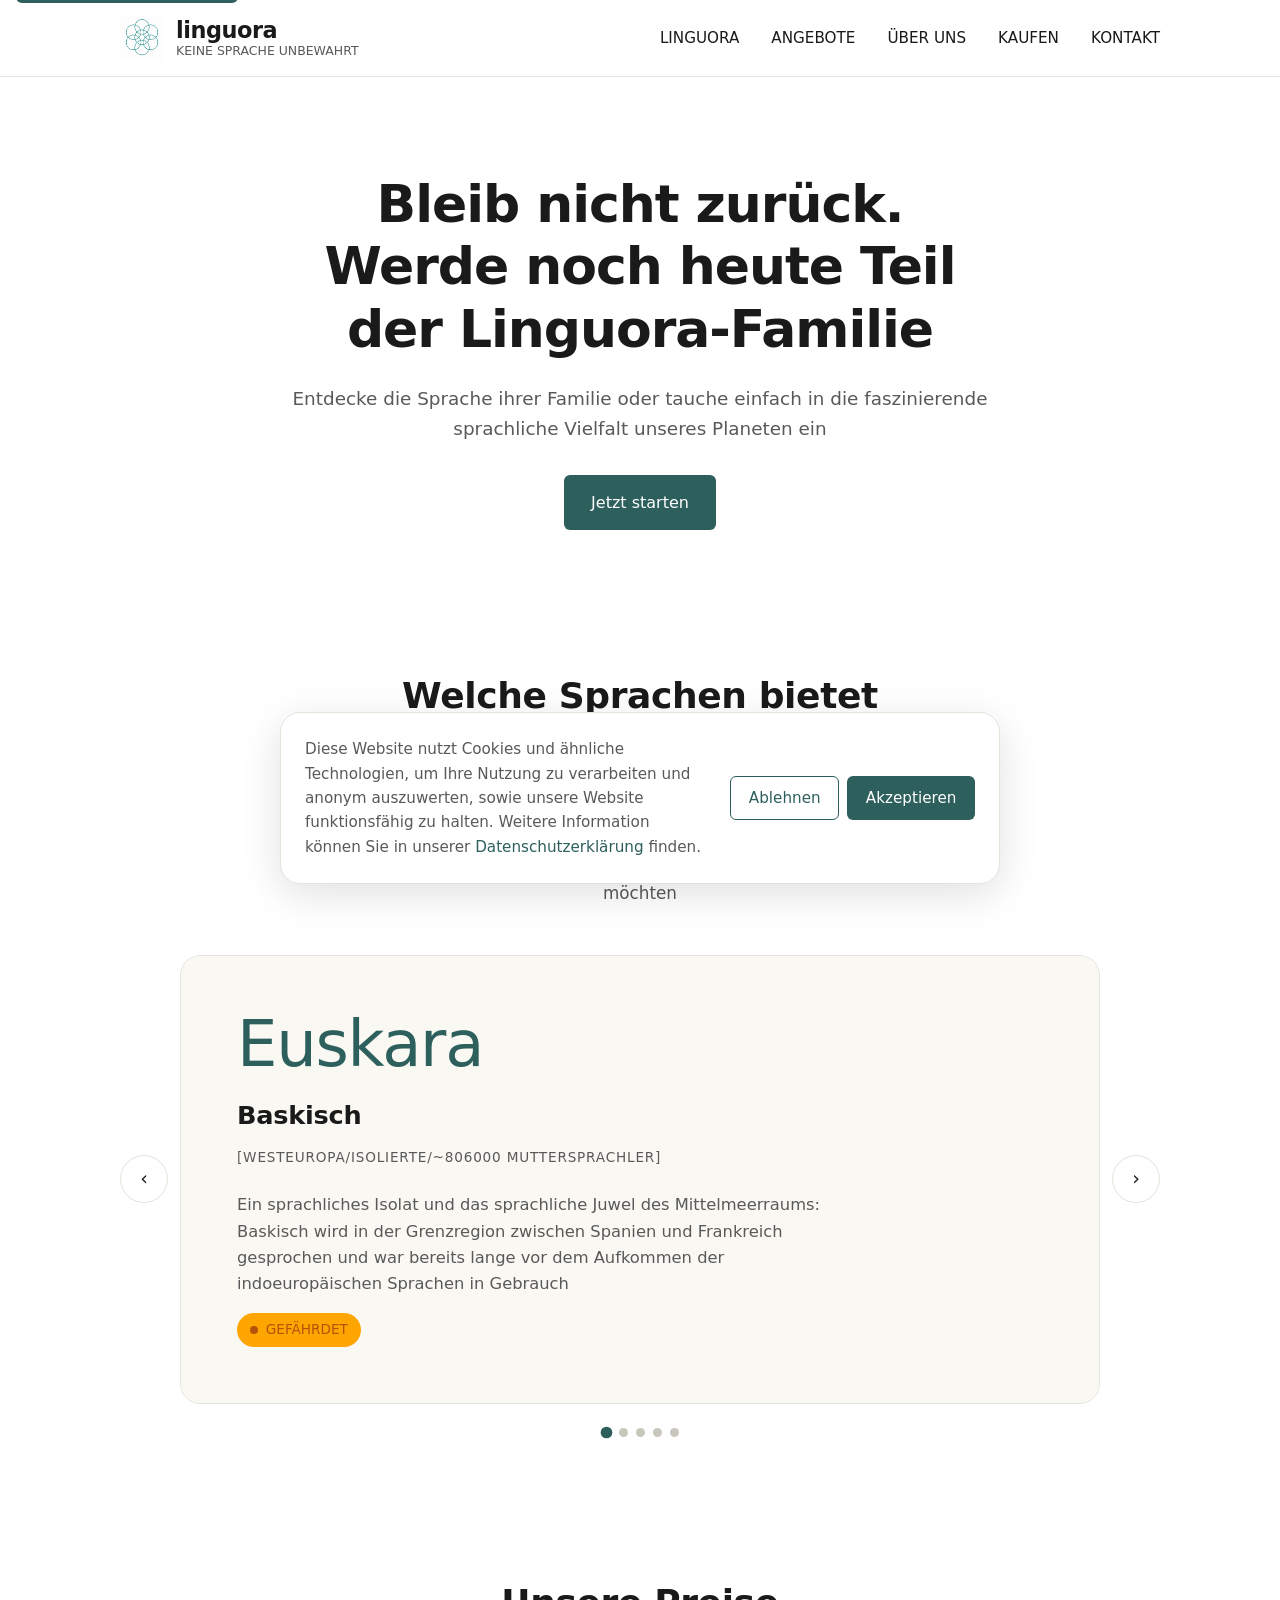
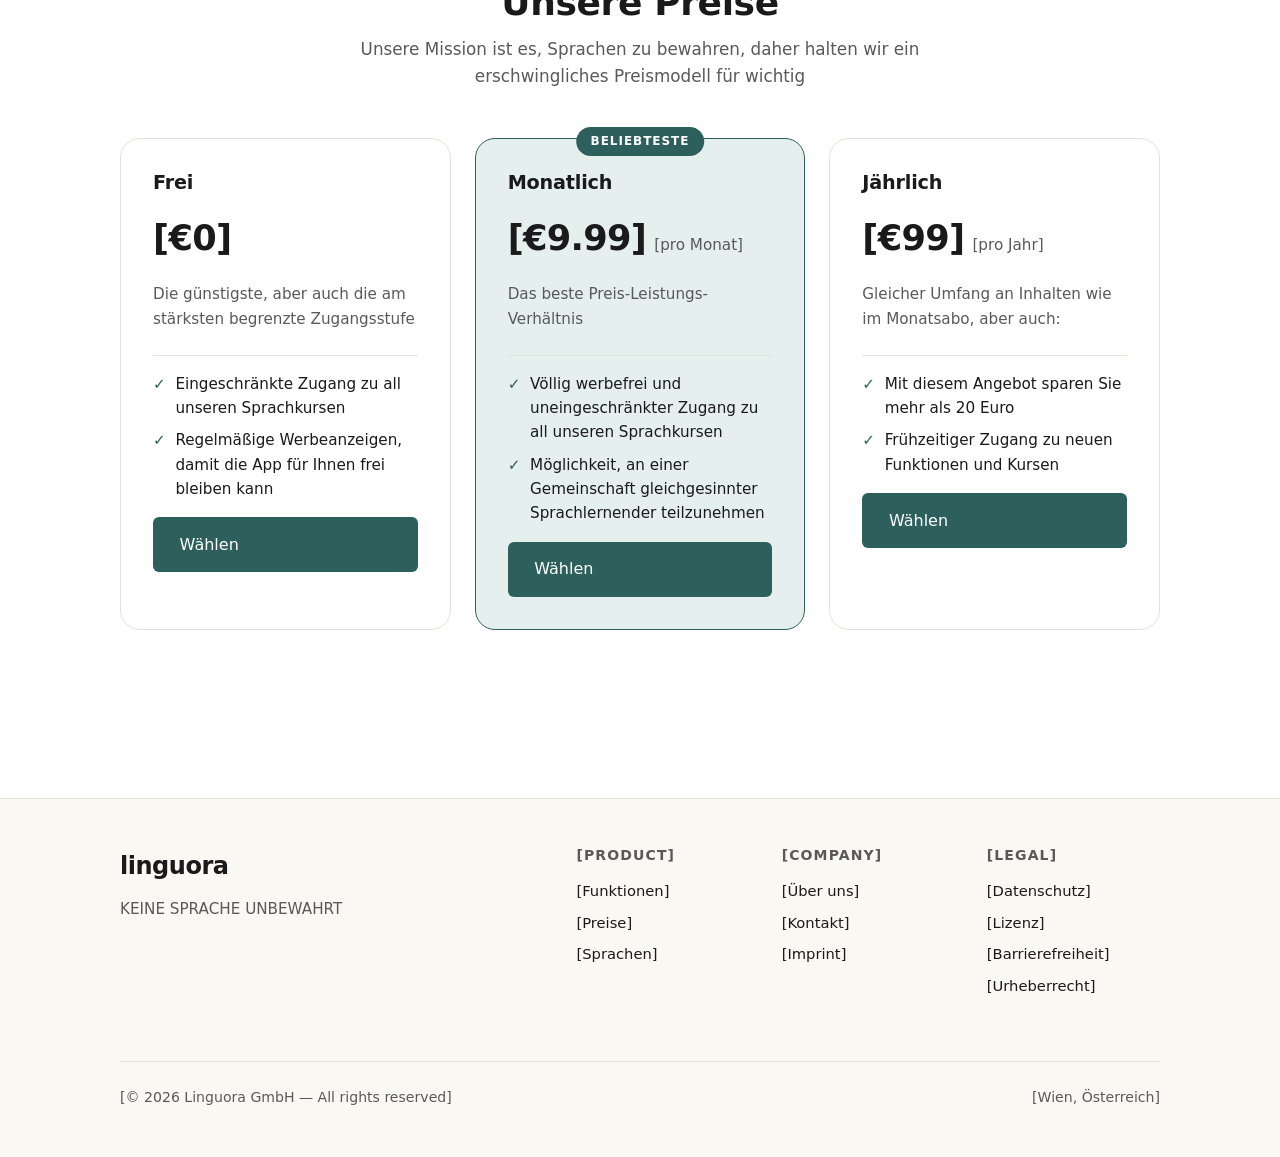
<file: index.html>
<!DOCTYPE html>
<html lang="en">
<head>
    <meta charset="UTF-8">
    <meta name="viewport" content="width=device-width, initial-scale=1.0">
    <title>Linguora</title>
    <link rel="stylesheet" href="style.css">
</head>
<body>
    
  <!-- Skip link for keyboard users -->
  <a class="skip-link" href="#main">[Skip to main content]</a>

  <!-- ============ HEADER ============ -->
  <header class="site-header">
    <div class="header-inner">
      <a href="#" class="brand" aria-label="linguora home">
        <div class="logo-slot" aria-hidden="true">
          <img src="assets/linguoraLogo.png" alt="">
        </div>
        <div class="brand-text">
          <span class="brand-name">linguora</span>
          <span class="brand-tagline">KEINE SPRACHE UNBEWAHRT</span>
        </div>
      </a>

      <nav class="primary-nav" aria-label="Primary">
        <a href="index.html">LINGUORA</a>
        <a href="product.html">ANGEBOTE</a>
        <a href="about.html">ÜBER UNS</a>
        <a href="buy.html">KAUFEN</a>
        <a href="contant.html">KONTAKT</a>
      </nav>
    </div>
  </header>

  <!-- ============ MAIN ============ -->
  <main id="main">

    <!-- Hero -->
    <section class="hero container" aria-labelledby="hero-heading">
      <h1 id="hero-heading">Bleib nicht zurück. Werde noch heute Teil der Linguora-Familie</h1>
      <p class="hero-sub">Entdecke die Sprache ihrer Familie oder tauche einfach in die faszinierende sprachliche Vielfalt unseres Planeten ein</p>
      <div class="hero-ctas">
        <a href="product.html" class="btn btn-primary">Jetzt starten</a>
      </div>
    </section>

    <!-- Language carousel -->
    <section class="languages container" aria-labelledby="languages-heading">
      <header class="section-header">
        <h2 id="languages-heading">Welche Sprachen bietet Linguora an?</h2>
        <p class="section-sub">Im Mittelpunkt unserer Philosophie steht die Überzeugung, dass alle Sprachen bewahrt sein sollen. Deshalb bieten wir weniger verbreitete Sprachen an — für alle, die wieder eine Verbindung zu ihrem kulturellen Erbe herstellen oder einfach ihren eigenen kulturellen Horizont erweitern möchten</p>
      </header>

      <div class="carousel" tabindex="0" aria-roledescription="carousel" aria-label="Featured languages">
        <button class="carousel-btn carousel-prev" aria-label="Previous language">
          <span aria-hidden="true">‹</span>
        </button>

        <div class="carousel-viewport">
          <div class="carousel-track" id="carousel-track">

            <article class="language-card" aria-roledescription="slide" aria-label="1 of 5">
              <span class="card-script">Euskara</span>
              <h3 class="card-name">Baskisch</h3>
              <p class="card-meta">[Westeuropa/isolierte/~806000 Muttersprachler]</p>
              <p class="card-desc">Ein sprachliches Isolat und das sprachliche Juwel des Mittelmeerraums: Baskisch wird in der Grenzregion zwischen Spanien und Frankreich gesprochen und war bereits lange vor dem Aufkommen der indoeuropäischen Sprachen in Gebrauch</p>
              <div class="card-status-endangered">
                <span class="status-dot" aria-hidden="true"></span>
                <span>GEFÄHRDET</span>
              </div>
            </article>

            <article class="language-card" aria-roledescription="slide" aria-label="2 of 5">
              <span class="card-script">ᠮᠠᠨᠵᡠ
ᡤᡳᠰᡠᠨ</span>
              <h3 class="card-name">Mandschurisch</h3>
              <p class="card-meta">[Ostasien/tungusische/~20 Muttersprachler]</p>
              <p class="card-desc">Mandschurisch war die Amtssprache der Qing-Dynastie in China. Heute hat die Sprache weniger als 100 Muttersprachler:innen, doch hat es drei Jahrhunderte der Weltgeschichte geprägt</p>
              <div class="card-status-extinction">
                <span class="status-dot" aria-hidden="true"></span>
                <span>MORIBUND</span>
              </div>
            </article>

            <article class="language-card" aria-roledescription="slide" aria-label="3 of 5">
              <span class="card-script">אידיש</span>
              <h3 class="card-name">Jiddisch</h3>
              <p class="card-meta">[Europa/westgermanische/~600000 Muttersprachler]</p>
              <p class="card-desc">Da Jiddisch über Jahrhunderte hinweg die vorherrschende Sprache des jüdischen Lebens in Europa war, verfügt es über ein umfangreiches kulturelles Erbe und wird heute weltweit in jüdischen Gemeinden gesprochen</p>
              <div class="card-status-endangered">
                <span class="status-dot" aria-hidden="true"></span>
                <span>GEFÄHRDET</span>
              </div>
            </article>

            <article class="language-card" aria-roledescription="slide" aria-label="4 of 5">
              <span class="card-script">Արեւմտահայերէն</span>
              <h3 class="card-name">Westarmenisch</h3>
              <p class="card-meta">[Westasien/armenische/~1500000 Muttersprachler]</p>
              <p class="card-desc">Eine der modernen Varianten der armenischen Sprache, gesprochen vor allem in den Diasporagemeinschaften weltweit. Westarmenisch unterscheidet sich vom Ostarmenischen in Aussprache und Rechtschreibung. Es besitzt auch eine reiche literaturische Tradition</p>
              <div class="card-status">
                <span class="status-dot" aria-hidden="true"></span>
                <span>POTENZIELL GEFÄHRDET</span>
              </div>
            </article>

            <article class="language-card" aria-roledescription="slide" aria-label="5 of 5">
              <span class="card-script">Nawatlahtolli</span>
              <h3 class="card-name">Nahuatl</h3>
              <p class="card-meta">[Nordamerika/nahua-sprache/~1700000 Muttersprachler]</p>
              <p class="card-desc">Die Sprache des historischen Aztekenreichs und bis heute eine der meistgesprochenen indigenen Sprachen Mexikos. Aus dem Nahuatl stammen solche Wörter wie Schokolade, Tomate und Avocado, die in viele Sprachen der Welt übergegangen sind</p>
              <div class="card-status">
                <span class="status-dot" aria-hidden="true"></span>
                <span>POTENZIELL GEFÄHRDET</span>
              </div>
            </article>

          </div>
        </div>

        <button class="carousel-btn carousel-next" aria-label="Next language">
          <span aria-hidden="true">›</span>
        </button>
      </div>

      <div class="carousel-dots" role="tablist" aria-label="Slide selector">
        <button class="carousel-dot is-active" role="tab" aria-selected="true" aria-label="Go to language 1"></button>
        <button class="carousel-dot" role="tab" aria-selected="false" aria-label="Go to language 2"></button>
        <button class="carousel-dot" role="tab" aria-selected="false" aria-label="Go to language 3"></button>
        <button class="carousel-dot" role="tab" aria-selected="false" aria-label="Go to language 4"></button>
        <button class="carousel-dot" role="tab" aria-selected="false" aria-label="Go to language 5"></button>
      </div>
    </section>

    <!-- Pricing -->
    <section class="pricing container" aria-labelledby="pricing-heading">
      <header class="section-header">
        <h2 id="pricing-heading">Unsere Preise</h2>
        <p class="section-sub">Unsere Mission ist es, Sprachen zu bewahren, daher halten wir ein erschwingliches Preismodell für wichtig</p>
      </header>

      <div class="pricing-grid">

        <article class="pricing-card">
          <h3 class="tier-name">Frei</h3>
          <p class="tier-price"><span class="price-amount">[€0]</span> <span class="price-period"></span></p>
          <p class="tier-desc">Die günstigste, aber auch die am stärksten begrenzte Zugangsstufe</p>
          <ul class="tier-features">
            <li>Eingeschränkte Zugang zu all unseren Sprachkursen</li>
            <li>Regelmäßige Werbeanzeigen, damit die App für Ihnen frei bleiben kann</li>
          </ul>
          <a href="buy.html?plan=monthly" class="btn btn-primary">Wählen</a>
        </article>

        <article class="pricing-card is-featured">
          <span class="featured-badge">Beliebteste</span>
          <h3 class="tier-name">Monatlich</h3>
          <p class="tier-price"><span class="price-amount">[€9.99]</span> <span class="price-period">[pro Monat]</span></p>
          <p class="tier-desc">Das beste Preis-Leistungs-Verhältnis</p>
          <ul class="tier-features">
            <li>Völlig werbefrei und uneingeschränkter Zugang zu all unseren Sprachkursen</li>
            <li>Möglichkeit, an einer Gemeinschaft gleichgesinnter Sprachlernender teilzunehmen</li>
          </ul>
          <a href="buy.html?plan=annual" class="btn btn-primary">Wählen</a>
        </article>

        <article class="pricing-card">
          <h3 class="tier-name">Jährlich</h3>
          <p class="tier-price"><span class="price-amount">[€99]</span> <span class="price-period">[pro Jahr]</span></p>
          <p class="tier-desc">Gleicher Umfang an Inhalten wie im Monatsabo, aber auch:</p>
          <ul class="tier-features">
            <li>Mit diesem Angebot sparen Sie mehr als 20 Euro</li>
            <li>Frühzeitiger Zugang zu neuen Funktionen und Kursen</li>
          </ul>
          <a href="buy.html?plan=lifetime" class="btn btn-primary">Wählen</a>
        </article>

      </div>
    </section>

  </main>

  <!-- ============ FOOTER ============ -->
  <footer class="site-footer">
    <div class="footer-inner">

      <div class="footer-brand">
        <span class="brand-name">linguora</span>
        <p class="footer-tagline">KEINE SPRACHE UNBEWAHRT</p>
      </div>

      <nav class="footer-nav" aria-label="Footer">
        <div class="footer-col">
          <h4>[Product]</h4>
          <a href="product.html">[Funktionen]</a>
          <a href="buy.html">[Preise]</a>
          <a href="index.html">[Sprachen]</a>
        </div>
        <div class="footer-col">
          <h4>[Company]</h4>
          <a href="about.html">[Über uns]</a>
          <a href="contant.html">[Kontakt]</a>
          <a href="imprint.html">[Imprint]</a>
        </div>
        <div class="footer-col">
          <h4>[Legal]</h4>
          <a href="privacy.html">[Datenschutz]</a>
          <a href="license.html">[Lizenz]</a>
          <a href="access.html">[Barrierefreiheit]</a>
          <a href="credits.html">[Urheberrecht]</a>
        </div>
      </nav>

      <div class="footer-meta">
        <p>[© 2026 Linguora GmbH — All rights reserved]</p>
        <p class="footer-address">[Wien, Österreich]</p>
      </div>

    </div>
  </footer>

<div id="cookie-banner" class="cookie-banner" role="dialog" aria-labelledby="cookie-title" hidden>
  <div class="cookie-content">
    <p id="cookie-title">Diese Website nutzt Cookies und ähnliche Technologien, um Ihre Nutzung zu verarbeiten und anonym auszuwerten, sowie unsere Website funktionsfähig zu halten. Weitere Information können Sie in unserer <a href="privacy.html">Datenschutzerklärung</a> finden.</p>
    <div class="cookie-actions">
      <button class="btn btn-secondary" data-cookie="reject">Ablehnen</button>
      <button class="btn btn-primary" data-cookie="accept">Akzeptieren</button>
    </div>
  </div>
</div>
    <script src="script.js"></script>
</body>
</html>
</file>
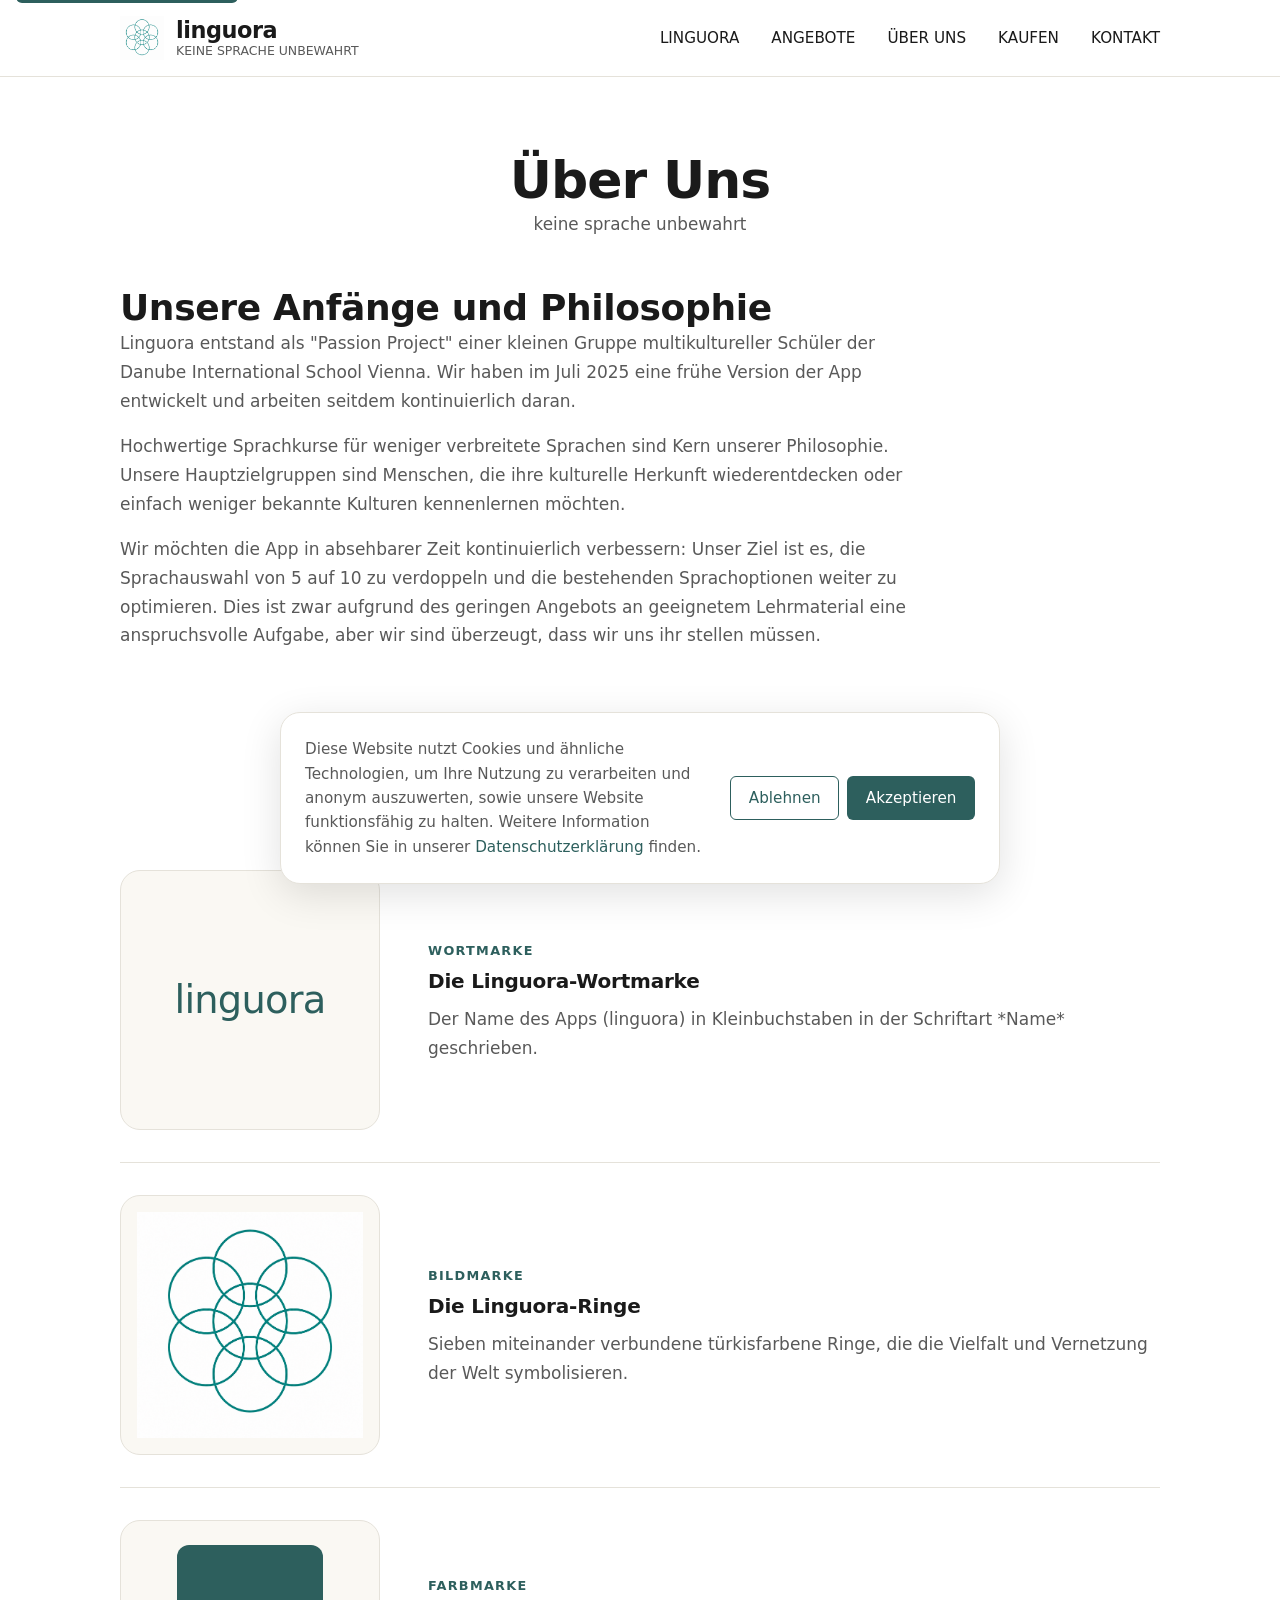
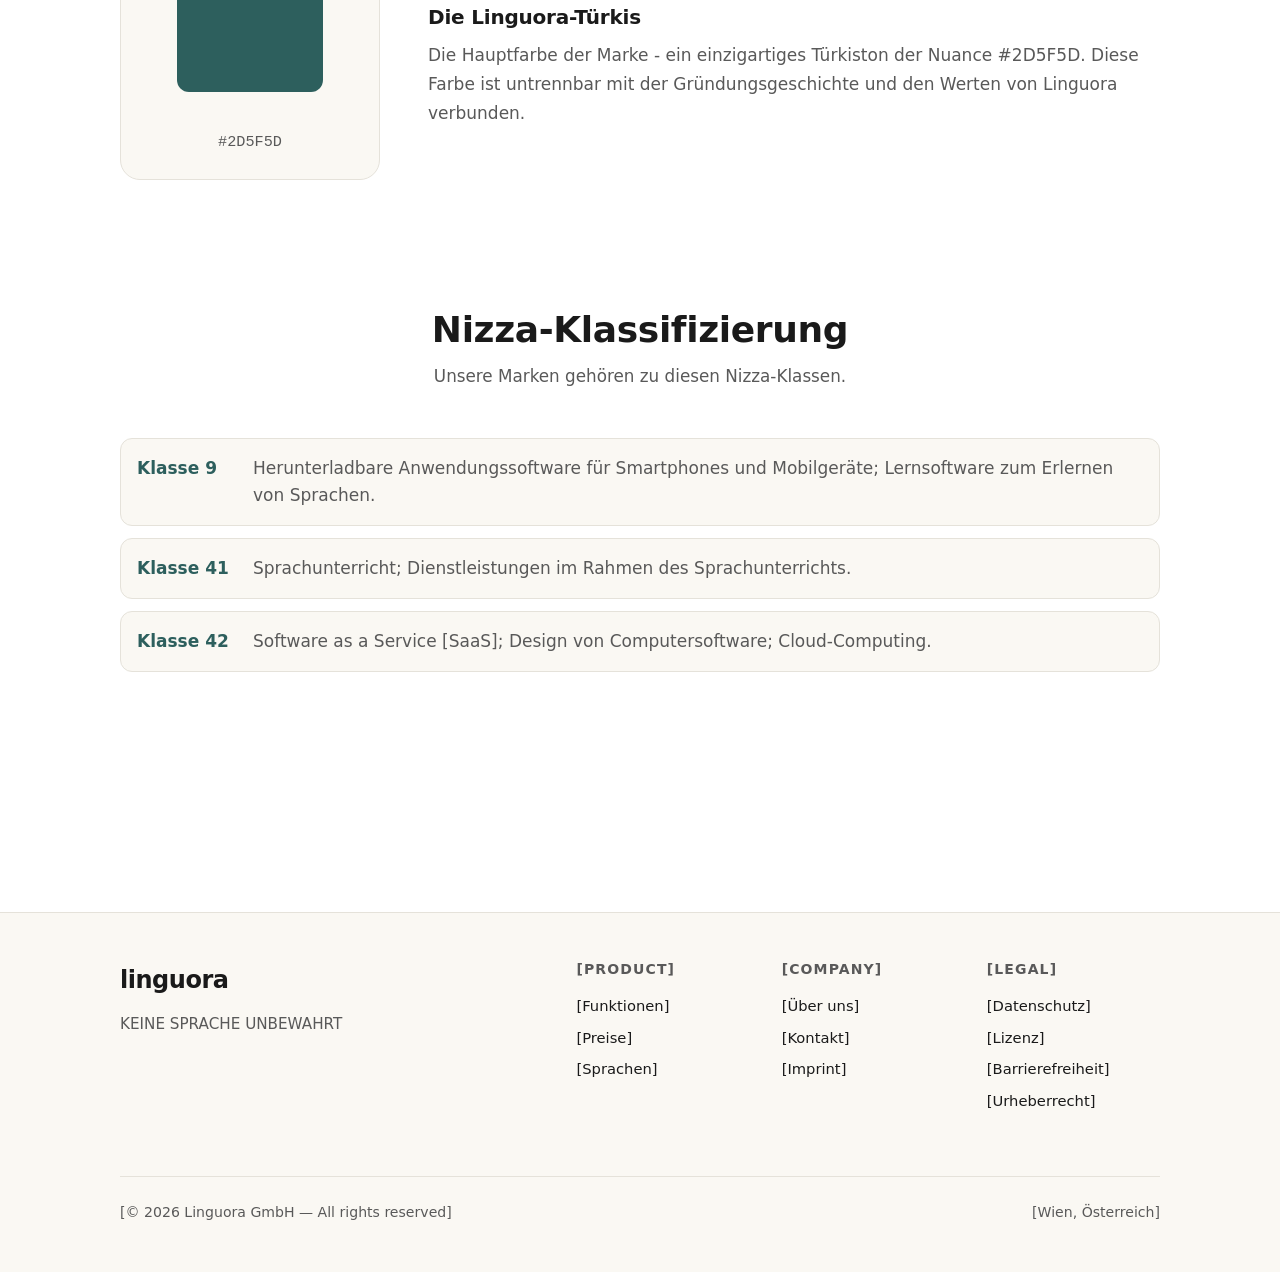
<file: about.html>
<!DOCTYPE html>
<html lang="en">
<head>
    <meta charset="UTF-8">
    <meta name="viewport" content="width=device-width, initial-scale=1.0">
    <title>Über Uns</title>
    <link rel="stylesheet" href="style.css">
</head>
<body>
      <!-- Skip link for keyboard users -->
  <a class="skip-link" href="#main">[Skip to main content]</a>

  <!-- ============ HEADER ============ -->
  <header class="site-header">
    <div class="header-inner">
      <a href="index.html" class="brand" aria-label="linguora home">
        <div class="logo-slot" aria-hidden="true">
          <img src="assets/linguoraLogo.png" alt="">
        </div>
        <div class="brand-text">
          <span class="brand-name">linguora</span>
          <span class="brand-tagline">KEINE SPRACHE UNBEWAHRT</span>
        </div>
      </a>

      <nav class="primary-nav" aria-label="Primary">
        <a href="index.html">LINGUORA</a>
        <a href="product.html">ANGEBOTE</a>
        <a href="about.html">ÜBER UNS</a>
        <a href="buy.html">KAUFEN</a>
        <a href="contant.html">KONTAKT</a>
      </nav>
    </div>
  </header>

    <main id="main">
    <section class="container about-container" aria-labelledby="about-heading">

      <header class="section-header">
        <h1 id="about-heading">Über Uns</h1>
        <p class="section-sub">keine sprache unbewahrt</p>
      </header>

      <!-- Company story -->
      <section class="about-story" aria-labelledby="story-heading">
        <h2 id="story-heading">Unsere Anfänge und Philosophie</h2>
        <p>Linguora entstand als "Passion Project" einer kleinen Gruppe multikultureller Schüler der Danube International School Vienna. Wir haben im Juli 2025 eine frühe Version der App entwickelt und arbeiten seitdem kontinuierlich daran. </p>
        <p>Hochwertige Sprachkurse für weniger verbreitete Sprachen sind Kern unserer Philosophie. Unsere Hauptzielgruppen sind Menschen, die ihre kulturelle Herkunft wiederentdecken oder einfach weniger bekannte Kulturen kennenlernen möchten.</p>
        <p>Wir möchten die App in absehbarer Zeit kontinuierlich verbessern: Unser Ziel ist es, die Sprachauswahl von 5 auf 10 zu verdoppeln und die bestehenden Sprachoptionen weiter zu optimieren. Dies ist zwar aufgrund des geringen Angebots an geeignetem Lehrmaterial eine anspruchsvolle Aufgabe, aber wir sind überzeugt, dass wir uns ihr stellen müssen.</p>
      </section>

      <!-- Trademarks -->
      <section class="about-trademarks" aria-labelledby="marks-heading">
        <header class="section-header">
          <h2 id="marks-heading">Unsere Marken</h2>
        </header>

        <article class="trademark">
          <div class="trademark-visual">
            <span class="wordmark-display">linguora</span>
          </div>
          <div class="trademark-info">
            <span class="trademark-type">Wortmarke</span>
            <h3>Die Linguora-Wortmarke</h3>
            <p>Der Name des Apps (linguora) in Kleinbuchstaben in der Schriftart *Name* geschrieben.</p>
          </div>
        </article>

        <article class="trademark">
          <div class="trademark-visual">
            <img src="assets/linguoraLogo.png" alt="Linguora Bildmarke">
          </div>
          <div class="trademark-info">
            <span class="trademark-type">Bildmarke</span>
            <h3>Die Linguora-Ringe</h3>
            <p>Sieben miteinander verbundene türkisfarbene Ringe, die die Vielfalt und Vernetzung der Welt symbolisieren.</p>
          </div>
        </article>

        <article class="trademark">
          <div class="trademark-visual farbmarke-visual">
            <div class="color-swatch" aria-hidden="true"></div>
            <span class="hex-code">#2D5F5D</span>
          </div>
          <div class="trademark-info">
            <span class="trademark-type">Farbmarke</span>
            <h3>Die Linguora-Türkis</h3>
            <p>Die Hauptfarbe der Marke - ein einzigartiges Türkiston der Nuance #2D5F5D. Diese Farbe ist untrennbar mit der Gründungsgeschichte und den Werten von Linguora verbunden.</p>
          </div>
        </article>

      </section>

      <!-- Nice classification -->
      <section class="about-classification" aria-labelledby="nice-heading">
        <header class="section-header">
          <h2 id="nice-heading">Nizza-Klassifizierung</h2>
          <p class="section-sub">Unsere Marken gehören zu diesen Nizza-Klassen.</p>
        </header>

        <ul class="nice-classes">
          <li>
            <strong>Klasse 9</strong>
            <span>Herunterladbare Anwendungssoftware für Smartphones und Mobilgeräte; Lernsoftware zum Erlernen von Sprachen.</span>
          </li>
          <li>
            <strong>Klasse 41</strong>
            <span>Sprachunterricht; Dienstleistungen im Rahmen des Sprachunterrichts.</span>
          </li>
          <li>
            <strong>Klasse 42</strong>
            <span>Software as a Service [SaaS]; Design von Computersoftware; Cloud-Computing.</span>
          </li>
        </ul>
      </section>

    </section>
  </main>

  <!-- ============ FOOTER ============ -->
  <footer class="site-footer">
    <div class="footer-inner">

      <div class="footer-brand">
        <span class="brand-name">linguora</span>
        <p class="footer-tagline">KEINE SPRACHE UNBEWAHRT</p>
      </div>

      <nav class="footer-nav" aria-label="Footer">
        <div class="footer-col">
          <h4>[Product]</h4>
          <a href="product.html">[Funktionen]</a>
          <a href="buy.html">[Preise]</a>
          <a href="index.html">[Sprachen]</a>
        </div>
        <div class="footer-col">
          <h4>[Company]</h4>
          <a href="about.html">[Über uns]</a>
          <a href="contant.html">[Kontakt]</a>
          <a href="imprint.html">[Imprint]</a>
        </div>
        <div class="footer-col">
          <h4>[Legal]</h4>
          <a href="privacy.html">[Datenschutz]</a>
          <a href="license.html">[Lizenz]</a>
          <a href="access.html">[Barrierefreiheit]</a>
          <a href="credits.html">[Urheberrecht]</a>
        </div>
      </nav>

      <div class="footer-meta">
        <p>[© 2026 Linguora GmbH — All rights reserved]</p>
        <p class="footer-address">[Wien, Österreich]</p>
      </div>

    </div>
  </footer>

<div id="cookie-banner" class="cookie-banner" role="dialog" aria-labelledby="cookie-title" hidden>
  <div class="cookie-content">
    <p id="cookie-title">Diese Website nutzt Cookies und ähnliche Technologien, um Ihre Nutzung zu verarbeiten und anonym auszuwerten, sowie unsere Website funktionsfähig zu halten. Weitere Information können Sie in unserer <a href="privacy.html">Datenschutzerklärung</a> finden.</p>
    <div class="cookie-actions">
      <button class="btn btn-secondary" data-cookie="reject">Ablehnen</button>
      <button class="btn btn-primary" data-cookie="accept">Akzeptieren</button>
    </div>
  </div>
</div>
    <script src="script.js"></script>
</body>
</html>
</file>
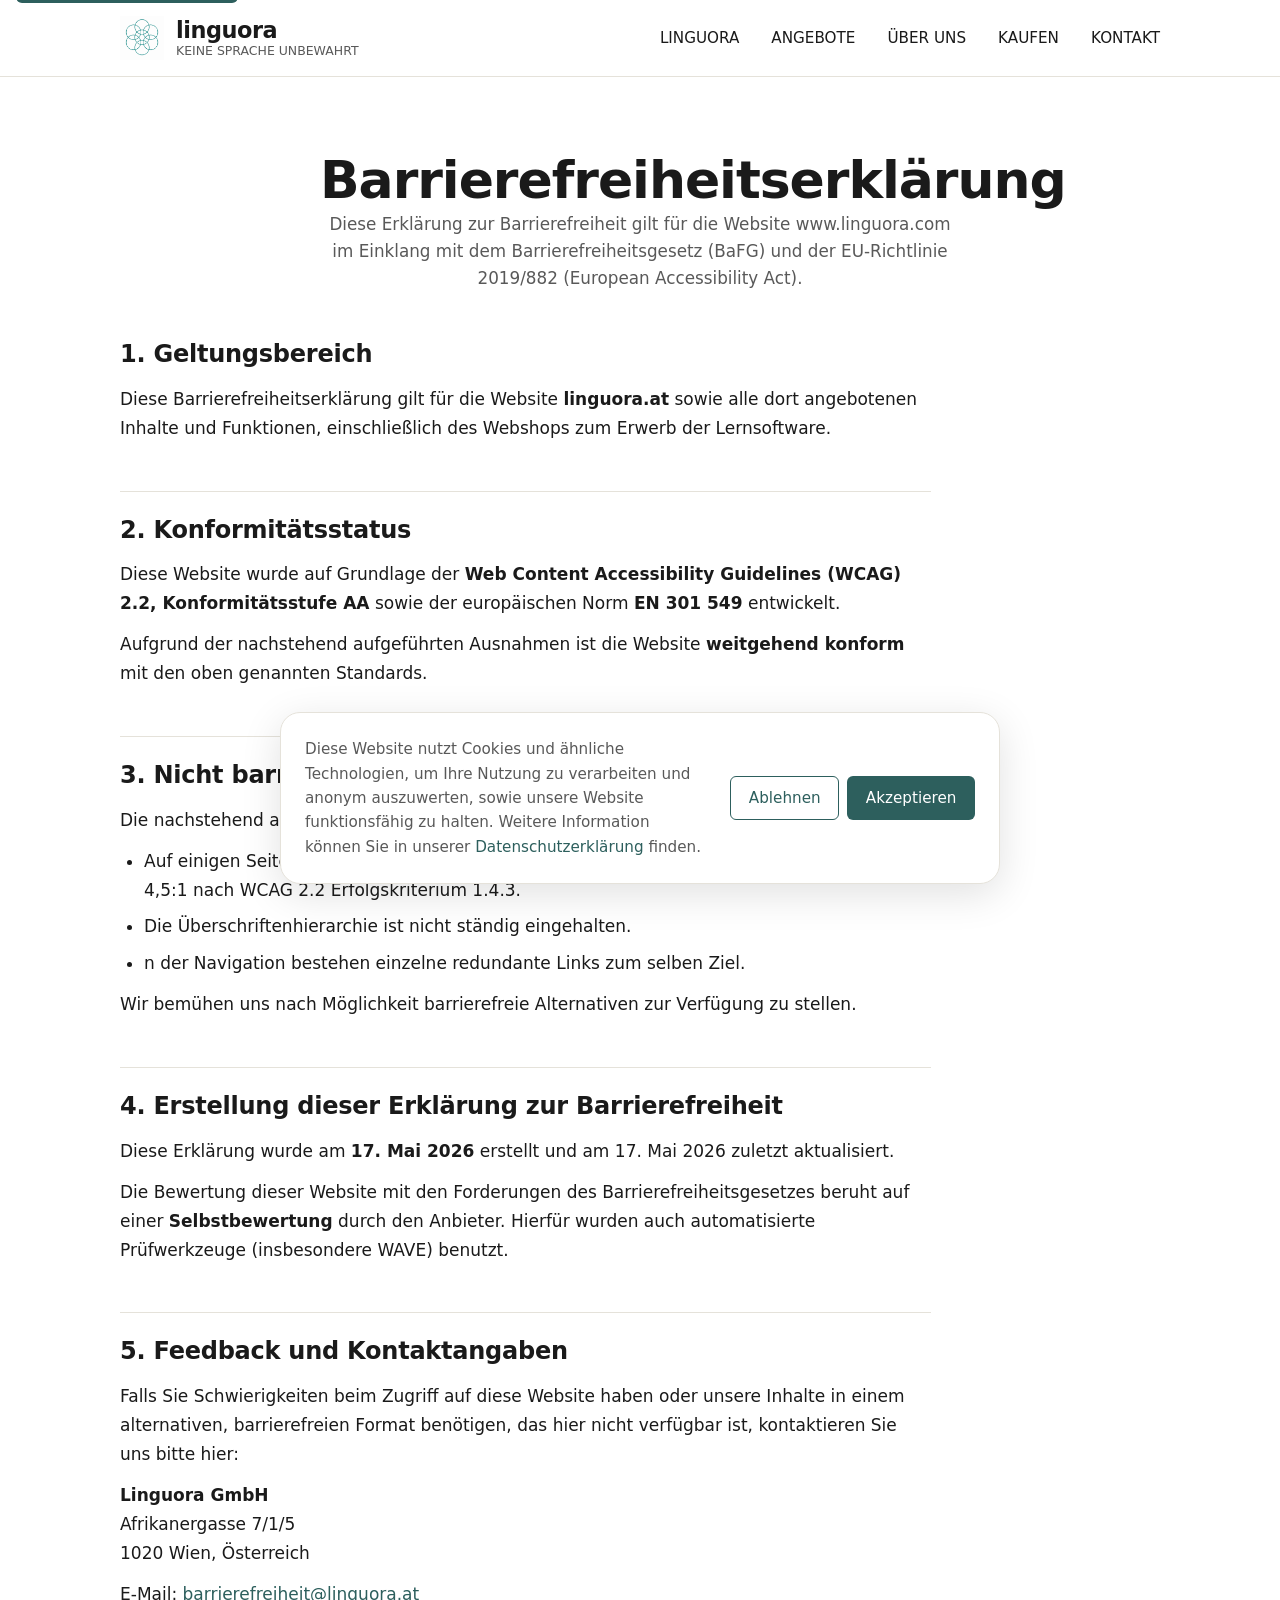
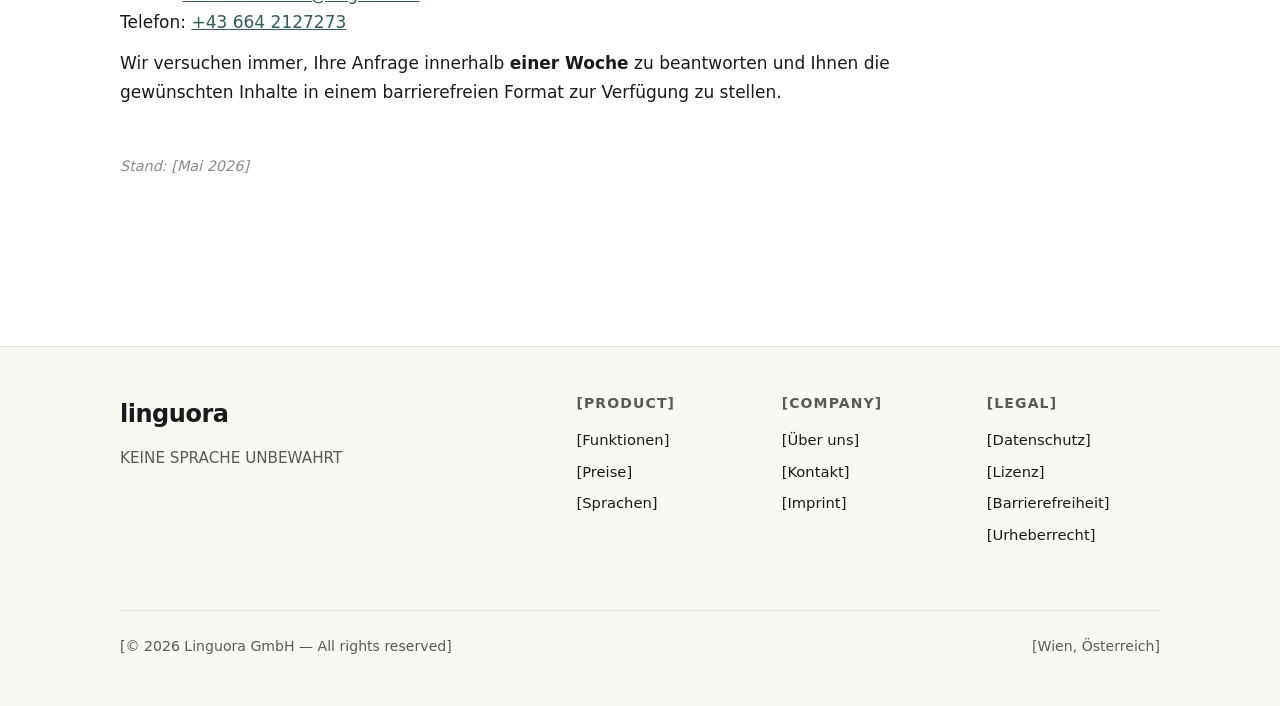
<file: access.html>
<!DOCTYPE html>
<html lang="en">
<head>
    <meta charset="UTF-8">
    <meta name="viewport" content="width=device-width, initial-scale=1.0">
    <title>Barrierefreiheit</title>
    <link rel="stylesheet" href="style.css">
</head>
<body>
      <!-- Skip link for keyboard users -->
  <a class="skip-link" href="#main">[Skip to main content]</a>

  <!-- ============ HEADER ============ -->
  <header class="site-header">
    <div class="header-inner">
      <a href="index.html" class="brand" aria-label="linguora home">
        <div class="logo-slot" aria-hidden="true">
          <img src="assets/linguoraLogo.png" alt="">
        </div>
        <div class="brand-text">
          <span class="brand-name">linguora</span>
          <span class="brand-tagline">KEINE SPRACHE UNBEWAHRT</span>
        </div>
      </a>

      <nav class="primary-nav" aria-label="Primary">
        <a href="index.html">LINGUORA</a>
        <a href="product.html">ANGEBOTE</a>
        <a href="about.html">ÜBER UNS</a>
        <a href="buy.html">KAUFEN</a>
        <a href="contant.html">KONTAKT</a>
      </nav>
    </div>
  </header>

    <main id="main">
    <section class="container privacy-container" aria-labelledby="access-heading">

      <header class="section-header">
        <h1 id="access-heading">Barrierefreiheitserklärung</h1>
        <p class="section-sub">Diese Erklärung zur Barrierefreiheit gilt für die Website www.linguora.com im Einklang mit dem Barrierefreiheitsgesetz (BaFG) und der EU-Richtlinie 2019/882 (European Accessibility Act).</p>
      </header>

      <div class="legal-content">

        <h2>1. Geltungsbereich</h2>
        <p>Diese Barrierefreiheitserklärung gilt für die Website <strong>linguora.at</strong> sowie alle dort angebotenen Inhalte und Funktionen, einschließlich des Webshops zum Erwerb der Lernsoftware.</p>

        <h2>2. Konformitätsstatus</h2>
        <p>Diese Website wurde auf Grundlage der <strong>Web Content Accessibility Guidelines (WCAG) 2.2, Konformitätsstufe AA</strong> sowie der europäischen Norm <strong>EN 301 549</strong> entwickelt.</p>
        <p>Aufgrund der nachstehend aufgeführten Ausnahmen ist die Website <strong>weitgehend konform</strong> mit den oben genannten Standards.</p>

        <h2>3. Nicht barrierefreie Inhalte</h2>
        <p>Die nachstehend aufgeführten Inhalte sind aus folgenden Gründen nicht barrierefrei:</p>
        <ul>
          <li>Auf einigen Seiten erreichen Textelemente nicht das vorgesehene Kontrastverhältnis von 4,5:1 nach WCAG 2.2 Erfolgskriterium 1.4.3.</li>
          <li>Die Überschriftenhierarchie ist nicht ständig eingehalten.</li>
          <li>n der Navigation bestehen einzelne redundante Links zum selben Ziel.</li>
        </ul>
        <p>Wir bemühen uns nach Möglichkeit barrierefreie Alternativen zur Verfügung zu stellen.</p>

        <h2>4. Erstellung dieser Erklärung zur Barrierefreiheit</h2>
        <p>Diese Erklärung wurde am <strong>17. Mai 2026</strong> erstellt und am 17. Mai 2026 zuletzt aktualisiert.</p>
        <p>Die Bewertung dieser Website mit den Forderungen des Barrierefreiheitsgesetzes beruht auf einer <strong>Selbstbewertung</strong> durch den Anbieter. Hierfür wurden auch automatisierte Prüfwerkzeuge (insbesondere WAVE) benutzt.</p>

        <h2>5. Feedback und Kontaktangaben</h2>
        <p>Falls Sie Schwierigkeiten beim Zugriff auf diese Website haben oder unsere Inhalte in einem alternativen, barrierefreien Format benötigen, das hier nicht verfügbar ist, kontaktieren Sie uns bitte hier:</p>
        <p>
          <strong>Linguora GmbH</strong><br>
          Afrikanergasse 7/1/5<br>
          1020 Wien, Österreich
        </p>
        <p>
          E-Mail: <a href="mailto:barrierefreiheit@linguora.at">barrierefreiheit@linguora.at</a><br>
          Telefon: <a href="tel:+436642127273">+43 664 2127273</a>
        </p>
        <p>Wir versuchen immer, Ihre Anfrage innerhalb <strong>einer Woche</strong> zu beantworten und Ihnen die gewünschten Inhalte in einem barrierefreien Format zur Verfügung zu stellen.</p>


      </div>

      <p class="legal-meta">Stand: [Mai 2026]</p>

    </section>
  </main>

  <!-- ============ FOOTER ============ -->
  <footer class="site-footer">
    <div class="footer-inner">

      <div class="footer-brand">
        <span class="brand-name">linguora</span>
        <p class="footer-tagline">KEINE SPRACHE UNBEWAHRT</p>
      </div>

      <nav class="footer-nav" aria-label="Footer">
        <div class="footer-col">
          <h4>[Product]</h4>
          <a href="product.html">[Funktionen]</a>
          <a href="buy.html">[Preise]</a>
          <a href="index.html">[Sprachen]</a>
        </div>
        <div class="footer-col">
          <h4>[Company]</h4>
          <a href="about.html">[Über uns]</a>
          <a href="contant.html">[Kontakt]</a>
          <a href="imprint.html">[Imprint]</a>
        </div>
        <div class="footer-col">
          <h4>[Legal]</h4>
          <a href="privacy.html">[Datenschutz]</a>
          <a href="license.html">[Lizenz]</a>
          <a href="access.html">[Barrierefreiheit]</a>
          <a href="credits.html">[Urheberrecht]</a>
        </div>
      </nav>

      <div class="footer-meta">
        <p>[© 2026 Linguora GmbH — All rights reserved]</p>
        <p class="footer-address">[Wien, Österreich]</p>
      </div>

    </div>
  </footer>

<div id="cookie-banner" class="cookie-banner" role="dialog" aria-labelledby="cookie-title" hidden>
  <div class="cookie-content">
    <p id="cookie-title">Diese Website nutzt Cookies und ähnliche Technologien, um Ihre Nutzung zu verarbeiten und anonym auszuwerten, sowie unsere Website funktionsfähig zu halten. Weitere Information können Sie in unserer <a href="privacy.html">Datenschutzerklärung</a> finden.</p>
    <div class="cookie-actions">
      <button class="btn btn-secondary" data-cookie="reject">Ablehnen</button>
      <button class="btn btn-primary" data-cookie="accept">Akzeptieren</button>
    </div>
  </div>
</div>
    <script src="script.js"></script>
</body>
</html>
</file>
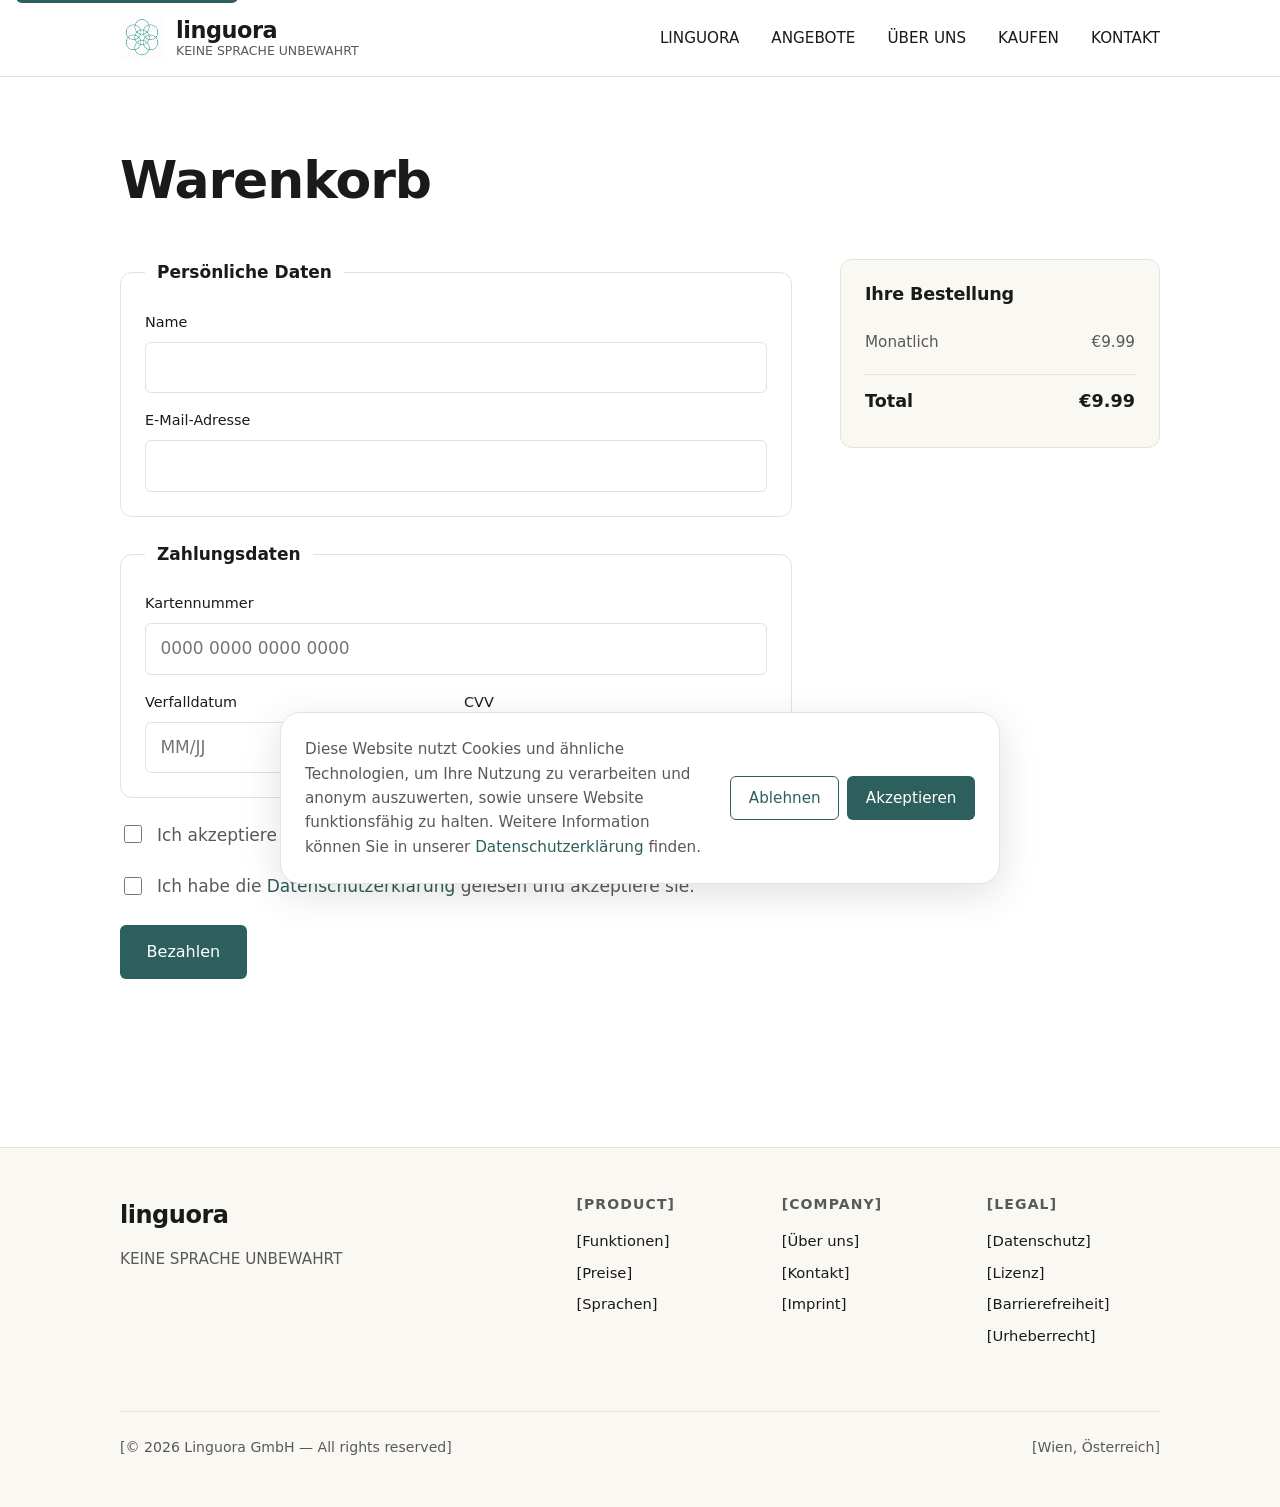
<file: buy.html>
<!DOCTYPE html>
<html lang="en">
<head>
    <meta charset="UTF-8">
    <meta name="viewport" content="width=device-width, initial-scale=1.0">
    <title>Kaufen</title>
    <link rel="stylesheet" href="style.css">
</head>
<body>
      <!-- Skip link for keyboard users -->
  <a class="skip-link" href="#main">[Skip to main content]</a>

  <!-- ============ HEADER ============ -->
  <header class="site-header">
    <div class="header-inner">
      <a href="index.html" class="brand" aria-label="linguora home">
        <div class="logo-slot" aria-hidden="true">
          <img src="assets/linguoraLogo.png" alt="">
        </div>
        <div class="brand-text">
          <span class="brand-name">linguora</span>
          <span class="brand-tagline">KEINE SPRACHE UNBEWAHRT</span>
        </div>
      </a>

      <nav class="primary-nav" aria-label="Primary">
        <a href="index.html">LINGUORA</a>
        <a href="product.html">ANGEBOTE</a>
        <a href="about.html">ÜBER UNS</a>
        <a href="buy.html">KAUFEN</a>
        <a href="contant.html">KONTAKT</a>
      </nav>
    </div>
  </header>
    <!-- ============ MAIN ============ -->
  <main id="main">
    <section class="container buy-container" aria-labelledby="buy-heading">
      <h1 id="buy-heading">Warenkorb</h1>

      <div class="buy-layout">

        <!-- Form -->
        <form id="buy-form" class="buy-form" novalidate>

          <fieldset>
            <legend>Persönliche Daten</legend>

            <div class="form-group">
              <label for="name">Name</label>
              <input type="text" id="name" name="name" required autocomplete="name">
            </div>

            <div class="form-group">
              <label for="email">E-Mail-Adresse</label>
              <input type="email" id="email" name="email" required autocomplete="email">
            </div>
          </fieldset>

          <fieldset>
            <legend>Zahlungsdaten</legend>

            <div class="form-group">
              <label for="cardnumber">Kartennummer</label>
              <input type="text" id="cardnumber" name="cardnumber" required inputmode="numeric" autocomplete="cc-number" placeholder="0000 0000 0000 0000">
            </div>

            <div class="form-row">
              <div class="form-group">
                <label for="expiry">Verfalldatum</label>
                <input type="text" id="expiry" name="expiry" required autocomplete="cc-exp" placeholder="MM/JJ">
              </div>
              <div class="form-group">
                <label for="cvv">CVV</label>
                <input type="text" id="cvv" name="cvv" required inputmode="numeric" autocomplete="cc-csc">
              </div>
            </div>
          </fieldset>

          <div class="checkbox-group">
            <input type="checkbox" id="terms" name="terms" required>
            <label for="terms">Ich akzeptiere die <a href="license.html">Lizenzbedingungen</a>.</label>
          </div>

          <div class="checkbox-group">
            <input type="checkbox" id="privacy" name="privacy" required>
            <label for="privacy">Ich habe die <a href="privacy.html">Datenschutzerklärung</a> gelesen und akzeptiere sie.</label>
          </div>

          <button type="submit" class="btn btn-primary buy-submit">Bezahlen</button>
        </form>

        <!-- Order summary -->
        <aside class="order-summary" aria-labelledby="order-heading">
          <h2 id="order-heading">Ihre Bestellung</h2>

          <div class="order-line">
            <span>Monatlich</span>
            <span>€9.99</span>
          </div>

          <div class="order-total">
            <span>Total</span>
            <span>€9.99</span>
          </div>
        </aside>

      </div>

      <!-- Success state (revealed after submit) -->
      <div id="buy-success" class="buy-success" role="status" aria-live="polite" tabindex="-1" hidden>
        <h2>Danke für Ihre Bestellung!</h2>
        <p>[Confirmation message — e.g. order details sent to email]</p>
        <a href="index.html" class="btn btn-secondary">Homepage</a>
      </div>

    </section>
  </main>

  <!-- ============ FOOTER ============ -->
  <footer class="site-footer">
    <div class="footer-inner">

      <div class="footer-brand">
        <span class="brand-name">linguora</span>
        <p class="footer-tagline">KEINE SPRACHE UNBEWAHRT</p>
      </div>

      <nav class="footer-nav" aria-label="Footer">
        <div class="footer-col">
          <h4>[Product]</h4>
          <a href="product.html">[Funktionen]</a>
          <a href="buy.html">[Preise]</a>
          <a href="index.html">[Sprachen]</a>
        </div>
        <div class="footer-col">
          <h4>[Company]</h4>
          <a href="about.html">[Über uns]</a>
          <a href="contant.html">[Kontakt]</a>
          <a href="imprint.html">[Imprint]</a>
        </div>
        <div class="footer-col">
          <h4>[Legal]</h4>
          <a href="privacy.html">[Datenschutz]</a>
          <a href="license.html">[Lizenz]</a>
          <a href="access.html">[Barrierefreiheit]</a>
          <a href="credits.html">[Urheberrecht]</a>
        </div>
      </nav>

      <div class="footer-meta">
        <p>[© 2026 Linguora GmbH — All rights reserved]</p>
        <p class="footer-address">[Wien, Österreich]</p>
      </div>

    </div>
  </footer>

<div id="cookie-banner" class="cookie-banner" role="dialog" aria-labelledby="cookie-title" hidden>
  <div class="cookie-content">
    <p id="cookie-title">Diese Website nutzt Cookies und ähnliche Technologien, um Ihre Nutzung zu verarbeiten und anonym auszuwerten, sowie unsere Website funktionsfähig zu halten. Weitere Information können Sie in unserer <a href="privacy.html">Datenschutzerklärung</a> finden.</p>
    <div class="cookie-actions">
      <button class="btn btn-secondary" data-cookie="reject">Ablehnen</button>
      <button class="btn btn-primary" data-cookie="accept">Akzeptieren</button>
    </div>
  </div>
</div>
    <script src="script.js"></script>
</body>
</html>
</file>
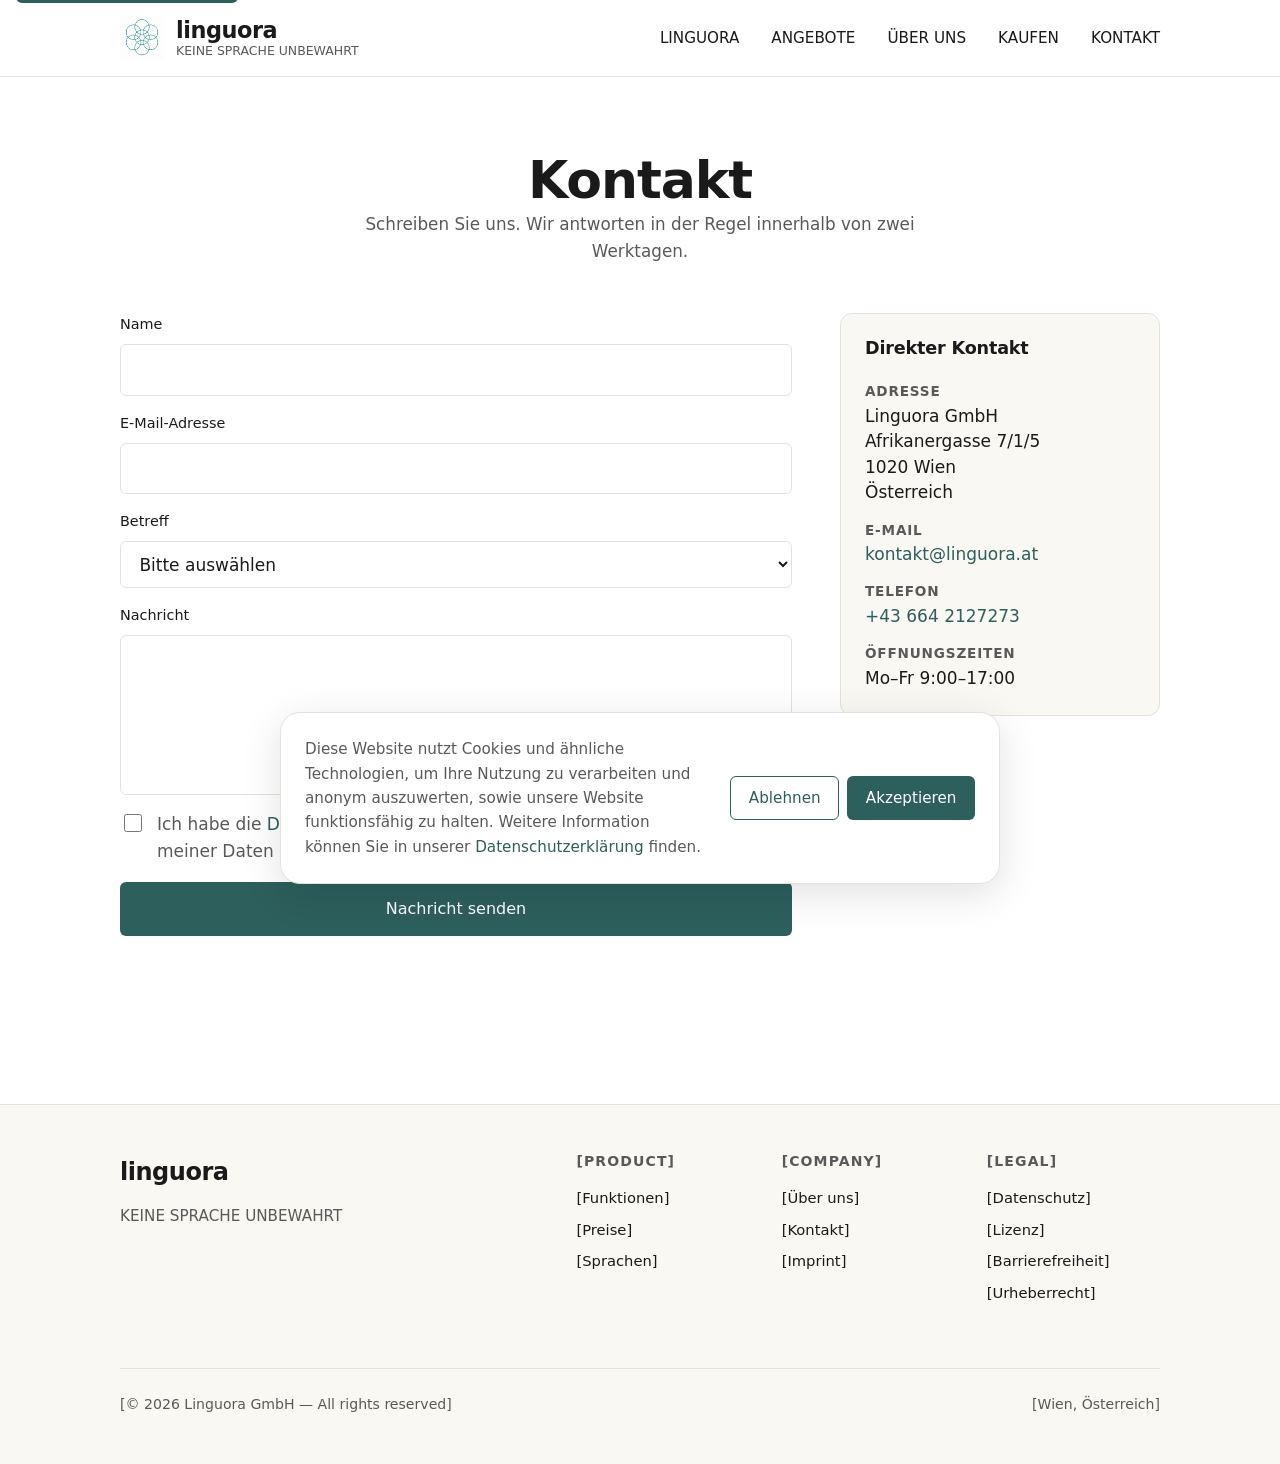
<file: contant.html>
<!DOCTYPE html>
<html lang="en">
<head>
    <meta charset="UTF-8">
    <meta name="viewport" content="width=device-width, initial-scale=1.0">
    <title>Kontakt</title>
    <link rel="stylesheet" href="style.css">
</head>
<body>
      <!-- Skip link for keyboard users -->
  <a class="skip-link" href="#main">[Skip to main content]</a>

  <!-- ============ HEADER ============ -->
  <header class="site-header">
    <div class="header-inner">
      <a href="index.html" class="brand" aria-label="linguora home">
        <div class="logo-slot" aria-hidden="true">
          <img src="assets/linguoraLogo.png" alt="">
        </div>
        <div class="brand-text">
          <span class="brand-name">linguora</span>
          <span class="brand-tagline">KEINE SPRACHE UNBEWAHRT</span>
        </div>
      </a>

      <nav class="primary-nav" aria-label="Primary">
        <a href="index.html">LINGUORA</a>
        <a href="product.html">ANGEBOTE</a>
        <a href="about.html">ÜBER UNS</a>
        <a href="buy.html">KAUFEN</a>
        <a href="contant.html">KONTAKT</a>
      </nav>
    </div>
  </header>

    <main id="main">
    <section class="container contact-container" aria-labelledby="contact-heading">

      <header class="section-header">
        <h1 id="contact-heading">Kontakt</h1>
        <p class="section-sub">Schreiben Sie uns. Wir antworten in der Regel innerhalb von zwei Werktagen.</p>
      </header>

      <div class="contact-grid">

        <form id="contact-form" class="contact-form" novalidate>

          <div class="form-group">
            <label for="contact-name">Name</label>
            <input type="text" id="contact-name" name="name" required autocomplete="name">
          </div>

          <div class="form-group">
            <label for="contact-email">E-Mail-Adresse</label>
            <input type="email" id="contact-email" name="email" required autocomplete="email">
          </div>

          <div class="form-group">
            <label for="contact-subject">Betreff</label>
            <select id="contact-subject" name="subject" required>
              <option value="">Bitte auswählen</option>
              <option value="general">Allgemeine Anfrage</option>
              <option value="support">Support</option>
              <option value="press">Presse</option>
              <option value="partnership">Partnerschaft</option>
            </select>
          </div>

          <div class="form-group">
            <label for="contact-message">Nachricht</label>
            <textarea id="contact-message" name="message" rows="5" required></textarea>
          </div>

          <div class="checkbox-group">
            <input type="checkbox" id="contact-privacy" name="privacy" required>
            <label for="contact-privacy">Ich habe die <a href="privacy.html">Datenschutzerklärung</a> gelesen und stimme der Verarbeitung meiner Daten zur Bearbeitung dieser Anfrage zu.</label>
          </div>

          <button type="submit" class="btn btn-primary">Nachricht senden</button>
        </form>

        <aside class="contact-info" aria-labelledby="contact-info-heading">
          <h2 id="contact-info-heading">Direkter Kontakt</h2>

          <div class="contact-item">
            <h3>Adresse</h3>
            <p>
              Linguora GmbH<br>
              Afrikanergasse 7/1/5<br>
              1020 Wien<br>
              Österreich
            </p>
          </div>

          <div class="contact-item">
            <h3>E-Mail</h3>
            <p><a href="mailto:kontakt@linguora.at">kontakt@linguora.at</a></p>
          </div>

          <div class="contact-item">
            <h3>Telefon</h3>
            <p><a href="tel:+436642127273">+43 664 2127273</a></p>
          </div>

          <div class="contact-item">
            <h3>Öffnungszeiten</h3>
            <p>Mo–Fr 9:00–17:00</p>
          </div>
        </aside>

      </div>

      <div id="contact-success" class="buy-success" role="status" aria-live="polite" tabindex="-1" hidden>
        <h2>Vielen Dank!</h2>
        <p>Ihre Nachricht wurde gesendet. Wir melden uns innerhalb von zwei Werktagen bei Ihnen.</p>
        <a href="index.html" class="btn btn-secondary">Zurück zur Startseite</a>
      </div>

    </section>
  </main>

  <!-- ============ FOOTER ============ -->
  <footer class="site-footer">
    <div class="footer-inner">

      <div class="footer-brand">
        <span class="brand-name">linguora</span>
        <p class="footer-tagline">KEINE SPRACHE UNBEWAHRT</p>
      </div>

      <nav class="footer-nav" aria-label="Footer">
        <div class="footer-col">
          <h4>[Product]</h4>
          <a href="product.html">[Funktionen]</a>
          <a href="buy.html">[Preise]</a>
          <a href="index.html">[Sprachen]</a>
        </div>
        <div class="footer-col">
          <h4>[Company]</h4>
          <a href="about.html">[Über uns]</a>
          <a href="contant.html">[Kontakt]</a>
          <a href="imprint.html">[Imprint]</a>
        </div>
        <div class="footer-col">
          <h4>[Legal]</h4>
          <a href="privacy.html">[Datenschutz]</a>
          <a href="license.html">[Lizenz]</a>
          <a href="access.html">[Barrierefreiheit]</a>
          <a href="credits.html">[Urheberrecht]</a>
        </div>
      </nav>

      <div class="footer-meta">
        <p>[© 2026 Linguora GmbH — All rights reserved]</p>
        <p class="footer-address">[Wien, Österreich]</p>
      </div>

    </div>
  </footer>

<div id="cookie-banner" class="cookie-banner" role="dialog" aria-labelledby="cookie-title" hidden>
  <div class="cookie-content">
    <p id="cookie-title">Diese Website nutzt Cookies und ähnliche Technologien, um Ihre Nutzung zu verarbeiten und anonym auszuwerten, sowie unsere Website funktionsfähig zu halten. Weitere Information können Sie in unserer <a href="privacy.html">Datenschutzerklärung</a> finden.</p>
    <div class="cookie-actions">
      <button class="btn btn-secondary" data-cookie="reject">Ablehnen</button>
      <button class="btn btn-primary" data-cookie="accept">Akzeptieren</button>
    </div>
  </div>
</div>
    <script src="script.js"></script>
</body>
</html>
</file>
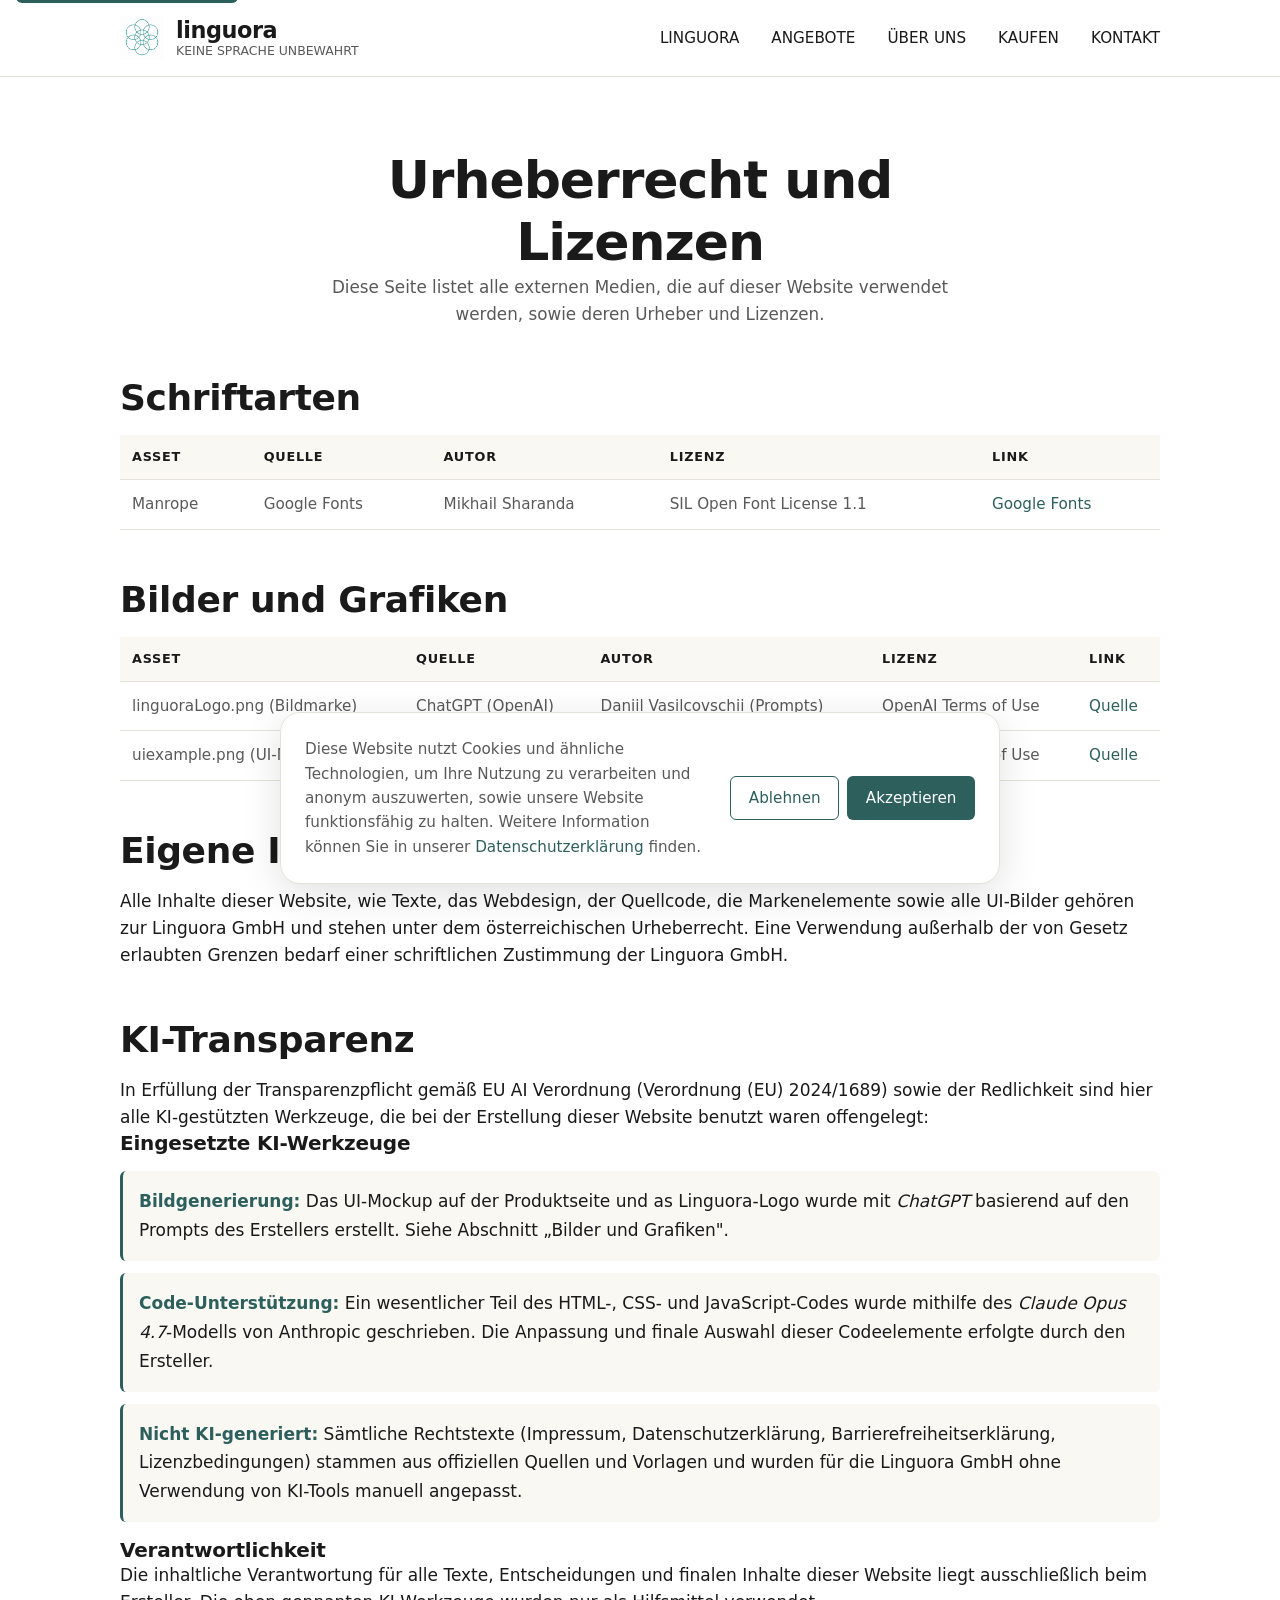
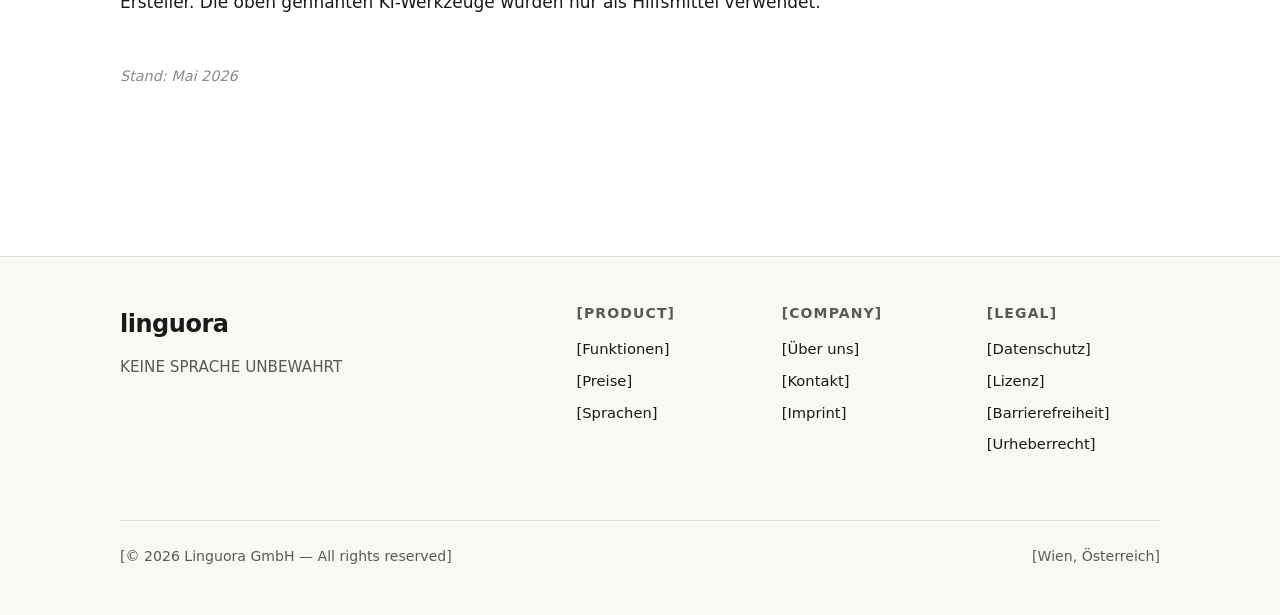
<file: credits.html>
<!DOCTYPE html>
<html lang="en">
<head>
    <meta charset="UTF-8">
    <meta name="viewport" content="width=device-width, initial-scale=1.0">
    <title>Urheberrecht</title>
    <link rel="stylesheet" href="style.css">
</head>
<body>
      <!-- Skip link for keyboard users -->
  <a class="skip-link" href="#main">[Skip to main content]</a>

  <!-- ============ HEADER ============ -->
  <header class="site-header">
    <div class="header-inner">
      <a href="index.html" class="brand" aria-label="linguora home">
        <div class="logo-slot" aria-hidden="true">
          <img src="assets/linguoraLogo.png" alt="">
        </div>
        <div class="brand-text">
          <span class="brand-name">linguora</span>
          <span class="brand-tagline">KEINE SPRACHE UNBEWAHRT</span>
        </div>
      </a>

      <nav class="primary-nav" aria-label="Primary">
        <a href="index.html">LINGUORA</a>
        <a href="product.html">ANGEBOTE</a>
        <a href="about.html">ÜBER UNS</a>
        <a href="buy.html">KAUFEN</a>
        <a href="contant.html">KONTAKT</a>
      </nav>
    </div>
  </header>

    <main id="main">
    <section class="container credits-container" aria-labelledby="credits-heading">

      <header class="section-header">
        <h1 id="credits-heading">Urheberrecht und Lizenzen</h1>
        <p class="section-sub">Diese Seite listet alle externen Medien, die auf dieser Website verwendet werden, sowie deren Urheber und Lizenzen.</p>
      </header>

      <!-- Fonts -->
      <section class="credits-section" aria-labelledby="fonts-heading">
        <h2 id="fonts-heading">Schriftarten</h2>
        <table class="credits-table">
          <thead>
            <tr>
              <th>Asset</th>
              <th>Quelle</th>
              <th>Autor</th>
              <th>Lizenz</th>
              <th>Link</th>
            </tr>
          </thead>
          <tbody>
            <tr>
              <td>Manrope</td>
              <td>Google Fonts</td>
              <td>Mikhail Sharanda</td>
              <td>SIL Open Font License 1.1</td>
              <td><a href="https://fonts.google.com/specimen/Manrope" target="_blank" rel="noopener">Google Fonts</a></td>
            </tr>
          </tbody>
        </table>
      </section>

      <!-- Images -->
      <section class="credits-section" aria-labelledby="images-heading">
        <h2 id="images-heading">Bilder und Grafiken</h2>
        <table class="credits-table">
          <thead>
            <tr>
              <th>Asset</th>
              <th>Quelle</th>
              <th>Autor</th>
              <th>Lizenz</th>
              <th>Link</th>
            </tr>
          </thead>
          <tbody>
            <tr>
              <td>linguoraLogo.png (Bildmarke)</td>
              <td>ChatGPT (OpenAI)</td>
              <td>Daniil Vasilcovschii (Prompts)</td>
              <td>OpenAI Terms of Use</td>
              <td><a href="https://openai.com/en-GB/policies/terms-of-use/" target="_blank" rel="noopener">Quelle</a></td>
            </tr>
            <tr>
              <td>uiexample.png (UI-Mockup)</td>
              <td>ChatGPT (OpenAI)</td>
              <td>Daniil Vasilcovschii (Prompts)</td>
              <td>OpenAI Terms of Use</td>
              <td><a href="https://openai.com/en-GB/policies/terms-of-use/" target="_blank" rel="noopener">Quelle</a></td>
            </tr>
          </tbody>
        </table>
      </section>

      <!-- Own content statement -->
      <section class="credits-section" aria-labelledby="own-heading">
        <h2 id="own-heading">Eigene Inhalte</h2>
        <p>Alle Inhalte dieser Website, wie Texte, das Webdesign, der Quellcode, die Markenelemente sowie alle UI-Bilder gehören zur Linguora GmbH und stehen unter dem österreichischen Urheberrecht. Eine Verwendung außerhalb der von Gesetz erlaubten Grenzen bedarf einer schriftlichen Zustimmung der Linguora GmbH.</p>
      </section>

<!-- AI / Tool disclosure -->
<section class="credits-section" aria-labelledby="ai-heading">
  <h2 id="ai-heading">KI-Transparenz</h2>
  <p>In Erfüllung der Transparenzpflicht gemäß EU AI Verordnung (Verordnung (EU) 2024/1689) sowie der Redlichkeit sind hier alle KI-gestützten Werkzeuge, die bei der Erstellung dieser Website benutzt waren offengelegt:</p>

  <h3>Eingesetzte KI-Werkzeuge</h3>
  <ul class="ai-disclosure-list">
    <li>
      <strong>Bildgenerierung:</strong>
       Das UI-Mockup auf der Produktseite und as Linguora-Logo wurde mit <em>ChatGPT</em> basierend auf den Prompts des Erstellers erstellt. Siehe Abschnitt „Bilder und Grafiken".
    </li>
    <li>
      <strong>Code-Unterstützung:</strong>
      Ein wesentlicher Teil des HTML-, CSS- und JavaScript-Codes wurde mithilfe des <em>Claude Opus 4.7</em>-Modells von Anthropic geschrieben. Die Anpassung und finale Auswahl dieser Codeelemente erfolgte durch den Ersteller.
    </li>
    <li>
      <strong>Nicht KI-generiert:</strong>
      Sämtliche Rechtstexte (Impressum, Datenschutzerklärung, Barrierefreiheitserklärung, Lizenzbedingungen) stammen aus offiziellen Quellen und Vorlagen und wurden für die Linguora GmbH ohne Verwendung von KI-Tools manuell angepasst.
    </li>
  </ul>

  <h3>Verantwortlichkeit</h3>
  <p>Die inhaltliche Verantwortung für alle Texte, Entscheidungen und finalen Inhalte dieser Website liegt ausschließlich beim Ersteller. Die oben gennanten KI-Werkzeuge wurden nur als Hilfsmittel verwendet.</p>
</section>

      <p class="legal-meta">Stand: Mai 2026</p>

    </section>
  </main>

  <!-- ============ FOOTER ============ -->
  <footer class="site-footer">
    <div class="footer-inner">

      <div class="footer-brand">
        <span class="brand-name">linguora</span>
        <p class="footer-tagline">KEINE SPRACHE UNBEWAHRT</p>
      </div>

      <nav class="footer-nav" aria-label="Footer">
        <div class="footer-col">
          <h4>[Product]</h4>
          <a href="product.html">[Funktionen]</a>
          <a href="buy.html">[Preise]</a>
          <a href="index.html">[Sprachen]</a>
        </div>
        <div class="footer-col">
          <h4>[Company]</h4>
          <a href="about.html">[Über uns]</a>
          <a href="contant.html">[Kontakt]</a>
          <a href="imprint.html">[Imprint]</a>
        </div>
        <div class="footer-col">
          <h4>[Legal]</h4>
          <a href="privacy.html">[Datenschutz]</a>
          <a href="license.html">[Lizenz]</a>
          <a href="access.html">[Barrierefreiheit]</a>
          <a href="credits.html">[Urheberrecht]</a>
        </div>
      </nav>

      <div class="footer-meta">
        <p>[© 2026 Linguora GmbH — All rights reserved]</p>
        <p class="footer-address">[Wien, Österreich]</p>
      </div>

    </div>
  </footer>

<div id="cookie-banner" class="cookie-banner" role="dialog" aria-labelledby="cookie-title" hidden>
  <div class="cookie-content">
    <p id="cookie-title">Diese Website nutzt Cookies und ähnliche Technologien, um Ihre Nutzung zu verarbeiten und anonym auszuwerten, sowie unsere Website funktionsfähig zu halten. Weitere Information können Sie in unserer <a href="privacy.html">Datenschutzerklärung</a> finden.</p>
    <div class="cookie-actions">
      <button class="btn btn-secondary" data-cookie="reject">Ablehnen</button>
      <button class="btn btn-primary" data-cookie="accept">Akzeptieren</button>
    </div>
  </div>
</div>
    <script src="script.js"></script>
</body>
</html>
</file>
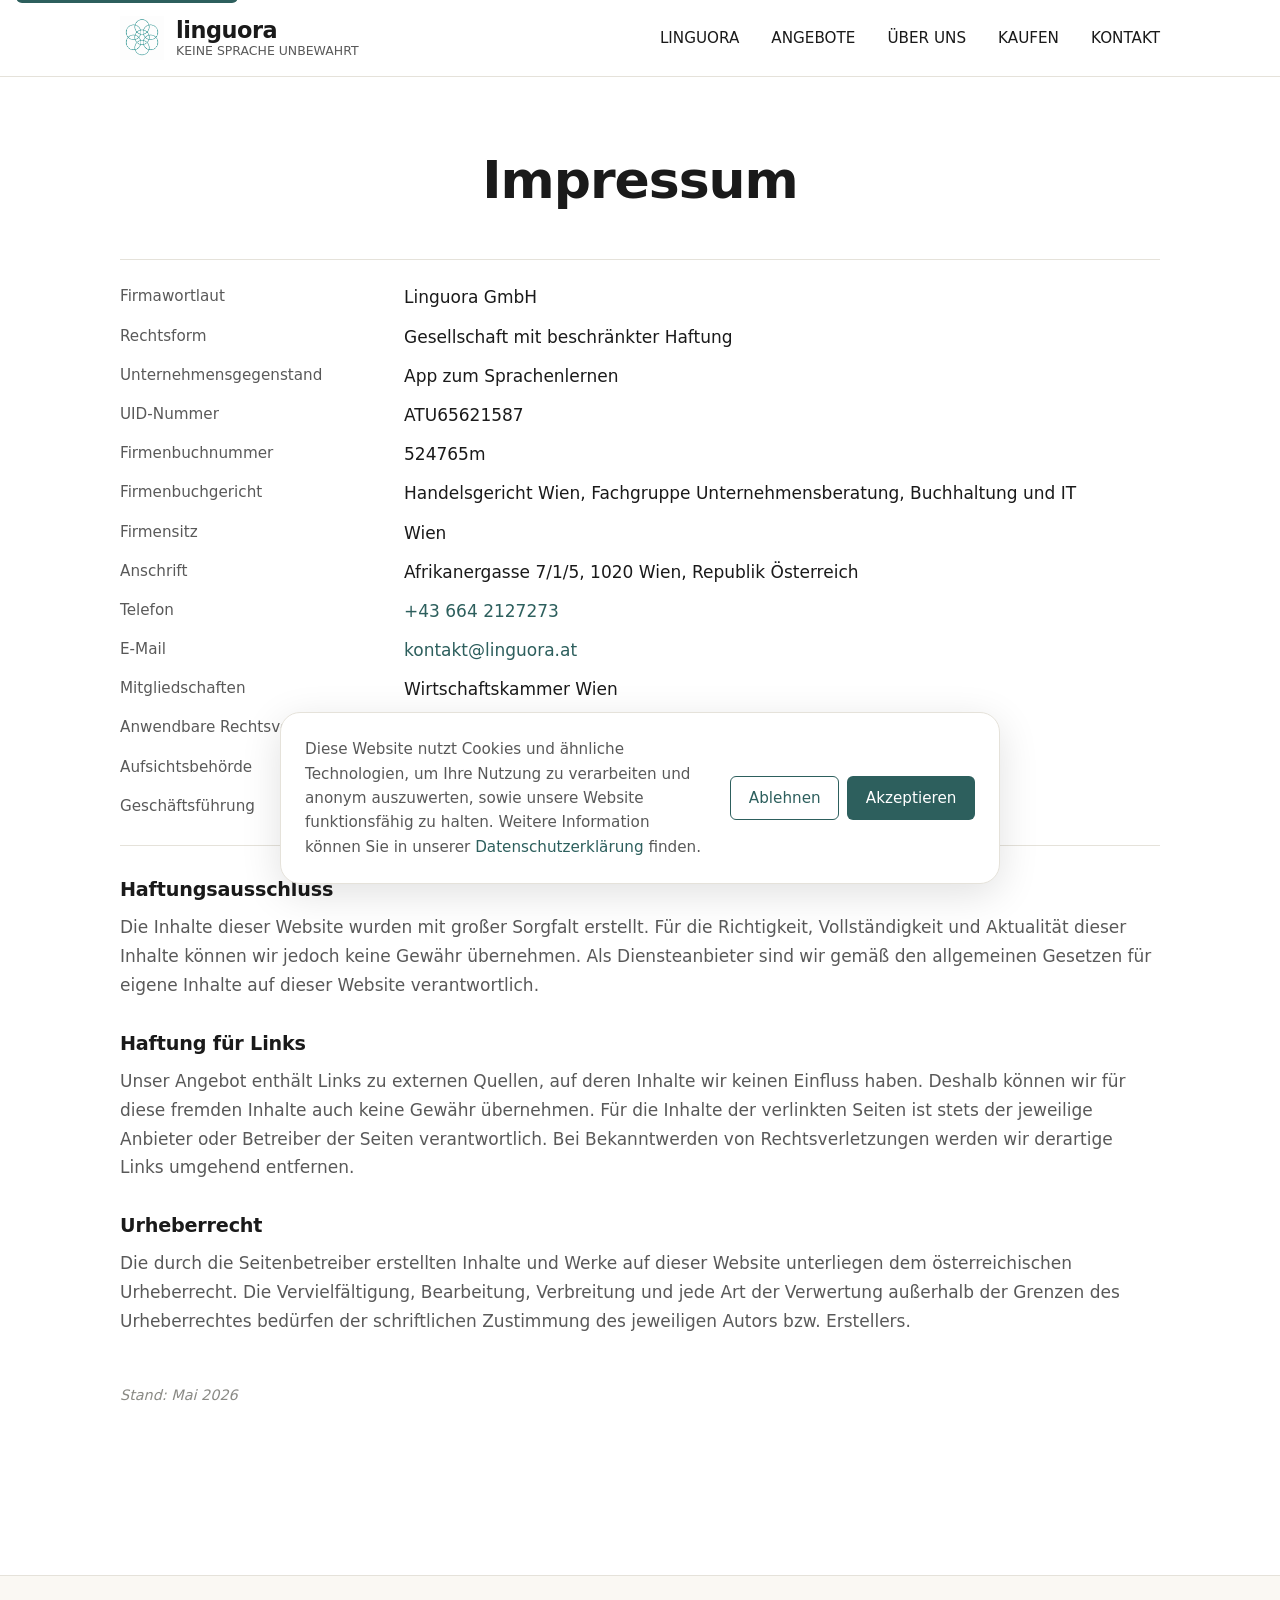
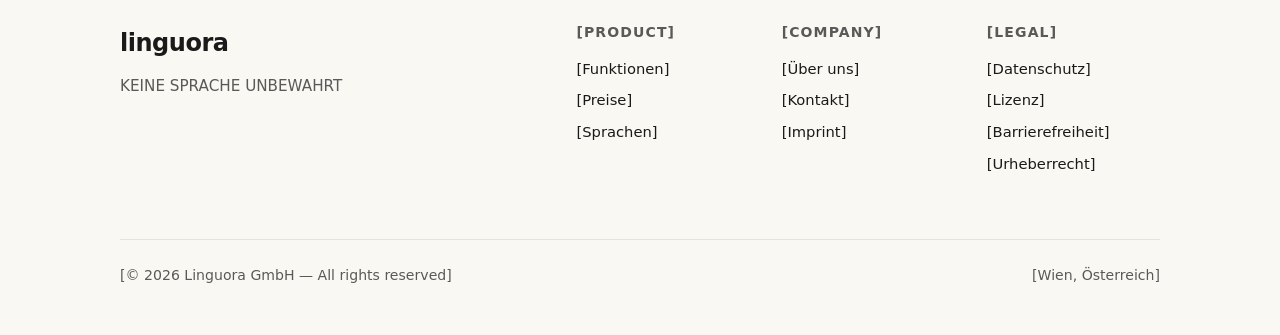
<file: imprint.html>
<!DOCTYPE html>
<html lang="en">
<head>
    <meta charset="UTF-8">
    <meta name="viewport" content="width=device-width, initial-scale=1.0">
    <title>Imprint</title>
    <link rel="stylesheet" href="style.css">
</head>
<body>
      <!-- Skip link for keyboard users -->
  <a class="skip-link" href="#main">[Skip to main content]</a>

  <!-- ============ HEADER ============ -->
  <header class="site-header">
    <div class="header-inner">
      <a href="index.html" class="brand" aria-label="linguora home">
        <div class="logo-slot" aria-hidden="true">
          <img src="assets/linguoraLogo.png" alt="">
        </div>
        <div class="brand-text">
          <span class="brand-name">linguora</span>
          <span class="brand-tagline">KEINE SPRACHE UNBEWAHRT</span>
        </div>
      </a>

      <nav class="primary-nav" aria-label="Primary">
        <a href="index.html">LINGUORA</a>
        <a href="product.html">ANGEBOTE</a>
        <a href="about.html">ÜBER UNS</a>
        <a href="buy.html">KAUFEN</a>
        <a href="contant.html">KONTAKT</a>
      </nav>
    </div>
  </header>

  <!-- ============ MAIN ============ -->
  <main id="main">
    <section class="container imprint-container" aria-labelledby="imprint-heading">
      <header class="section-header">
        <h1 id="imprint-heading">Impressum</h1>
      </header>
      <dl class="imprint-list">

        <!-- Company identity (UGB §14) -->
        <dt>Firmawortlaut</dt>
        <dd>Linguora GmbH</dd>

        <dt>Rechtsform</dt>
        <dd>Gesellschaft mit beschränkter Haftung</dd>

        <dt>Unternehmensgegenstand</dt>
        <dd>App zum Sprachenlernen</dd>

        <!-- Registration identifiers -->
        <dt>UID-Nummer</dt>
        <dd>ATU65621587</dd>

        <dt>Firmenbuchnummer</dt>
        <dd>524765m</dd>

        <dt>Firmenbuchgericht</dt>
        <dd>Handelsgericht Wien, Fachgruppe Unternehmensberatung, Buchhaltung und IT</dd>

        <!-- Location (ECG §5) -->
        <dt>Firmensitz</dt>
        <dd>Wien</dd> 

        <dt>Anschrift</dt>
        <dd>Afrikanergasse 7/1/5, 1020 Wien, Republik Österreich</dd>

        <!-- Contact (ECG §5 + FAGG) -->
        <dt>Telefon</dt>
        <dd><a href="tel:+436642127273">+43 664 2127273</a></dd>

        <dt>E-Mail</dt>
        <dd><a href="mailto:kontakt@linguora.at">kontakt@linguora.at</a></dd>

        <!-- Regulatory disclosures (ECG §5) -->
        <dt>Mitgliedschaften</dt>
        <dd>Wirtschaftskammer Wien</dd>

        <dt>Anwendbare Rechtsvorschriften</dt>
        <dd>
          <a href="https://www.ris.bka.gv.at/GeltendeFassung.wxe?Abfrage=Bundesnormen&amp;Gesetzesnummer=10007517" target="_blank" rel="noopener">Gewerbeordnung (GewO)</a>,
          <a href="https://www.ris.bka.gv.at/GeltendeFassung.wxe?Abfrage=Bundesnormen&amp;Gesetzesnummer=20001703" target="_blank" rel="noopener">E-Commerce-Gesetz (ECG)</a>
        </dd>
        <dt>Aufsichtsbehörde</dt>
        <dd>Magistratisches Bezirksamt für den 2. Bezirk</dd>

        <!-- Management (recommended for international companies per WKO PDF p. 6) -->
        <dt>Geschäftsführung</dt>
        <dd>Daniil Vasilcovschii</dd>

      </dl>

      <section class="imprint-section">
        <h2>Haftungsausschluss</h2>
        <p>Die Inhalte dieser Website wurden mit großer Sorgfalt erstellt. Für die Richtigkeit, Vollständigkeit und Aktualität dieser Inhalte können wir jedoch keine Gewähr übernehmen. Als Diensteanbieter sind wir gemäß den allgemeinen Gesetzen für eigene Inhalte auf dieser Website verantwortlich.</p>
      </section>

      <section class="imprint-section">
        <h2>Haftung für Links</h2>
        <p>Unser Angebot enthält Links zu externen Quellen, auf deren Inhalte wir keinen Einfluss haben. Deshalb können wir für diese fremden Inhalte auch keine Gewähr übernehmen. Für die Inhalte der verlinkten Seiten ist stets der jeweilige Anbieter oder Betreiber der Seiten verantwortlich. Bei Bekanntwerden von Rechtsverletzungen werden wir derartige Links umgehend entfernen.</p>
      </section>

      <section class="imprint-section">
        <h2>Urheberrecht</h2>
        <p>Die durch die Seitenbetreiber erstellten Inhalte und Werke auf dieser Website unterliegen dem österreichischen Urheberrecht. Die Vervielfältigung, Bearbeitung, Verbreitung und jede Art der Verwertung außerhalb der Grenzen des Urheberrechtes bedürfen der schriftlichen Zustimmung des jeweiligen Autors bzw. Erstellers.</p>
      </section>

      <p class="imprint-meta">Stand: Mai 2026</p>

    </section>
  </main>

  <!-- ============ FOOTER ============ -->
  <footer class="site-footer">
    <div class="footer-inner">

      <div class="footer-brand">
        <span class="brand-name">linguora</span>
        <p class="footer-tagline">KEINE SPRACHE UNBEWAHRT</p>
      </div>

      <nav class="footer-nav" aria-label="Footer">
        <div class="footer-col">
          <h4>[Product]</h4>
          <a href="product.html">[Funktionen]</a>
          <a href="buy.html">[Preise]</a>
          <a href="index.html">[Sprachen]</a>
        </div>
        <div class="footer-col">
          <h4>[Company]</h4>
          <a href="about.html">[Über uns]</a>
          <a href="contant.html">[Kontakt]</a>
          <a href="imprint.html">[Imprint]</a>
        </div>
        <div class="footer-col">
          <h4>[Legal]</h4>
          <a href="privacy.html">[Datenschutz]</a>
          <a href="license.html">[Lizenz]</a>
          <a href="access.html">[Barrierefreiheit]</a>
          <a href="credits.html">[Urheberrecht]</a>
        </div>
      </nav>

      <div class="footer-meta">
        <p>[© 2026 Linguora GmbH — All rights reserved]</p>
        <p class="footer-address">[Wien, Österreich]</p>
      </div>

    </div>
  </footer>

<div id="cookie-banner" class="cookie-banner" role="dialog" aria-labelledby="cookie-title" hidden>
  <div class="cookie-content">
    <p id="cookie-title">Diese Website nutzt Cookies und ähnliche Technologien, um Ihre Nutzung zu verarbeiten und anonym auszuwerten, sowie unsere Website funktionsfähig zu halten. Weitere Information können Sie in unserer <a href="privacy.html">Datenschutzerklärung</a> finden.</p>
    <div class="cookie-actions">
      <button class="btn btn-secondary" data-cookie="reject">Ablehnen</button>
      <button class="btn btn-primary" data-cookie="accept">Akzeptieren</button>
    </div>
  </div>
</div>
    <script src="script.js"></script>
</body>
</html>
</file>
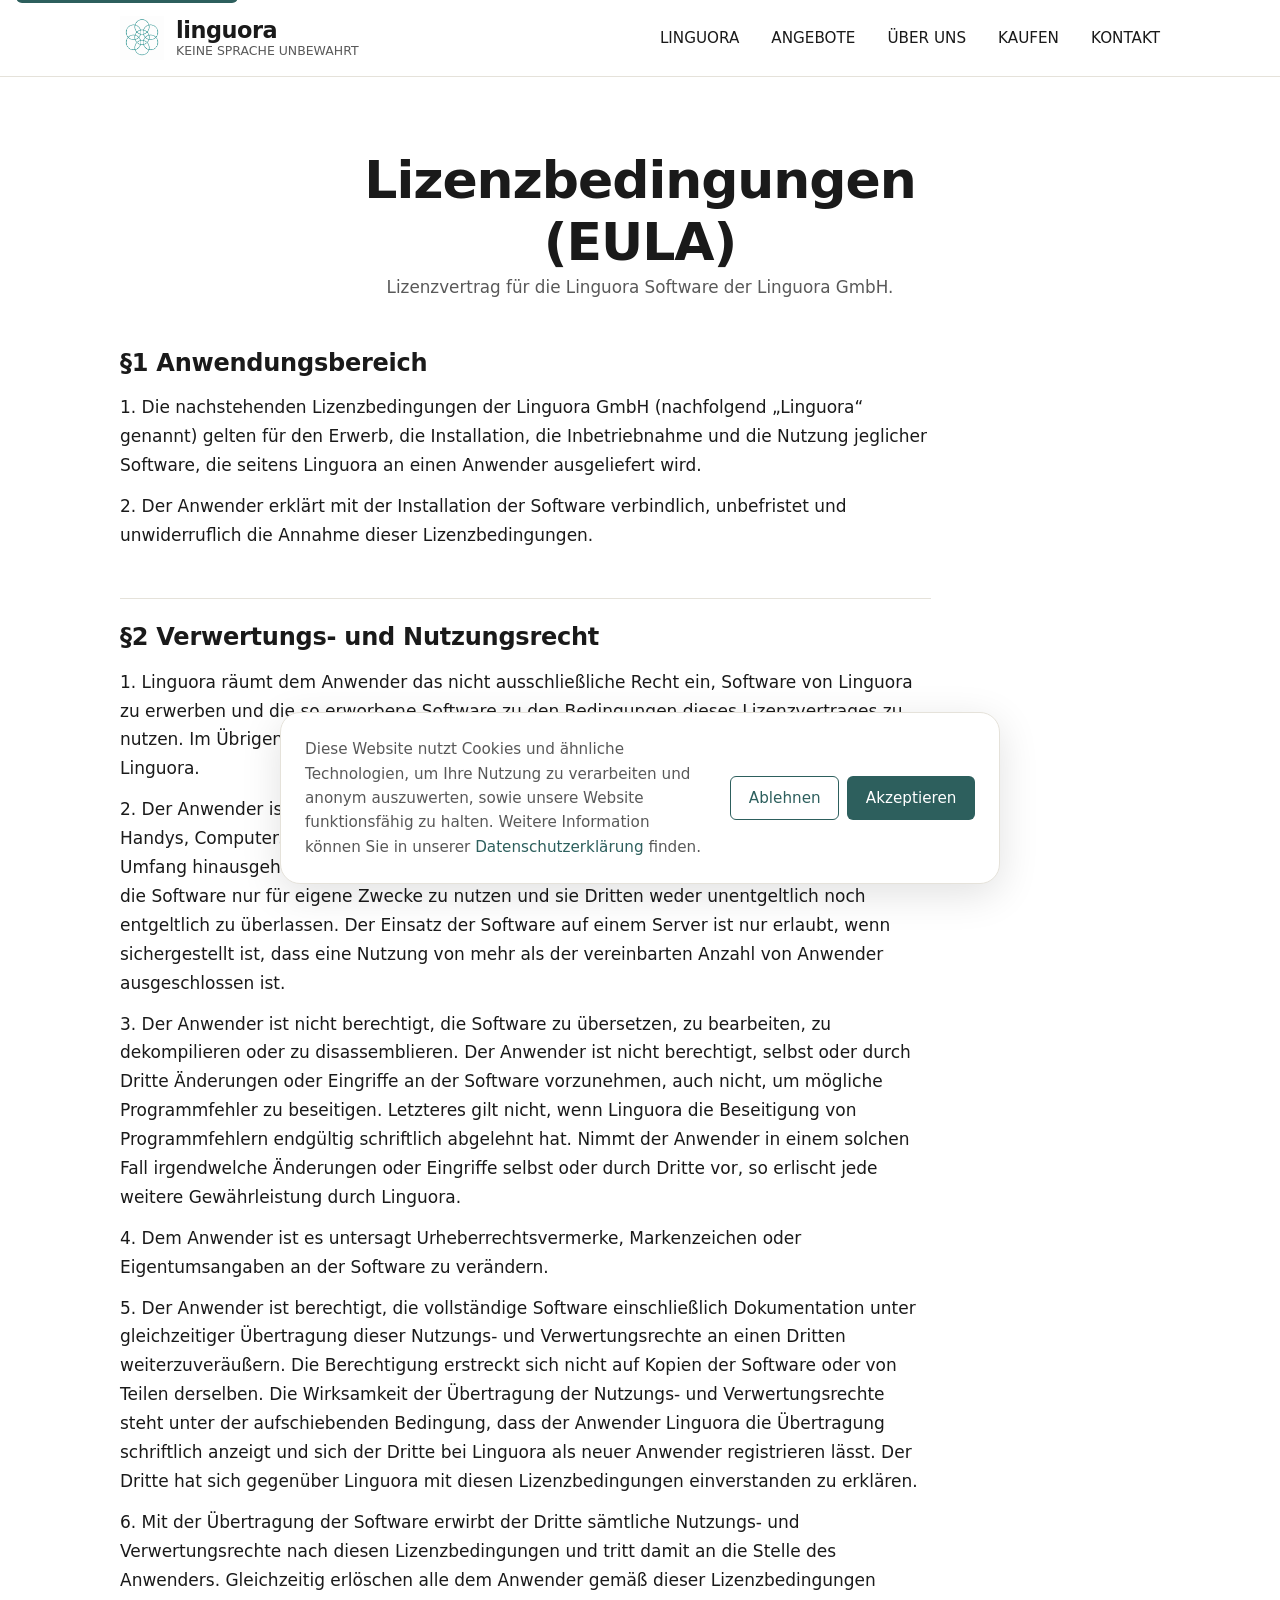
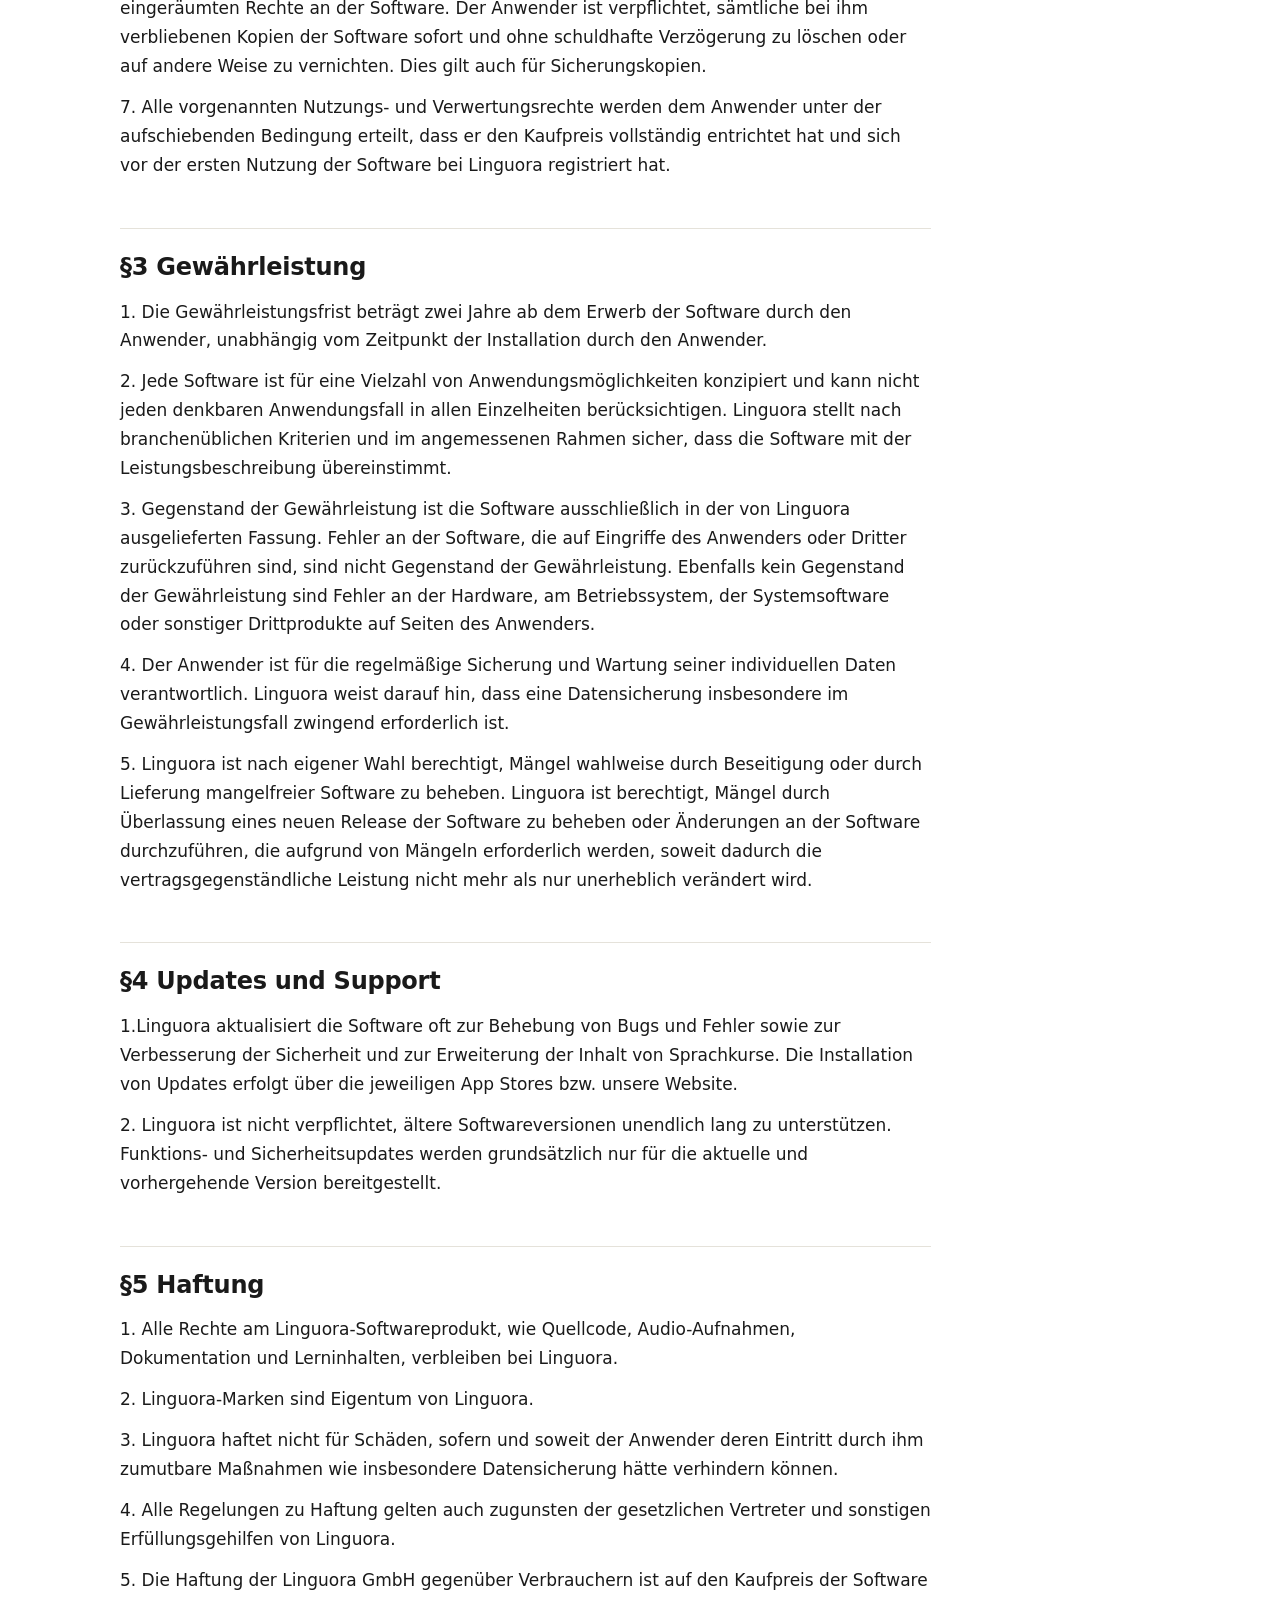
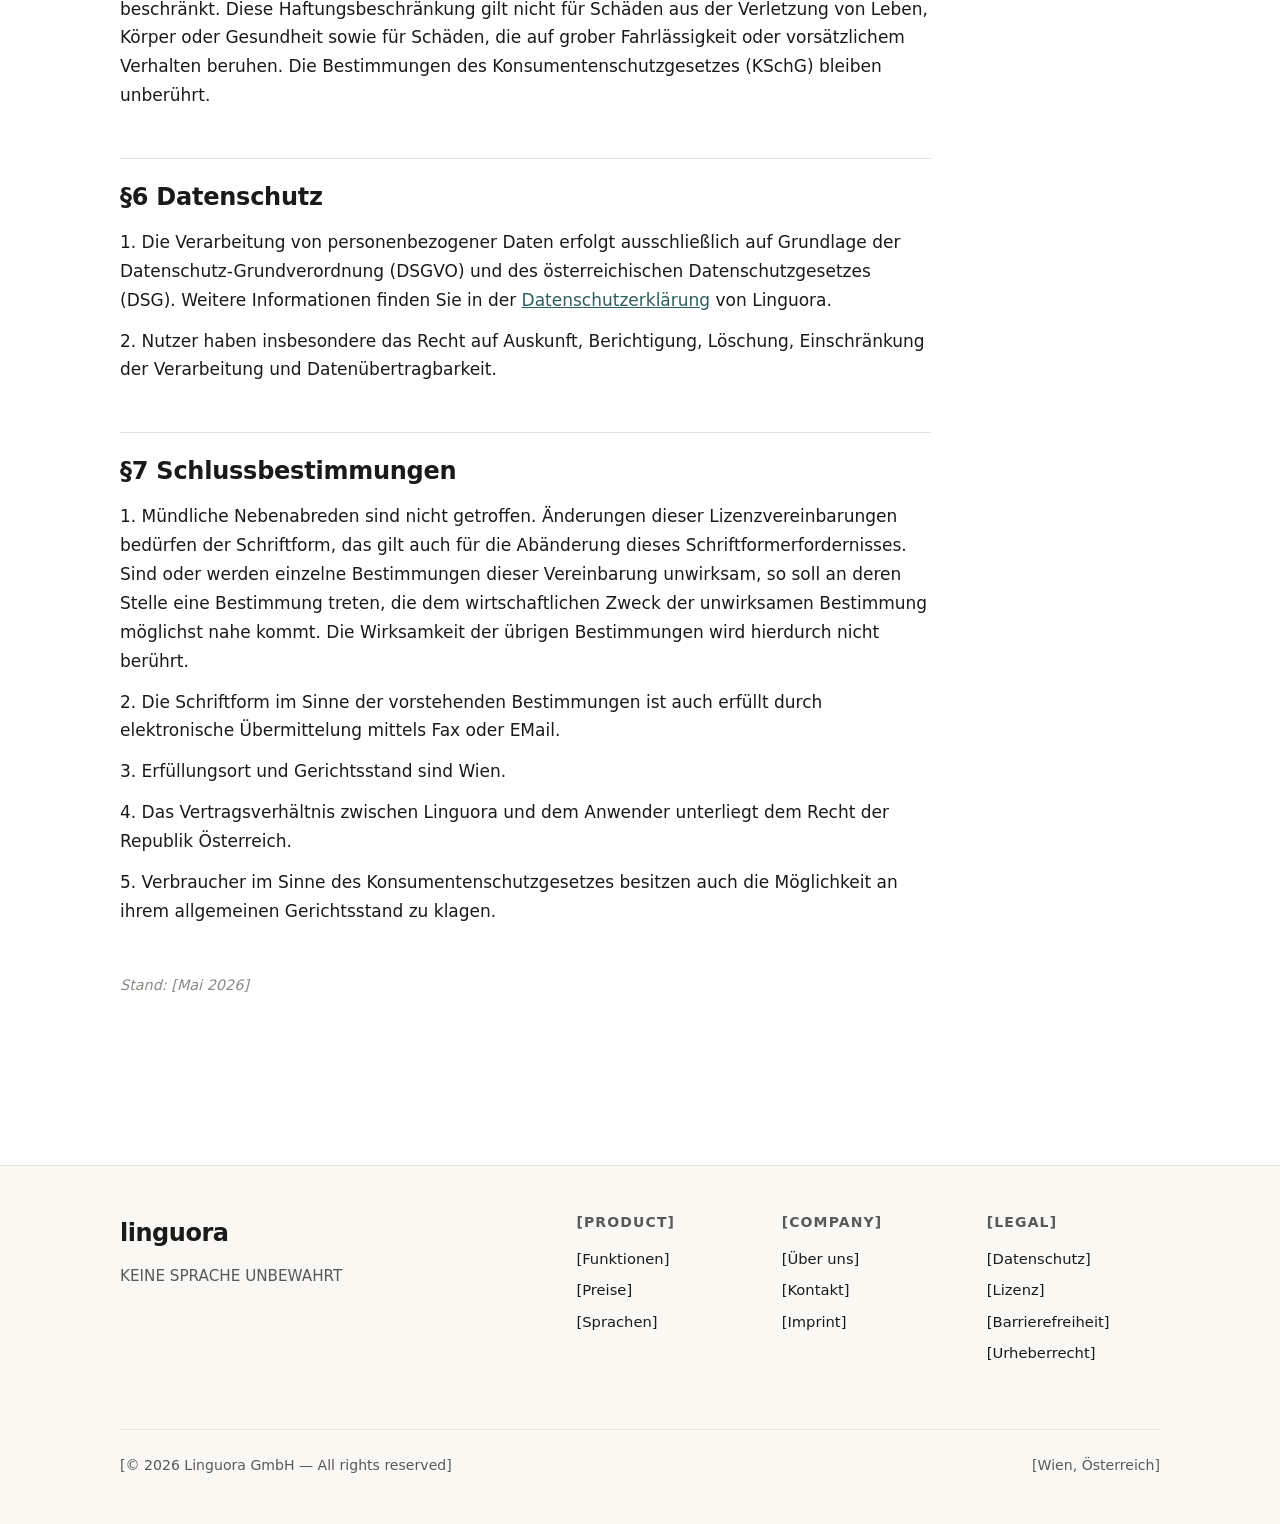
<file: license.html>
<!DOCTYPE html>
<html lang="en">
<head>
    <meta charset="UTF-8">
    <meta name="viewport" content="width=device-width, initial-scale=1.0">
    <title>Lizenz</title>
    <link rel="stylesheet" href="style.css">
</head>
<body>
      <!-- Skip link for keyboard users -->
  <a class="skip-link" href="#main">[Skip to main content]</a>

  <!-- ============ HEADER ============ -->
  <header class="site-header">
    <div class="header-inner">
      <a href="index.html" class="brand" aria-label="linguora home">
        <div class="logo-slot" aria-hidden="true">
          <img src="assets/linguoraLogo.png" alt="">
        </div>
        <div class="brand-text">
          <span class="brand-name">linguora</span>
          <span class="brand-tagline">KEINE SPRACHE UNBEWAHRT</span>
        </div>
      </a>

      <nav class="primary-nav" aria-label="Primary">
        <a href="index.html">LINGUORA</a>
        <a href="product.html">ANGEBOTE</a>
        <a href="about.html">ÜBER UNS</a>
        <a href="buy.html">KAUFEN</a>
        <a href="contant.html">KONTAKT</a>
      </nav>
    </div>
  </header>

    <main id="main">
    <section class="container privacy-container" aria-labelledby="license-heading">

      <header class="section-header">
        <h1 id="license-heading">Lizenzbedingungen (EULA)</h1>
        <p class="section-sub">Lizenzvertrag für die Linguora Software der Linguora GmbH.</p>
      </header>

      <div class="legal-content">

        <h2>§1 Anwendungsbereich</h2>
        <p>1. Die nachstehenden Lizenzbedingungen der Linguora GmbH (nachfolgend „Linguora“ genannt) gelten für den Erwerb, die Installation, die Inbetriebnahme und die Nutzung jeglicher Software, die seitens Linguora an einen Anwender ausgeliefert wird.</p>
        <p>2. Der Anwender erklärt mit der Installation der Software verbindlich, unbefristet und unwiderruflich die Annahme dieser Lizenzbedingungen.</p>

        <h2>§2 Verwertungs- und Nutzungsrecht</h2>
        <p>1. Linguora räumt dem Anwender das nicht ausschließliche Recht ein, Software von Linguora zu erwerben und die so erworbene Software zu den Bedingungen dieses Lizenzvertrages zu nutzen. Im Übrigen verbleiben alle Rechte an der Software und der Dokumentation bei Linguora.</p>
        <p>2. Der Anwender ist berechtigt, die Software auf der vereinbarten Anzahl von Endgeräten (z.B. Handys, Computers, Tablets) zu installieren und zu betreiben. Eine über den vereinbarten Umfang hinausgehende Nutzung der Software ist unzulässig. Der Anwender verpflichtet sich, die Software nur für eigene Zwecke zu nutzen und sie Dritten weder unentgeltlich noch entgeltlich zu überlassen. Der Einsatz der Software auf einem Server ist nur erlaubt, wenn sichergestellt ist, dass eine Nutzung von mehr als der vereinbarten Anzahl von Anwender ausgeschlossen ist.</p>
        <p>3. Der Anwender ist nicht berechtigt, die Software zu übersetzen, zu bearbeiten, zu dekompilieren oder zu disassemblieren. Der Anwender ist nicht berechtigt, selbst oder durch Dritte Änderungen oder Eingriffe an der Software vorzunehmen, auch nicht, um mögliche Programmfehler zu beseitigen. Letzteres gilt nicht, wenn Linguora die Beseitigung von Programmfehlern endgültig schriftlich abgelehnt hat. Nimmt der Anwender in einem solchen Fall irgendwelche Änderungen oder Eingriffe selbst oder durch Dritte vor, so erlischt jede weitere Gewährleistung durch Linguora.</p>
        <p>4. Dem Anwender ist es untersagt Urheberrechtsvermerke, Markenzeichen oder Eigentumsangaben an der Software zu verändern.</p>
        <p>5. Der Anwender ist berechtigt, die vollständige Software einschließlich Dokumentation unter gleichzeitiger Übertragung dieser Nutzungs- und Verwertungsrechte an einen Dritten weiterzuveräußern. Die Berechtigung erstreckt sich nicht auf Kopien der Software oder von Teilen derselben. Die Wirksamkeit der Übertragung der Nutzungs- und Verwertungsrechte steht unter der aufschiebenden Bedingung, dass der Anwender Linguora die Übertragung schriftlich anzeigt und sich der Dritte bei Linguora als neuer Anwender registrieren lässt. Der Dritte hat sich gegenüber Linguora mit diesen Lizenzbedingungen einverstanden zu erklären.</p>
        <p>6. Mit der Übertragung der Software erwirbt der Dritte sämtliche Nutzungs- und Verwertungsrechte nach diesen Lizenzbedingungen und tritt damit an die Stelle des Anwenders. Gleichzeitig erlöschen alle dem Anwender gemäß dieser Lizenzbedingungen eingeräumten Rechte an der Software. Der Anwender ist verpflichtet, sämtliche bei ihm verbliebenen Kopien der Software sofort und ohne schuldhafte Verzögerung zu löschen oder auf andere Weise zu vernichten. Dies gilt auch für Sicherungskopien.</p>
        <p>7. Alle vorgenannten Nutzungs- und Verwertungsrechte werden dem Anwender unter der aufschiebenden Bedingung erteilt, dass er den Kaufpreis vollständig entrichtet hat und sich vor der ersten Nutzung der Software bei Linguora registriert hat.

        <h2>§3 Gewährleistung </h2>
        <p>1.  Die Gewährleistungsfrist beträgt zwei Jahre ab dem Erwerb der Software durch den Anwender, unabhängig vom Zeitpunkt der Installation durch den Anwender.</p>
        <p>2. Jede Software ist für eine Vielzahl von Anwendungsmöglichkeiten konzipiert und kann nicht jeden denkbaren Anwendungsfall in allen Einzelheiten berücksichtigen. Linguora stellt nach branchenüblichen Kriterien und im angemessenen Rahmen sicher, dass die Software mit der Leistungsbeschreibung übereinstimmt.</p>
        <p>3. Gegenstand der Gewährleistung ist die Software ausschließlich in der von Linguora ausgelieferten Fassung. Fehler an der Software, die auf Eingriffe des Anwenders oder Dritter zurückzuführen sind, sind nicht Gegenstand der Gewährleistung. Ebenfalls kein Gegenstand der Gewährleistung sind Fehler an der Hardware, am Betriebssystem, der Systemsoftware oder sonstiger Drittprodukte auf Seiten des Anwenders.</p>
        <p>4. Der Anwender ist für die regelmäßige Sicherung und Wartung seiner individuellen Daten verantwortlich. Linguora weist darauf hin, dass eine Datensicherung insbesondere im Gewährleistungsfall zwingend erforderlich ist.</p>
        <p>5.  Linguora ist nach eigener Wahl berechtigt, Mängel wahlweise durch Beseitigung oder durch Lieferung mangelfreier Software zu beheben. Linguora ist berechtigt, Mängel durch Überlassung eines neuen Release der Software zu beheben oder Änderungen an der Software durchzuführen, die aufgrund von Mängeln erforderlich werden, soweit dadurch die vertragsgegenständliche Leistung nicht mehr als nur unerheblich verändert wird. </p>

        <h2>§4 Updates und Support</h2>
        <p>1.Linguora aktualisiert die Software oft zur Behebung von Bugs und Fehler sowie zur Verbesserung der Sicherheit und zur Erweiterung der Inhalt von Sprachkurse. Die Installation von Updates erfolgt über die jeweiligen App Stores bzw. unsere Website. </p>
        <p>2. Linguora ist nicht verpflichtet, ältere Softwareversionen unendlich lang zu unterstützen. Funktions- und Sicherheitsupdates werden grundsätzlich nur für die aktuelle und vorhergehende Version bereitgestellt.</p>

        <h2>§5 Haftung</h2>
        <p>1. Alle Rechte am Linguora-Softwareprodukt, wie Quellcode, Audio-Aufnahmen, Dokumentation und Lerninhalten, verbleiben bei Linguora.</p>
        <p>2. Linguora-Marken sind Eigentum von Linguora.</p>
        <p>3. Linguora haftet nicht für Schäden, sofern und soweit der Anwender deren Eintritt durch ihm zumutbare Maßnahmen wie insbesondere Datensicherung hätte verhindern können.</p>
        <p>4. Alle Regelungen zu Haftung gelten auch zugunsten der gesetzlichen Vertreter und sonstigen Erfüllungsgehilfen von Linguora.</p>
        <p>5. Die Haftung der Linguora GmbH gegenüber Verbrauchern ist auf den Kaufpreis der Software beschränkt. Diese Haftungsbeschränkung gilt nicht für Schäden aus der Verletzung von Leben, Körper oder Gesundheit sowie für Schäden, die auf grober Fahrlässigkeit oder vorsätzlichem Verhalten beruhen. Die Bestimmungen des Konsumentenschutzgesetzes (KSchG) bleiben unberührt.</p>

        <h2>§6 Datenschutz</h2>
        <p>1. Die Verarbeitung von personenbezogener Daten erfolgt ausschließlich auf Grundlage der Datenschutz-Grundverordnung (DSGVO) und des österreichischen Datenschutzgesetzes (DSG). Weitere Informationen finden Sie in der <a href='privacy.html'>Datenschutzerklärung</a> von Linguora. </p>
        <p>2. Nutzer haben insbesondere das Recht auf Auskunft, Berichtigung, Löschung, Einschränkung der Verarbeitung und Datenübertragbarkeit.</p>

        <h2>§7 Schlussbestimmungen</h2>
        <p>1. Mündliche Nebenabreden sind nicht getroffen. Änderungen dieser Lizenzvereinbarungen bedürfen der Schriftform, das gilt auch für die Abänderung dieses Schriftformerfordernisses. Sind oder werden einzelne Bestimmungen dieser Vereinbarung unwirksam, so soll an deren Stelle eine Bestimmung treten, die dem wirtschaftlichen Zweck der unwirksamen Bestimmung möglichst nahe kommt. Die Wirksamkeit der übrigen Bestimmungen wird hierdurch nicht berührt.</p>
        <p>2. Die Schriftform im Sinne der vorstehenden Bestimmungen ist auch erfüllt durch elektronische Übermittelung mittels Fax oder EMail.</p>
        <p>3. Erfüllungsort und Gerichtsstand sind Wien.</p>
        <p>4. Das Vertragsverhältnis zwischen Linguora und dem Anwender unterliegt dem Recht der Republik Österreich.</p>
        <p>5. Verbraucher im Sinne des Konsumentenschutzgesetzes besitzen auch die Möglichkeit an ihrem allgemeinen Gerichtsstand zu klagen.</p>

      </div>

      <p class="legal-meta">Stand: [Mai 2026]</p>

    </section>
  </main>

  <!-- ============ FOOTER ============ -->
  <footer class="site-footer">
    <div class="footer-inner">

      <div class="footer-brand">
        <span class="brand-name">linguora</span>
        <p class="footer-tagline">KEINE SPRACHE UNBEWAHRT</p>
      </div>

      <nav class="footer-nav" aria-label="Footer">
        <div class="footer-col">
          <h4>[Product]</h4>
          <a href="product.html">[Funktionen]</a>
          <a href="buy.html">[Preise]</a>
          <a href="index.html">[Sprachen]</a>
        </div>
        <div class="footer-col">
          <h4>[Company]</h4>
          <a href="about.html">[Über uns]</a>
          <a href="contant.html">[Kontakt]</a>
          <a href="imprint.html">[Imprint]</a>
        </div>
        <div class="footer-col">
          <h4>[Legal]</h4>
          <a href="privacy.html">[Datenschutz]</a>
          <a href="license.html">[Lizenz]</a>
          <a href="access.html">[Barrierefreiheit]</a>
          <a href="credits.html">[Urheberrecht]</a>
        </div>
      </nav>

      <div class="footer-meta">
        <p>[© 2026 Linguora GmbH — All rights reserved]</p>
        <p class="footer-address">[Wien, Österreich]</p>
      </div>

    </div>
  </footer>

<div id="cookie-banner" class="cookie-banner" role="dialog" aria-labelledby="cookie-title" hidden>
  <div class="cookie-content">
    <p id="cookie-title">Diese Website nutzt Cookies und ähnliche Technologien, um Ihre Nutzung zu verarbeiten und anonym auszuwerten, sowie unsere Website funktionsfähig zu halten. Weitere Information können Sie in unserer <a href="privacy.html">Datenschutzerklärung</a> finden.</p>
    <div class="cookie-actions">
      <button class="btn btn-secondary" data-cookie="reject">Ablehnen</button>
      <button class="btn btn-primary" data-cookie="accept">Akzeptieren</button>
    </div>
  </div>
</div>
    <script src="script.js"></script>
</body>
</html>
</file>
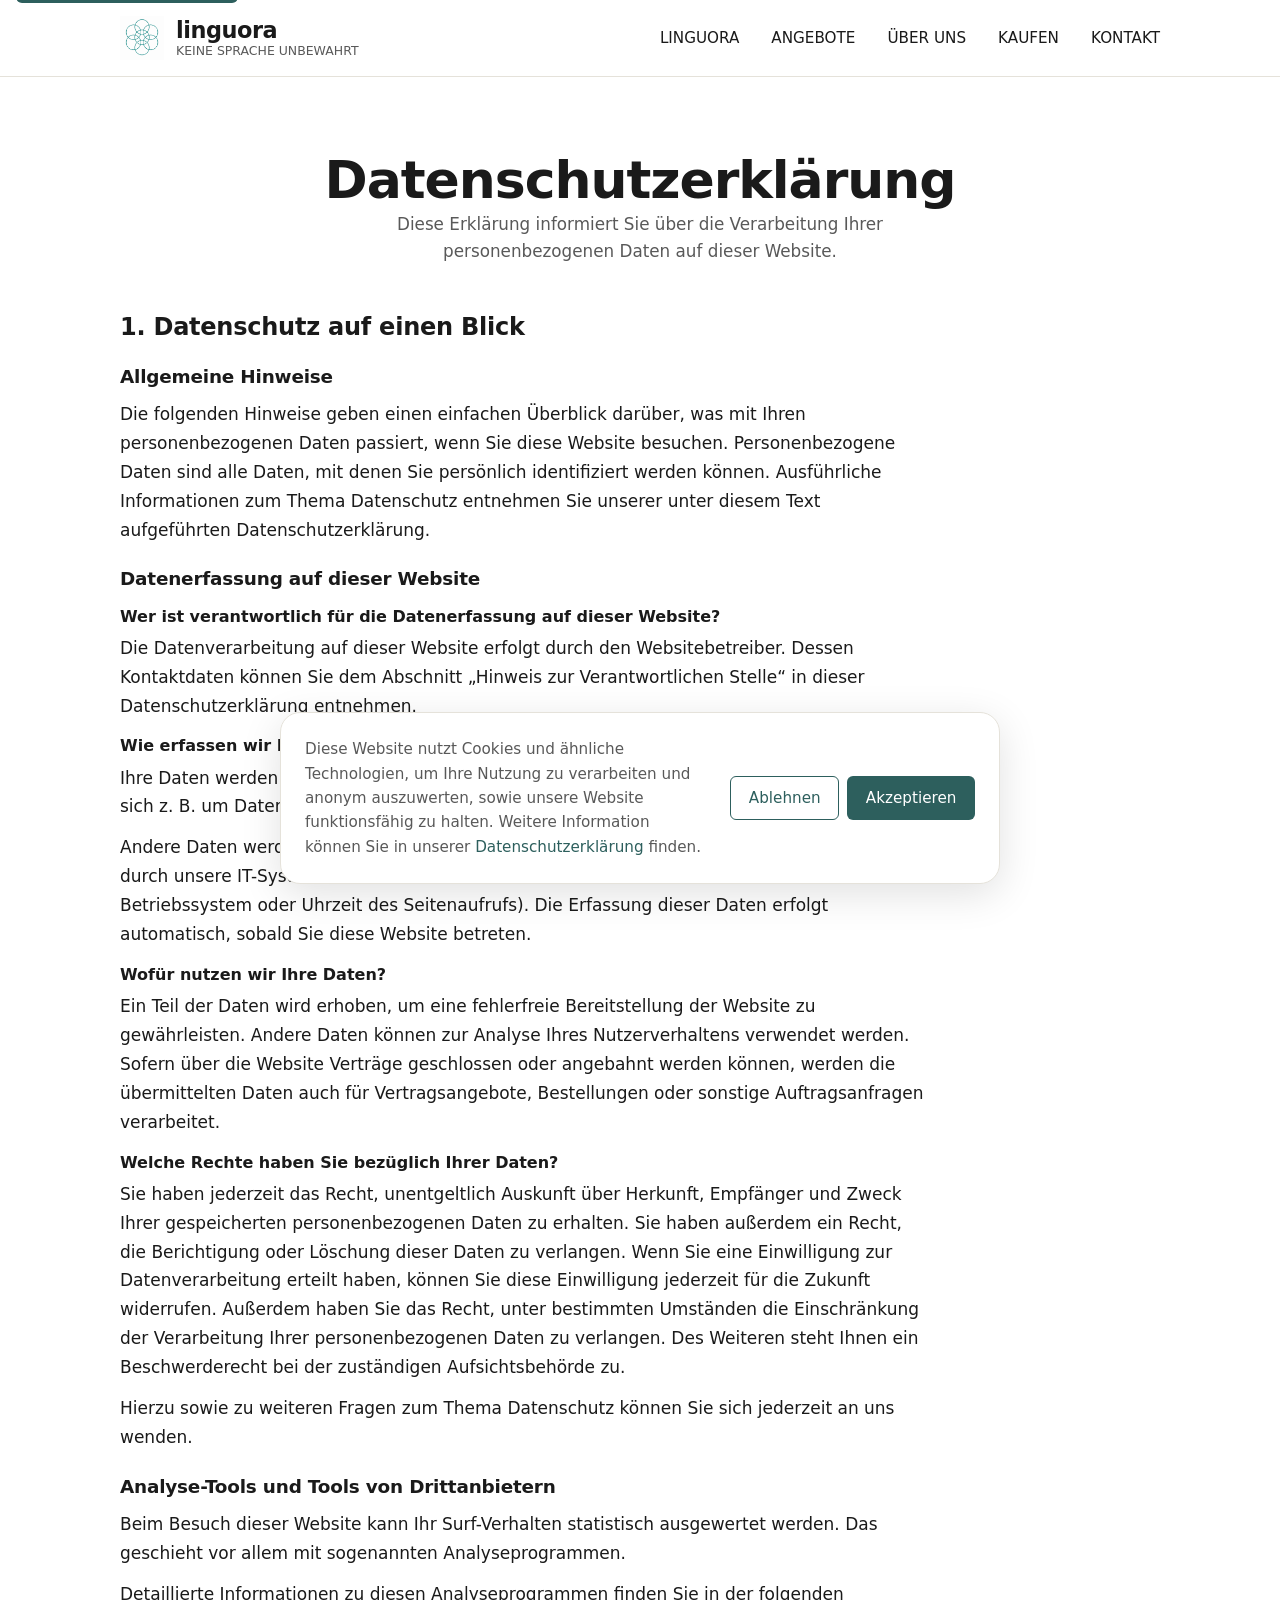
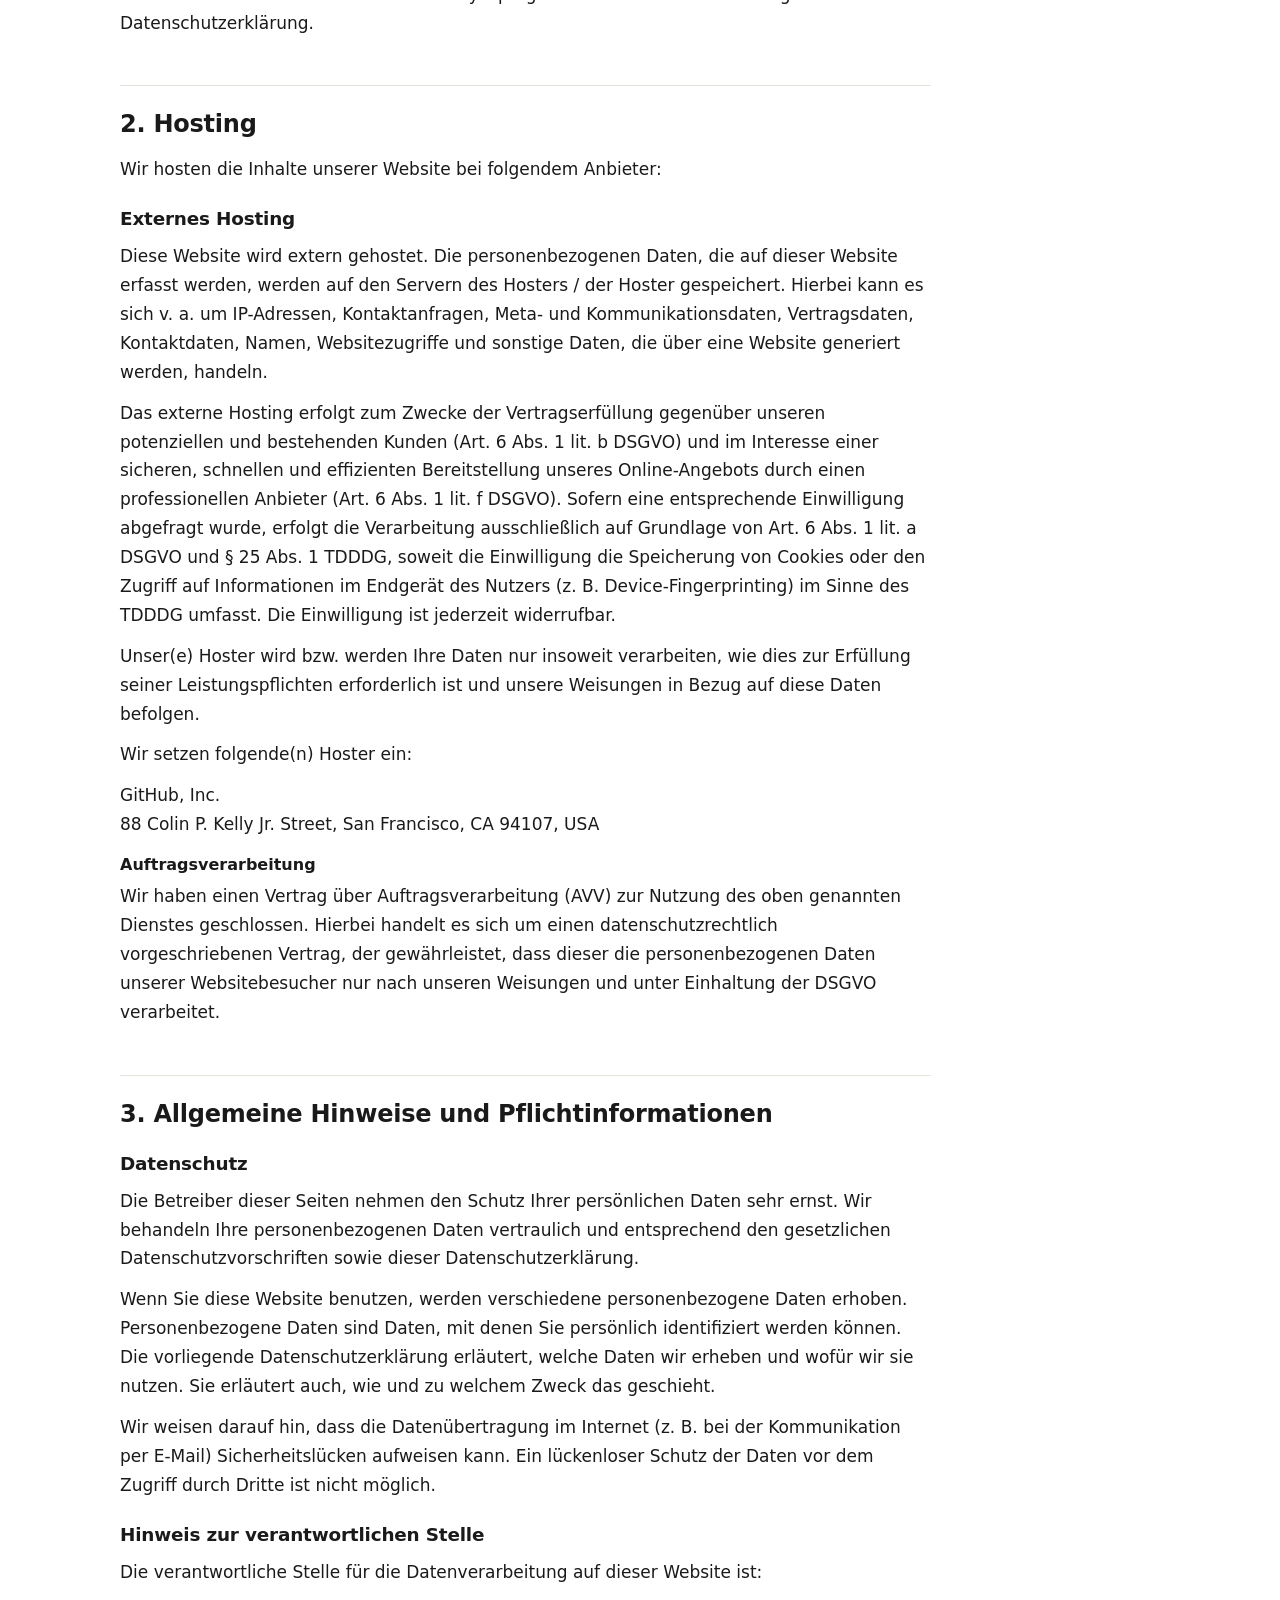
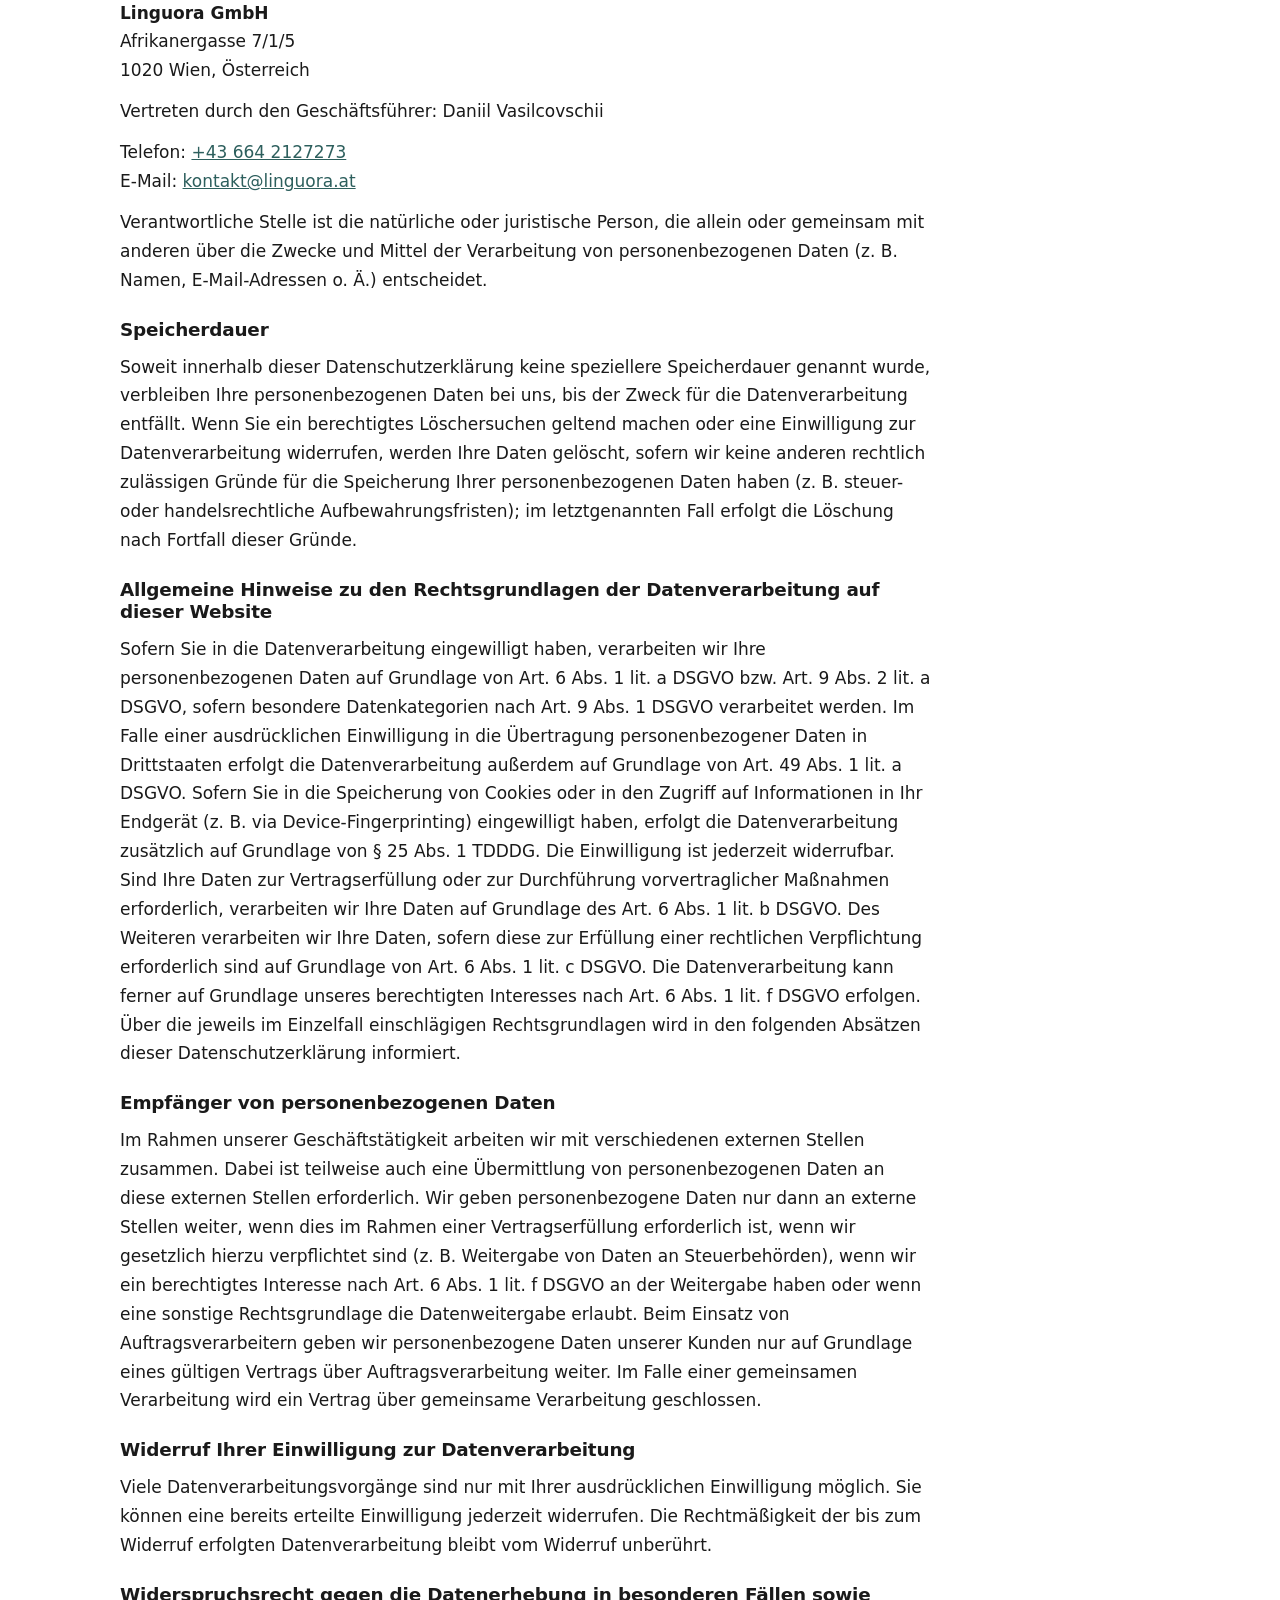
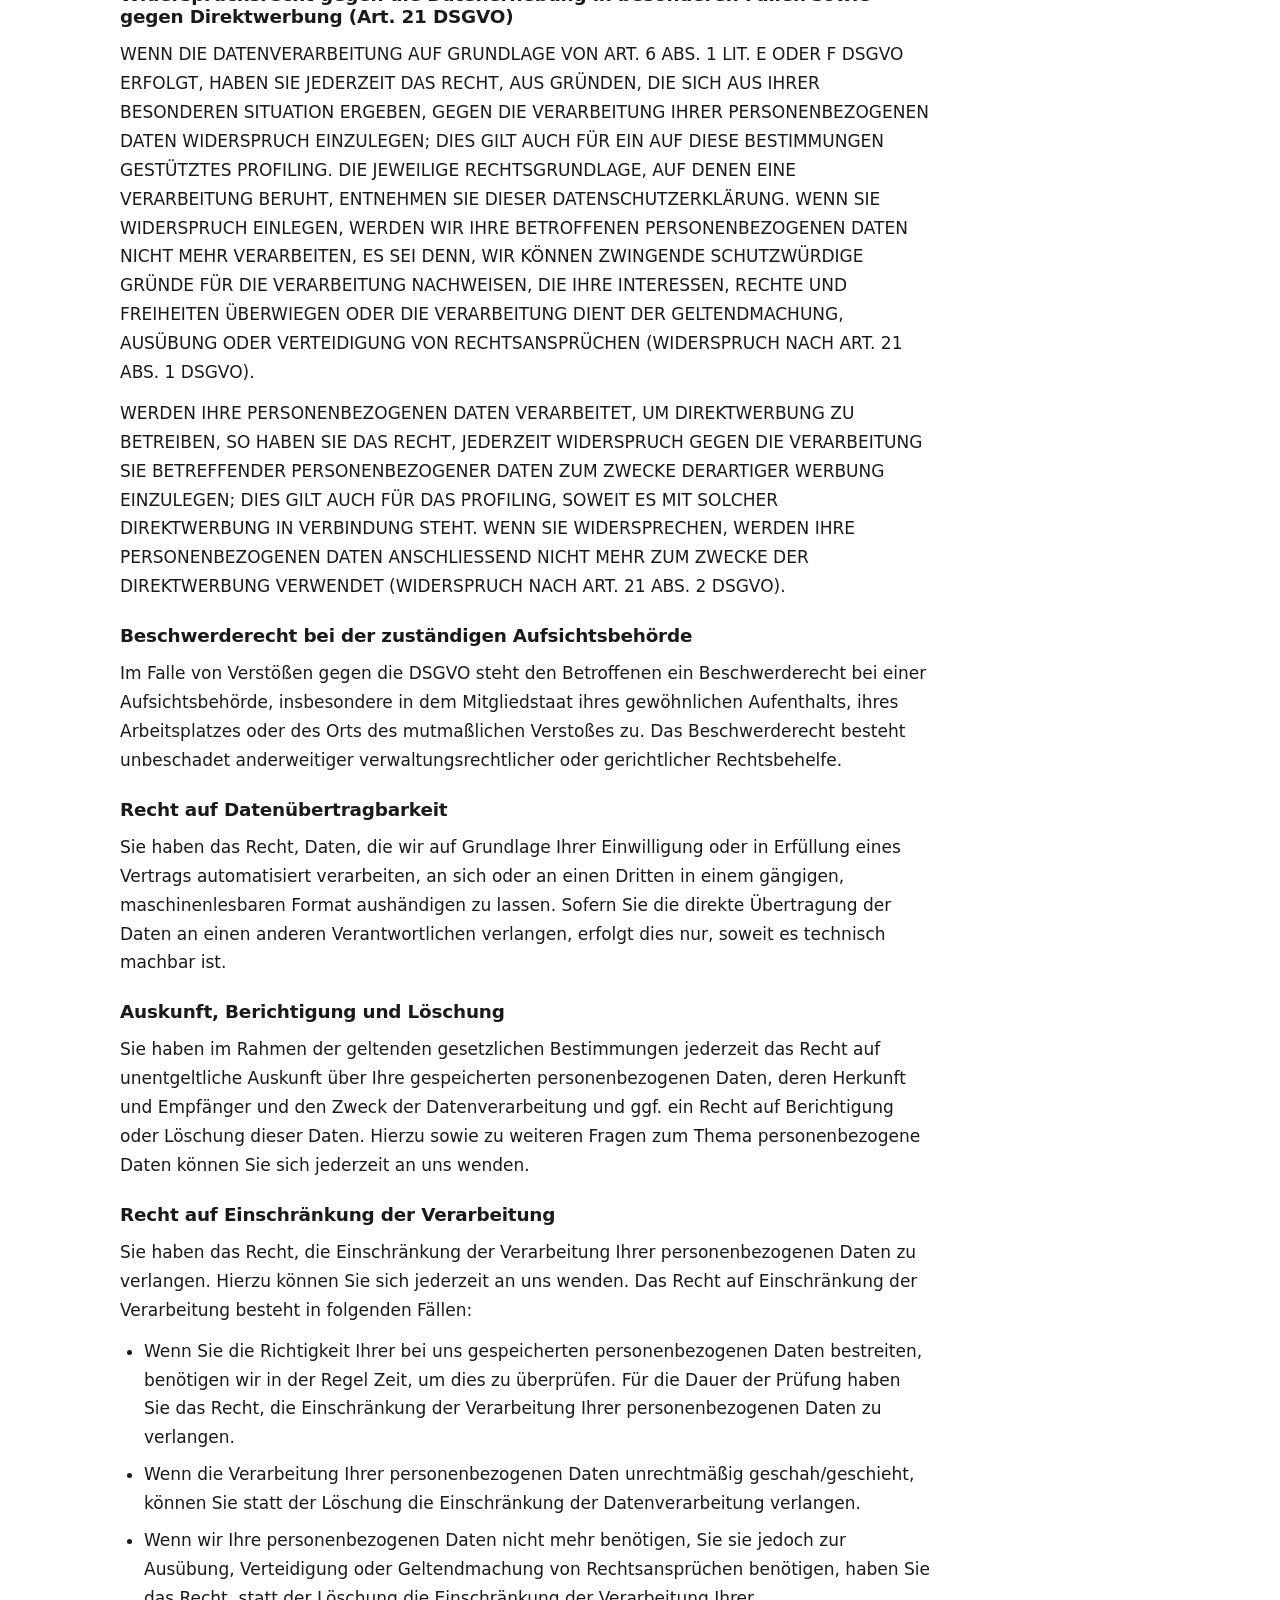
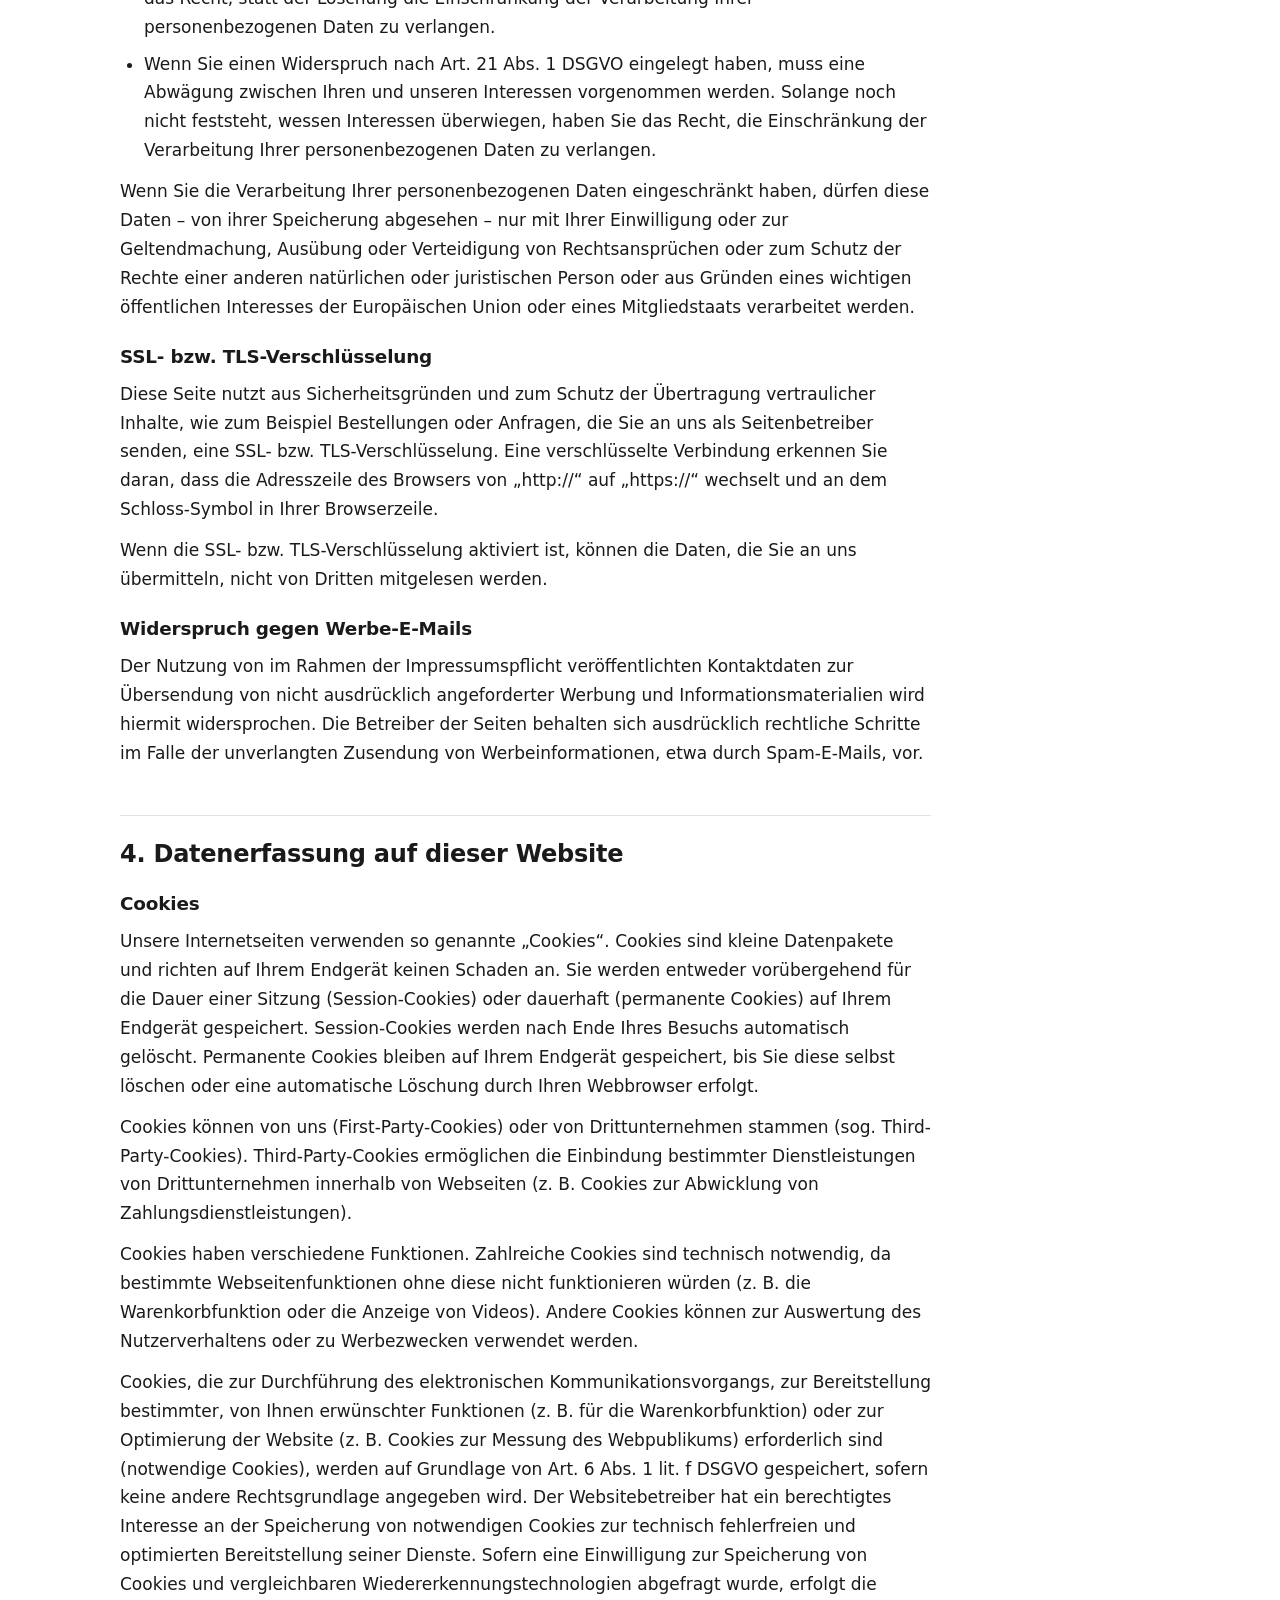
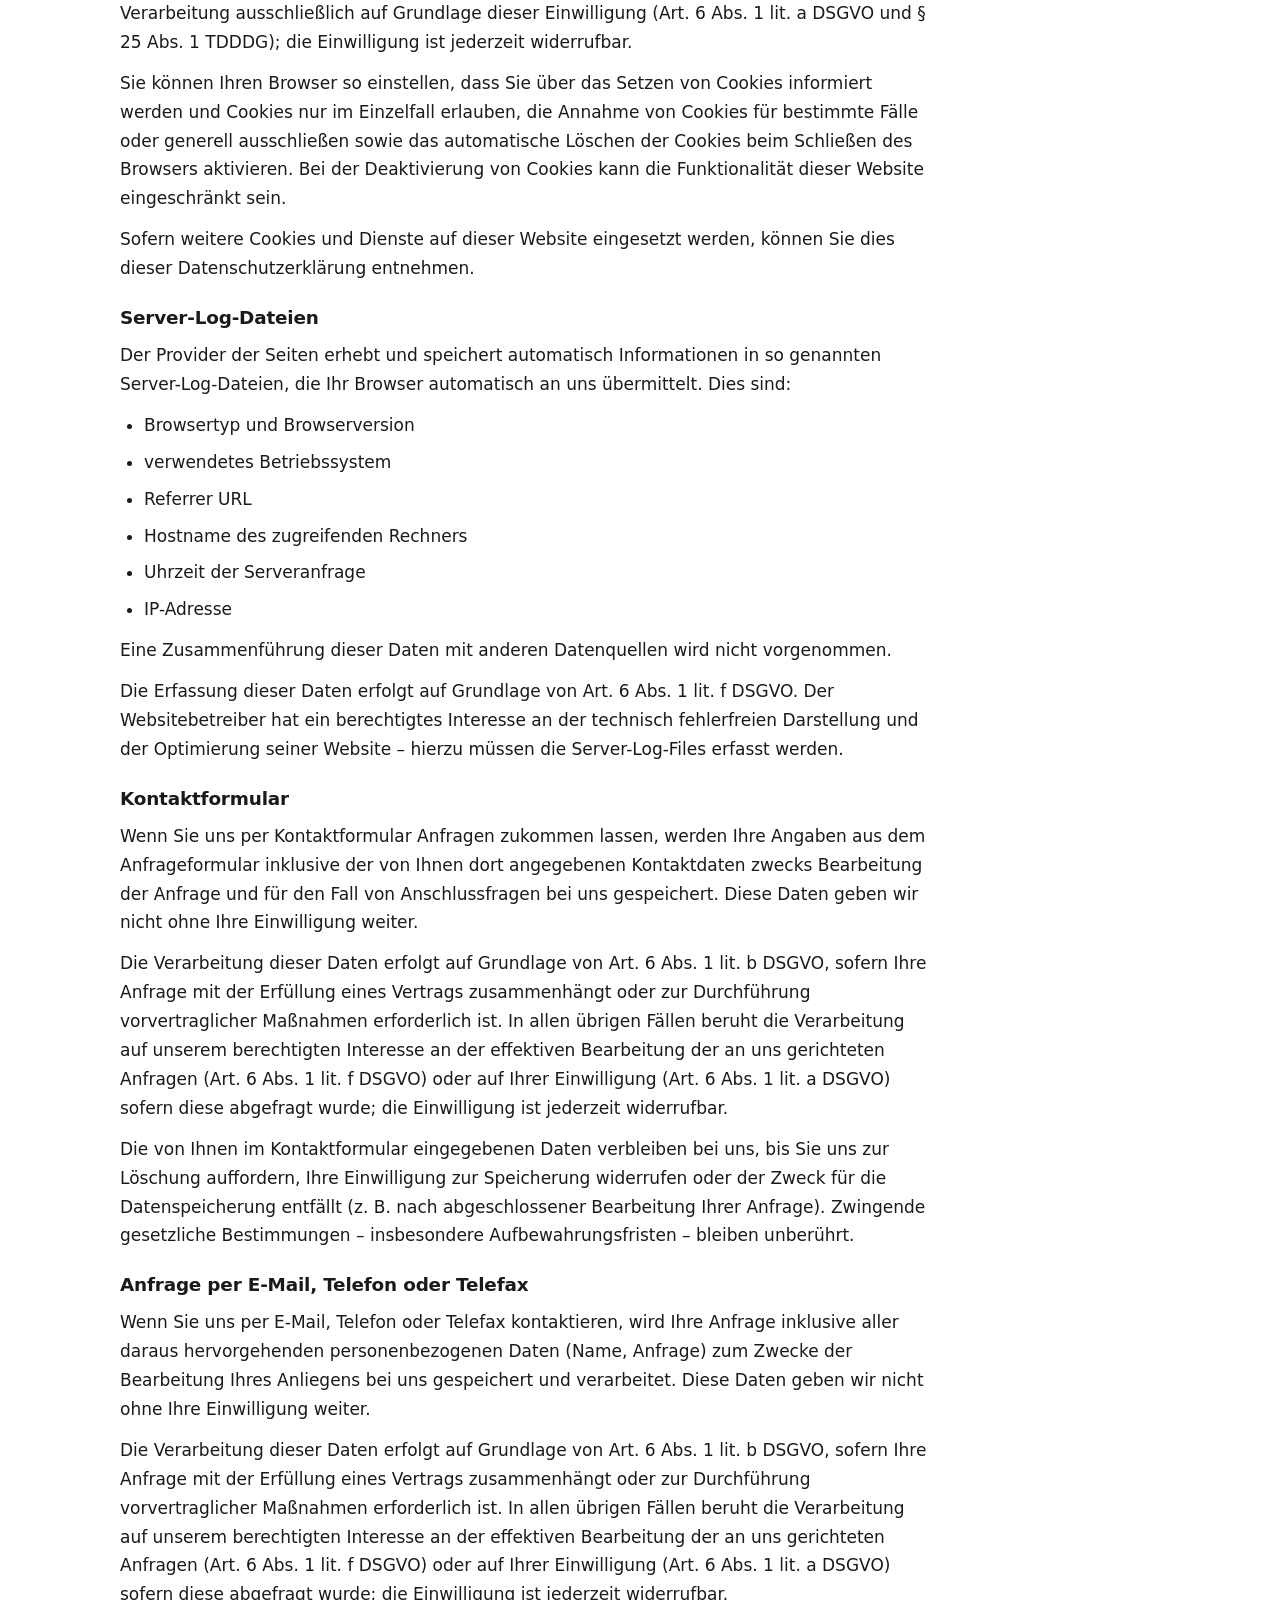
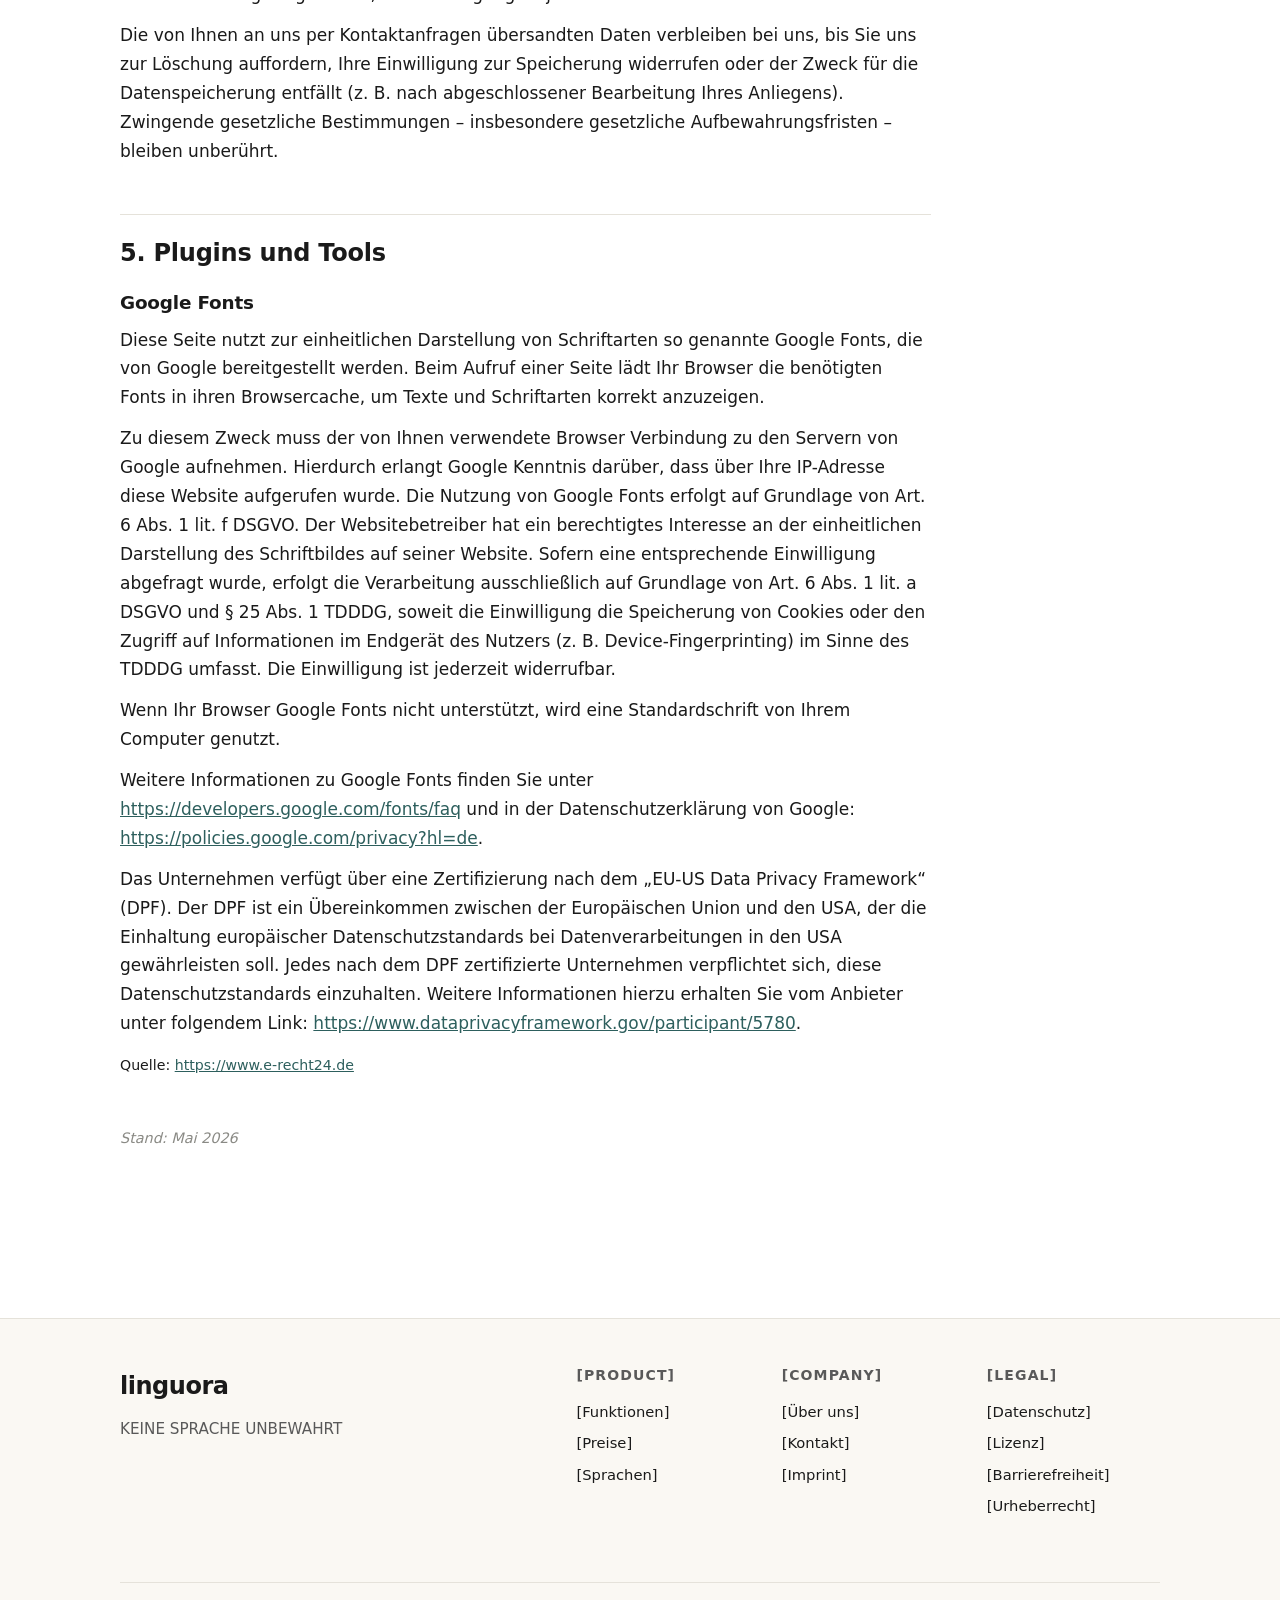
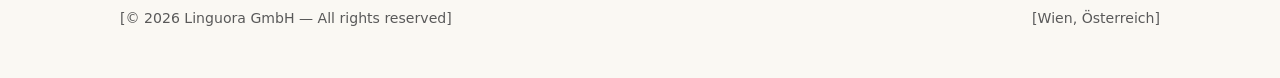
<file: privacy.html>
<!DOCTYPE html>
<html lang="en">
<head>
    <meta charset="UTF-8">
    <meta name="viewport" content="width=device-width, initial-scale=1.0">
    <title>Datenschutz</title>
    <link rel="stylesheet" href="style.css">
</head>
<body>
      <!-- Skip link for keyboard users -->
  <a class="skip-link" href="#main">[Skip to main content]</a>

  <!-- ============ HEADER ============ -->
  <header class="site-header">
    <div class="header-inner">
      <a href="index.html" class="brand" aria-label="linguora home">
        <div class="logo-slot" aria-hidden="true">
          <img src="assets/linguoraLogo.png" alt="">
        </div>
        <div class="brand-text">
          <span class="brand-name">linguora</span>
          <span class="brand-tagline">KEINE SPRACHE UNBEWAHRT</span>
        </div>
      </a>

      <nav class="primary-nav" aria-label="Primary">
        <a href="index.html">LINGUORA</a>
        <a href="product.html">ANGEBOTE</a>
        <a href="about.html">ÜBER UNS</a>
        <a href="buy.html">KAUFEN</a>
        <a href="contant.html">KONTAKT</a>
      </nav>
    </div>
  </header>

  <!-- ============ MAIN ============ -->
  <main id="main">
    <section class="container privacy-container" aria-labelledby="privacy-heading">
      <header class="section-header">
        <h1 id="privacy-heading">Datenschutzerklärung</h1>
        <p class="section-sub">Diese Erklärung informiert Sie über die Verarbeitung Ihrer personenbezogenen Daten auf dieser Website.</p>
      </header>

      <div class="legal-content">

        <h2>1. Datenschutz auf einen Blick</h2>

        <h3>Allgemeine Hinweise</h3>
        <p>Die folgenden Hinweise geben einen einfachen &Uuml;berblick dar&uuml;ber, was mit Ihren personenbezogenen Daten passiert, wenn Sie diese Website besuchen. Personenbezogene Daten sind alle Daten, mit denen Sie pers&ouml;nlich identifiziert werden k&ouml;nnen. Ausf&uuml;hrliche Informationen zum Thema Datenschutz entnehmen Sie unserer unter diesem Text aufgef&uuml;hrten Datenschutzerkl&auml;rung.</p>

        <h3>Datenerfassung auf dieser Website</h3>
        <h4>Wer ist verantwortlich f&uuml;r die Datenerfassung auf dieser Website?</h4>
        <p>Die Datenverarbeitung auf dieser Website erfolgt durch den Websitebetreiber. Dessen Kontaktdaten k&ouml;nnen Sie dem Abschnitt &bdquo;Hinweis zur Verantwortlichen Stelle&ldquo; in dieser Datenschutzerkl&auml;rung entnehmen.</p>

        <h4>Wie erfassen wir Ihre Daten?</h4>
        <p>Ihre Daten werden zum einen dadurch erhoben, dass Sie uns diese mitteilen. Hierbei kann es sich z.&nbsp;B. um Daten handeln, die Sie in ein Kontaktformular eingeben.</p>
        <p>Andere Daten werden automatisch oder nach Ihrer Einwilligung beim Besuch der Website durch unsere IT-Systeme erfasst. Das sind vor allem technische Daten (z.&nbsp;B. Internetbrowser, Betriebssystem oder Uhrzeit des Seitenaufrufs). Die Erfassung dieser Daten erfolgt automatisch, sobald Sie diese Website betreten.</p>

        <h4>Wof&uuml;r nutzen wir Ihre Daten?</h4>
        <p>Ein Teil der Daten wird erhoben, um eine fehlerfreie Bereitstellung der Website zu gew&auml;hrleisten. Andere Daten k&ouml;nnen zur Analyse Ihres Nutzerverhaltens verwendet werden. Sofern &uuml;ber die Website Vertr&auml;ge geschlossen oder angebahnt werden k&ouml;nnen, werden die &uuml;bermittelten Daten auch f&uuml;r Vertragsangebote, Bestellungen oder sonstige Auftragsanfragen verarbeitet.</p>

        <h4>Welche Rechte haben Sie bez&uuml;glich Ihrer Daten?</h4>
        <p>Sie haben jederzeit das Recht, unentgeltlich Auskunft &uuml;ber Herkunft, Empf&auml;nger und Zweck Ihrer gespeicherten personenbezogenen Daten zu erhalten. Sie haben au&szlig;erdem ein Recht, die Berichtigung oder L&ouml;schung dieser Daten zu verlangen. Wenn Sie eine Einwilligung zur Datenverarbeitung erteilt haben, k&ouml;nnen Sie diese Einwilligung jederzeit f&uuml;r die Zukunft widerrufen. Au&szlig;erdem haben Sie das Recht, unter bestimmten Umst&auml;nden die Einschr&auml;nkung der Verarbeitung Ihrer personenbezogenen Daten zu verlangen. Des Weiteren steht Ihnen ein Beschwerderecht bei der zust&auml;ndigen Aufsichtsbeh&ouml;rde zu.</p>
        <p>Hierzu sowie zu weiteren Fragen zum Thema Datenschutz k&ouml;nnen Sie sich jederzeit an uns wenden.</p>

        <h3>Analyse-Tools und Tools von Drittanbietern</h3>
        <p>Beim Besuch dieser Website kann Ihr Surf-Verhalten statistisch ausgewertet werden. Das geschieht vor allem mit sogenannten Analyseprogrammen.</p>
        <p>Detaillierte Informationen zu diesen Analyseprogrammen finden Sie in der folgenden Datenschutzerkl&auml;rung.</p>

        <h2>2. Hosting</h2>
        <p>Wir hosten die Inhalte unserer Website bei folgendem Anbieter:</p>

        <h3>Externes Hosting</h3>
        <p>Diese Website wird extern gehostet. Die personenbezogenen Daten, die auf dieser Website erfasst werden, werden auf den Servern des Hosters / der Hoster gespeichert. Hierbei kann es sich v.&nbsp;a. um IP-Adressen, Kontaktanfragen, Meta- und Kommunikationsdaten, Vertragsdaten, Kontaktdaten, Namen, Websitezugriffe und sonstige Daten, die &uuml;ber eine Website generiert werden, handeln.</p>
        <p>Das externe Hosting erfolgt zum Zwecke der Vertragserf&uuml;llung gegen&uuml;ber unseren potenziellen und bestehenden Kunden (Art. 6 Abs. 1 lit. b DSGVO) und im Interesse einer sicheren, schnellen und effizienten Bereitstellung unseres Online-Angebots durch einen professionellen Anbieter (Art. 6 Abs. 1 lit. f DSGVO). Sofern eine entsprechende Einwilligung abgefragt wurde, erfolgt die Verarbeitung ausschlie&szlig;lich auf Grundlage von Art. 6 Abs. 1 lit. a DSGVO und &sect; 25 Abs. 1 TDDDG, soweit die Einwilligung die Speicherung von Cookies oder den Zugriff auf Informationen im Endger&auml;t des Nutzers (z.&nbsp;B. Device-Fingerprinting) im Sinne des TDDDG umfasst. Die Einwilligung ist jederzeit widerrufbar.</p>
        <p>Unser(e) Hoster wird bzw. werden Ihre Daten nur insoweit verarbeiten, wie dies zur Erf&uuml;llung seiner Leistungspflichten erforderlich ist und unsere Weisungen in Bezug auf diese Daten befolgen.</p>
        <p>Wir setzen folgende(n) Hoster ein:</p>
        <p>GitHub, Inc.<br>
        88 Colin P. Kelly Jr. Street, San Francisco, CA 94107, USA</p>

        <h4>Auftragsverarbeitung</h4>
        <p>Wir haben einen Vertrag &uuml;ber Auftragsverarbeitung (AVV) zur Nutzung des oben genannten Dienstes geschlossen. Hierbei handelt es sich um einen datenschutzrechtlich vorgeschriebenen Vertrag, der gew&auml;hrleistet, dass dieser die personenbezogenen Daten unserer Websitebesucher nur nach unseren Weisungen und unter Einhaltung der DSGVO verarbeitet.</p>

        <h2>3. Allgemeine Hinweise und Pflichtinformationen</h2>

        <h3>Datenschutz</h3>
        <p>Die Betreiber dieser Seiten nehmen den Schutz Ihrer pers&ouml;nlichen Daten sehr ernst. Wir behandeln Ihre personenbezogenen Daten vertraulich und entsprechend den gesetzlichen Datenschutzvorschriften sowie dieser Datenschutzerkl&auml;rung.</p>
        <p>Wenn Sie diese Website benutzen, werden verschiedene personenbezogene Daten erhoben. Personenbezogene Daten sind Daten, mit denen Sie pers&ouml;nlich identifiziert werden k&ouml;nnen. Die vorliegende Datenschutzerkl&auml;rung erl&auml;utert, welche Daten wir erheben und wof&uuml;r wir sie nutzen. Sie erl&auml;utert auch, wie und zu welchem Zweck das geschieht.</p>
        <p>Wir weisen darauf hin, dass die Daten&uuml;bertragung im Internet (z.&nbsp;B. bei der Kommunikation per E-Mail) Sicherheitsl&uuml;cken aufweisen kann. Ein l&uuml;ckenloser Schutz der Daten vor dem Zugriff durch Dritte ist nicht m&ouml;glich.</p>

        <!-- CORRECTED: Linguora GmbH as legal entity, not personal name -->
        <h3>Hinweis zur verantwortlichen Stelle</h3>
        <p>Die verantwortliche Stelle f&uuml;r die Datenverarbeitung auf dieser Website ist:</p>
        <p>
          <strong>Linguora GmbH</strong><br>
          Afrikanergasse 7/1/5<br>
          1020 Wien, &Ouml;sterreich
        </p>
        <p>Vertreten durch den Gesch&auml;ftsf&uuml;hrer: Daniil Vasilcovschii</p>
        <p>
          Telefon: <a href="tel:+436642127273">+43 664 2127273</a><br>
          E-Mail: <a href="mailto:kontakt@linguora.at">kontakt@linguora.at</a>
        </p>
        <p>Verantwortliche Stelle ist die nat&uuml;rliche oder juristische Person, die allein oder gemeinsam mit anderen &uuml;ber die Zwecke und Mittel der Verarbeitung von personenbezogenen Daten (z.&nbsp;B. Namen, E-Mail-Adressen o.&nbsp;&Auml;.) entscheidet.</p>

        <h3>Speicherdauer</h3>
        <p>Soweit innerhalb dieser Datenschutzerkl&auml;rung keine speziellere Speicherdauer genannt wurde, verbleiben Ihre personenbezogenen Daten bei uns, bis der Zweck f&uuml;r die Datenverarbeitung entf&auml;llt. Wenn Sie ein berechtigtes L&ouml;schersuchen geltend machen oder eine Einwilligung zur Datenverarbeitung widerrufen, werden Ihre Daten gel&ouml;scht, sofern wir keine anderen rechtlich zul&auml;ssigen Gr&uuml;nde f&uuml;r die Speicherung Ihrer personenbezogenen Daten haben (z.&nbsp;B. steuer- oder handelsrechtliche Aufbewahrungsfristen); im letztgenannten Fall erfolgt die L&ouml;schung nach Fortfall dieser Gr&uuml;nde.</p>

        <h3>Allgemeine Hinweise zu den Rechtsgrundlagen der Datenverarbeitung auf dieser Website</h3>
        <p>Sofern Sie in die Datenverarbeitung eingewilligt haben, verarbeiten wir Ihre personenbezogenen Daten auf Grundlage von Art. 6 Abs. 1 lit. a DSGVO bzw. Art. 9 Abs. 2 lit. a DSGVO, sofern besondere Datenkategorien nach Art. 9 Abs. 1 DSGVO verarbeitet werden. Im Falle einer ausdr&uuml;cklichen Einwilligung in die &Uuml;bertragung personenbezogener Daten in Drittstaaten erfolgt die Datenverarbeitung au&szlig;erdem auf Grundlage von Art. 49 Abs. 1 lit. a DSGVO. Sofern Sie in die Speicherung von Cookies oder in den Zugriff auf Informationen in Ihr Endger&auml;t (z.&nbsp;B. via Device-Fingerprinting) eingewilligt haben, erfolgt die Datenverarbeitung zus&auml;tzlich auf Grundlage von &sect; 25 Abs. 1 TDDDG. Die Einwilligung ist jederzeit widerrufbar. Sind Ihre Daten zur Vertragserf&uuml;llung oder zur Durchf&uuml;hrung vorvertraglicher Ma&szlig;nahmen erforderlich, verarbeiten wir Ihre Daten auf Grundlage des Art. 6 Abs. 1 lit. b DSGVO. Des Weiteren verarbeiten wir Ihre Daten, sofern diese zur Erf&uuml;llung einer rechtlichen Verpflichtung erforderlich sind auf Grundlage von Art. 6 Abs. 1 lit. c DSGVO. Die Datenverarbeitung kann ferner auf Grundlage unseres berechtigten Interesses nach Art. 6 Abs. 1 lit. f DSGVO erfolgen. &Uuml;ber die jeweils im Einzelfall einschl&auml;gigen Rechtsgrundlagen wird in den folgenden Abs&auml;tzen dieser Datenschutzerkl&auml;rung informiert.</p>

        <h3>Empf&auml;nger von personenbezogenen Daten</h3>
        <p>Im Rahmen unserer Gesch&auml;ftst&auml;tigkeit arbeiten wir mit verschiedenen externen Stellen zusammen. Dabei ist teilweise auch eine &Uuml;bermittlung von personenbezogenen Daten an diese externen Stellen erforderlich. Wir geben personenbezogene Daten nur dann an externe Stellen weiter, wenn dies im Rahmen einer Vertragserf&uuml;llung erforderlich ist, wenn wir gesetzlich hierzu verpflichtet sind (z.&nbsp;B. Weitergabe von Daten an Steuerbeh&ouml;rden), wenn wir ein berechtigtes Interesse nach Art. 6 Abs. 1 lit. f DSGVO an der Weitergabe haben oder wenn eine sonstige Rechtsgrundlage die Datenweitergabe erlaubt. Beim Einsatz von Auftragsverarbeitern geben wir personenbezogene Daten unserer Kunden nur auf Grundlage eines g&uuml;ltigen Vertrags &uuml;ber Auftragsverarbeitung weiter. Im Falle einer gemeinsamen Verarbeitung wird ein Vertrag &uuml;ber gemeinsame Verarbeitung geschlossen.</p>

        <h3>Widerruf Ihrer Einwilligung zur Datenverarbeitung</h3>
        <p>Viele Datenverarbeitungsvorg&auml;nge sind nur mit Ihrer ausdr&uuml;cklichen Einwilligung m&ouml;glich. Sie k&ouml;nnen eine bereits erteilte Einwilligung jederzeit widerrufen. Die Rechtm&auml;&szlig;igkeit der bis zum Widerruf erfolgten Datenverarbeitung bleibt vom Widerruf unber&uuml;hrt.</p>

        <h3>Widerspruchsrecht gegen die Datenerhebung in besonderen F&auml;llen sowie gegen Direktwerbung (Art. 21 DSGVO)</h3>
        <p>WENN DIE DATENVERARBEITUNG AUF GRUNDLAGE VON ART. 6 ABS. 1 LIT. E ODER F DSGVO ERFOLGT, HABEN SIE JEDERZEIT DAS RECHT, AUS GR&Uuml;NDEN, DIE SICH AUS IHRER BESONDEREN SITUATION ERGEBEN, GEGEN DIE VERARBEITUNG IHRER PERSONENBEZOGENEN DATEN WIDERSPRUCH EINZULEGEN; DIES GILT AUCH F&Uuml;R EIN AUF DIESE BESTIMMUNGEN GEST&Uuml;TZTES PROFILING. DIE JEWEILIGE RECHTSGRUNDLAGE, AUF DENEN EINE VERARBEITUNG BERUHT, ENTNEHMEN SIE DIESER DATENSCHUTZERKL&Auml;RUNG. WENN SIE WIDERSPRUCH EINLEGEN, WERDEN WIR IHRE BETROFFENEN PERSONENBEZOGENEN DATEN NICHT MEHR VERARBEITEN, ES SEI DENN, WIR K&Ouml;NNEN ZWINGENDE SCHUTZW&Uuml;RDIGE GR&Uuml;NDE F&Uuml;R DIE VERARBEITUNG NACHWEISEN, DIE IHRE INTERESSEN, RECHTE UND FREIHEITEN &Uuml;BERWIEGEN ODER DIE VERARBEITUNG DIENT DER GELTENDMACHUNG, AUS&Uuml;BUNG ODER VERTEIDIGUNG VON RECHTSANSPR&Uuml;CHEN (WIDERSPRUCH NACH ART. 21 ABS. 1 DSGVO).</p>
        <p>WERDEN IHRE PERSONENBEZOGENEN DATEN VERARBEITET, UM DIREKTWERBUNG ZU BETREIBEN, SO HABEN SIE DAS RECHT, JEDERZEIT WIDERSPRUCH GEGEN DIE VERARBEITUNG SIE BETREFFENDER PERSONENBEZOGENER DATEN ZUM ZWECKE DERARTIGER WERBUNG EINZULEGEN; DIES GILT AUCH F&Uuml;R DAS PROFILING, SOWEIT ES MIT SOLCHER DIREKTWERBUNG IN VERBINDUNG STEHT. WENN SIE WIDERSPRECHEN, WERDEN IHRE PERSONENBEZOGENEN DATEN ANSCHLIESSEND NICHT MEHR ZUM ZWECKE DER DIREKTWERBUNG VERWENDET (WIDERSPRUCH NACH ART. 21 ABS. 2 DSGVO).</p>

        <h3>Beschwerderecht bei der zust&auml;ndigen Aufsichtsbeh&ouml;rde</h3>
        <p>Im Falle von Verst&ouml;&szlig;en gegen die DSGVO steht den Betroffenen ein Beschwerderecht bei einer Aufsichtsbeh&ouml;rde, insbesondere in dem Mitgliedstaat ihres gew&ouml;hnlichen Aufenthalts, ihres Arbeitsplatzes oder des Orts des mutma&szlig;lichen Versto&szlig;es zu. Das Beschwerderecht besteht unbeschadet anderweitiger verwaltungsrechtlicher oder gerichtlicher Rechtsbehelfe.</p>

        <h3>Recht auf Daten&uuml;bertragbarkeit</h3>
        <p>Sie haben das Recht, Daten, die wir auf Grundlage Ihrer Einwilligung oder in Erf&uuml;llung eines Vertrags automatisiert verarbeiten, an sich oder an einen Dritten in einem g&auml;ngigen, maschinenlesbaren Format aush&auml;ndigen zu lassen. Sofern Sie die direkte &Uuml;bertragung der Daten an einen anderen Verantwortlichen verlangen, erfolgt dies nur, soweit es technisch machbar ist.</p>

        <h3>Auskunft, Berichtigung und L&ouml;schung</h3>
        <p>Sie haben im Rahmen der geltenden gesetzlichen Bestimmungen jederzeit das Recht auf unentgeltliche Auskunft &uuml;ber Ihre gespeicherten personenbezogenen Daten, deren Herkunft und Empf&auml;nger und den Zweck der Datenverarbeitung und ggf. ein Recht auf Berichtigung oder L&ouml;schung dieser Daten. Hierzu sowie zu weiteren Fragen zum Thema personenbezogene Daten k&ouml;nnen Sie sich jederzeit an uns wenden.</p>

        <h3>Recht auf Einschr&auml;nkung der Verarbeitung</h3>
        <p>Sie haben das Recht, die Einschr&auml;nkung der Verarbeitung Ihrer personenbezogenen Daten zu verlangen. Hierzu k&ouml;nnen Sie sich jederzeit an uns wenden. Das Recht auf Einschr&auml;nkung der Verarbeitung besteht in folgenden F&auml;llen:</p>
        <ul>
          <li>Wenn Sie die Richtigkeit Ihrer bei uns gespeicherten personenbezogenen Daten bestreiten, ben&ouml;tigen wir in der Regel Zeit, um dies zu &uuml;berpr&uuml;fen. F&uuml;r die Dauer der Pr&uuml;fung haben Sie das Recht, die Einschr&auml;nkung der Verarbeitung Ihrer personenbezogenen Daten zu verlangen.</li>
          <li>Wenn die Verarbeitung Ihrer personenbezogenen Daten unrechtm&auml;&szlig;ig geschah/geschieht, k&ouml;nnen Sie statt der L&ouml;schung die Einschr&auml;nkung der Datenverarbeitung verlangen.</li>
          <li>Wenn wir Ihre personenbezogenen Daten nicht mehr ben&ouml;tigen, Sie sie jedoch zur Aus&uuml;bung, Verteidigung oder Geltendmachung von Rechtsanspr&uuml;chen ben&ouml;tigen, haben Sie das Recht, statt der L&ouml;schung die Einschr&auml;nkung der Verarbeitung Ihrer personenbezogenen Daten zu verlangen.</li>
          <li>Wenn Sie einen Widerspruch nach Art. 21 Abs. 1 DSGVO eingelegt haben, muss eine Abw&auml;gung zwischen Ihren und unseren Interessen vorgenommen werden. Solange noch nicht feststeht, wessen Interessen &uuml;berwiegen, haben Sie das Recht, die Einschr&auml;nkung der Verarbeitung Ihrer personenbezogenen Daten zu verlangen.</li>
        </ul>
        <p>Wenn Sie die Verarbeitung Ihrer personenbezogenen Daten eingeschr&auml;nkt haben, d&uuml;rfen diese Daten &ndash; von ihrer Speicherung abgesehen &ndash; nur mit Ihrer Einwilligung oder zur Geltendmachung, Aus&uuml;bung oder Verteidigung von Rechtsanspr&uuml;chen oder zum Schutz der Rechte einer anderen nat&uuml;rlichen oder juristischen Person oder aus Gr&uuml;nden eines wichtigen &ouml;ffentlichen Interesses der Europ&auml;ischen Union oder eines Mitgliedstaats verarbeitet werden.</p>

        <h3>SSL- bzw. TLS-Verschl&uuml;sselung</h3>
        <p>Diese Seite nutzt aus Sicherheitsgr&uuml;nden und zum Schutz der &Uuml;bertragung vertraulicher Inhalte, wie zum Beispiel Bestellungen oder Anfragen, die Sie an uns als Seitenbetreiber senden, eine SSL- bzw. TLS-Verschl&uuml;sselung. Eine verschl&uuml;sselte Verbindung erkennen Sie daran, dass die Adresszeile des Browsers von &bdquo;http://&ldquo; auf &bdquo;https://&ldquo; wechselt und an dem Schloss-Symbol in Ihrer Browserzeile.</p>
        <p>Wenn die SSL- bzw. TLS-Verschl&uuml;sselung aktiviert ist, k&ouml;nnen die Daten, die Sie an uns &uuml;bermitteln, nicht von Dritten mitgelesen werden.</p>

        <h3>Widerspruch gegen Werbe-E-Mails</h3>
        <p>Der Nutzung von im Rahmen der Impressumspflicht ver&ouml;ffentlichten Kontaktdaten zur &Uuml;bersendung von nicht ausdr&uuml;cklich angeforderter Werbung und Informationsmaterialien wird hiermit widersprochen. Die Betreiber der Seiten behalten sich ausdr&uuml;cklich rechtliche Schritte im Falle der unverlangten Zusendung von Werbeinformationen, etwa durch Spam-E-Mails, vor.</p>

        <h2>4. Datenerfassung auf dieser Website</h2>

        <h3>Cookies</h3>
        <p>Unsere Internetseiten verwenden so genannte &bdquo;Cookies&ldquo;. Cookies sind kleine Datenpakete und richten auf Ihrem Endger&auml;t keinen Schaden an. Sie werden entweder vor&uuml;bergehend f&uuml;r die Dauer einer Sitzung (Session-Cookies) oder dauerhaft (permanente Cookies) auf Ihrem Endger&auml;t gespeichert. Session-Cookies werden nach Ende Ihres Besuchs automatisch gel&ouml;scht. Permanente Cookies bleiben auf Ihrem Endger&auml;t gespeichert, bis Sie diese selbst l&ouml;schen oder eine automatische L&ouml;schung durch Ihren Webbrowser erfolgt.</p>
        <p>Cookies k&ouml;nnen von uns (First-Party-Cookies) oder von Drittunternehmen stammen (sog. Third-Party-Cookies). Third-Party-Cookies erm&ouml;glichen die Einbindung bestimmter Dienstleistungen von Drittunternehmen innerhalb von Webseiten (z.&nbsp;B. Cookies zur Abwicklung von Zahlungsdienstleistungen).</p>
        <p>Cookies haben verschiedene Funktionen. Zahlreiche Cookies sind technisch notwendig, da bestimmte Webseitenfunktionen ohne diese nicht funktionieren w&uuml;rden (z.&nbsp;B. die Warenkorbfunktion oder die Anzeige von Videos). Andere Cookies k&ouml;nnen zur Auswertung des Nutzerverhaltens oder zu Werbezwecken verwendet werden.</p>
        <p>Cookies, die zur Durchf&uuml;hrung des elektronischen Kommunikationsvorgangs, zur Bereitstellung bestimmter, von Ihnen erw&uuml;nschter Funktionen (z.&nbsp;B. f&uuml;r die Warenkorbfunktion) oder zur Optimierung der Website (z.&nbsp;B. Cookies zur Messung des Webpublikums) erforderlich sind (notwendige Cookies), werden auf Grundlage von Art. 6 Abs. 1 lit. f DSGVO gespeichert, sofern keine andere Rechtsgrundlage angegeben wird. Der Websitebetreiber hat ein berechtigtes Interesse an der Speicherung von notwendigen Cookies zur technisch fehlerfreien und optimierten Bereitstellung seiner Dienste. Sofern eine Einwilligung zur Speicherung von Cookies und vergleichbaren Wiedererkennungstechnologien abgefragt wurde, erfolgt die Verarbeitung ausschlie&szlig;lich auf Grundlage dieser Einwilligung (Art. 6 Abs. 1 lit. a DSGVO und &sect; 25 Abs. 1 TDDDG); die Einwilligung ist jederzeit widerrufbar.</p>
        <p>Sie k&ouml;nnen Ihren Browser so einstellen, dass Sie &uuml;ber das Setzen von Cookies informiert werden und Cookies nur im Einzelfall erlauben, die Annahme von Cookies f&uuml;r bestimmte F&auml;lle oder generell ausschlie&szlig;en sowie das automatische L&ouml;schen der Cookies beim Schlie&szlig;en des Browsers aktivieren. Bei der Deaktivierung von Cookies kann die Funktionalit&auml;t dieser Website eingeschr&auml;nkt sein.</p>
        <p>Sofern weitere Cookies und Dienste auf dieser Website eingesetzt werden, k&ouml;nnen Sie dies dieser Datenschutzerkl&auml;rung entnehmen.</p>

        <h3>Server-Log-Dateien</h3>
        <p>Der Provider der Seiten erhebt und speichert automatisch Informationen in so genannten Server-Log-Dateien, die Ihr Browser automatisch an uns &uuml;bermittelt. Dies sind:</p>
        <ul>
          <li>Browsertyp und Browserversion</li>
          <li>verwendetes Betriebssystem</li>
          <li>Referrer URL</li>
          <li>Hostname des zugreifenden Rechners</li>
          <li>Uhrzeit der Serveranfrage</li>
          <li>IP-Adresse</li>
        </ul>
        <p>Eine Zusammenf&uuml;hrung dieser Daten mit anderen Datenquellen wird nicht vorgenommen.</p>
        <p>Die Erfassung dieser Daten erfolgt auf Grundlage von Art. 6 Abs. 1 lit. f DSGVO. Der Websitebetreiber hat ein berechtigtes Interesse an der technisch fehlerfreien Darstellung und der Optimierung seiner Website &ndash; hierzu m&uuml;ssen die Server-Log-Files erfasst werden.</p>

        <h3>Kontaktformular</h3>
        <p>Wenn Sie uns per Kontaktformular Anfragen zukommen lassen, werden Ihre Angaben aus dem Anfrageformular inklusive der von Ihnen dort angegebenen Kontaktdaten zwecks Bearbeitung der Anfrage und f&uuml;r den Fall von Anschlussfragen bei uns gespeichert. Diese Daten geben wir nicht ohne Ihre Einwilligung weiter.</p>
        <p>Die Verarbeitung dieser Daten erfolgt auf Grundlage von Art. 6 Abs. 1 lit. b DSGVO, sofern Ihre Anfrage mit der Erf&uuml;llung eines Vertrags zusammenh&auml;ngt oder zur Durchf&uuml;hrung vorvertraglicher Ma&szlig;nahmen erforderlich ist. In allen &uuml;brigen F&auml;llen beruht die Verarbeitung auf unserem berechtigten Interesse an der effektiven Bearbeitung der an uns gerichteten Anfragen (Art. 6 Abs. 1 lit. f DSGVO) oder auf Ihrer Einwilligung (Art. 6 Abs. 1 lit. a DSGVO) sofern diese abgefragt wurde; die Einwilligung ist jederzeit widerrufbar.</p>
        <p>Die von Ihnen im Kontaktformular eingegebenen Daten verbleiben bei uns, bis Sie uns zur L&ouml;schung auffordern, Ihre Einwilligung zur Speicherung widerrufen oder der Zweck f&uuml;r die Datenspeicherung entf&auml;llt (z.&nbsp;B. nach abgeschlossener Bearbeitung Ihrer Anfrage). Zwingende gesetzliche Bestimmungen &ndash; insbesondere Aufbewahrungsfristen &ndash; bleiben unber&uuml;hrt.</p>

        <h3>Anfrage per E-Mail, Telefon oder Telefax</h3>
        <p>Wenn Sie uns per E-Mail, Telefon oder Telefax kontaktieren, wird Ihre Anfrage inklusive aller daraus hervorgehenden personenbezogenen Daten (Name, Anfrage) zum Zwecke der Bearbeitung Ihres Anliegens bei uns gespeichert und verarbeitet. Diese Daten geben wir nicht ohne Ihre Einwilligung weiter.</p>
        <p>Die Verarbeitung dieser Daten erfolgt auf Grundlage von Art. 6 Abs. 1 lit. b DSGVO, sofern Ihre Anfrage mit der Erf&uuml;llung eines Vertrags zusammenh&auml;ngt oder zur Durchf&uuml;hrung vorvertraglicher Ma&szlig;nahmen erforderlich ist. In allen &uuml;brigen F&auml;llen beruht die Verarbeitung auf unserem berechtigten Interesse an der effektiven Bearbeitung der an uns gerichteten Anfragen (Art. 6 Abs. 1 lit. f DSGVO) oder auf Ihrer Einwilligung (Art. 6 Abs. 1 lit. a DSGVO) sofern diese abgefragt wurde; die Einwilligung ist jederzeit widerrufbar.</p>
        <p>Die von Ihnen an uns per Kontaktanfragen &uuml;bersandten Daten verbleiben bei uns, bis Sie uns zur L&ouml;schung auffordern, Ihre Einwilligung zur Speicherung widerrufen oder der Zweck f&uuml;r die Datenspeicherung entf&auml;llt (z.&nbsp;B. nach abgeschlossener Bearbeitung Ihres Anliegens). Zwingende gesetzliche Bestimmungen &ndash; insbesondere gesetzliche Aufbewahrungsfristen &ndash; bleiben unber&uuml;hrt.</p>

        <h2>5. Plugins und Tools</h2>

        <h3>Google Fonts</h3>
        <p>Diese Seite nutzt zur einheitlichen Darstellung von Schriftarten so genannte Google Fonts, die von Google bereitgestellt werden. Beim Aufruf einer Seite l&auml;dt Ihr Browser die ben&ouml;tigten Fonts in ihren Browsercache, um Texte und Schriftarten korrekt anzuzeigen.</p>
        <p>Zu diesem Zweck muss der von Ihnen verwendete Browser Verbindung zu den Servern von Google aufnehmen. Hierdurch erlangt Google Kenntnis dar&uuml;ber, dass &uuml;ber Ihre IP-Adresse diese Website aufgerufen wurde. Die Nutzung von Google Fonts erfolgt auf Grundlage von Art. 6 Abs. 1 lit. f DSGVO. Der Websitebetreiber hat ein berechtigtes Interesse an der einheitlichen Darstellung des Schriftbildes auf seiner Website. Sofern eine entsprechende Einwilligung abgefragt wurde, erfolgt die Verarbeitung ausschlie&szlig;lich auf Grundlage von Art. 6 Abs. 1 lit. a DSGVO und &sect; 25 Abs. 1 TDDDG, soweit die Einwilligung die Speicherung von Cookies oder den Zugriff auf Informationen im Endger&auml;t des Nutzers (z.&nbsp;B. Device-Fingerprinting) im Sinne des TDDDG umfasst. Die Einwilligung ist jederzeit widerrufbar.</p>
        <p>Wenn Ihr Browser Google Fonts nicht unterst&uuml;tzt, wird eine Standardschrift von Ihrem Computer genutzt.</p>
        <p>Weitere Informationen zu Google Fonts finden Sie unter <a href="https://developers.google.com/fonts/faq" target="_blank" rel="noopener noreferrer">https://developers.google.com/fonts/faq</a> und in der Datenschutzerkl&auml;rung von Google: <a href="https://policies.google.com/privacy?hl=de" target="_blank" rel="noopener noreferrer">https://policies.google.com/privacy?hl=de</a>.</p>
        <p>Das Unternehmen verf&uuml;gt &uuml;ber eine Zertifizierung nach dem &bdquo;EU-US Data Privacy Framework&ldquo; (DPF). Der DPF ist ein &Uuml;bereinkommen zwischen der Europ&auml;ischen Union und den USA, der die Einhaltung europ&auml;ischer Datenschutzstandards bei Datenverarbeitungen in den USA gew&auml;hrleisten soll. Jedes nach dem DPF zertifizierte Unternehmen verpflichtet sich, diese Datenschutzstandards einzuhalten. Weitere Informationen hierzu erhalten Sie vom Anbieter unter folgendem Link: <a href="https://www.dataprivacyframework.gov/participant/5780" target="_blank" rel="noopener noreferrer">https://www.dataprivacyframework.gov/participant/5780</a>.</p>

        <p><small>Quelle: <a href="https://www.e-recht24.de" target="_blank" rel="noopener noreferrer">https://www.e-recht24.de</a></small></p>

      </div>

      <p class="legal-meta">Stand: Mai 2026</p>

    </section>
  </main>

  <!-- ============ FOOTER ============ -->
  <footer class="site-footer">
    <div class="footer-inner">

      <div class="footer-brand">
        <span class="brand-name">linguora</span>
        <p class="footer-tagline">KEINE SPRACHE UNBEWAHRT</p>
      </div>

      <nav class="footer-nav" aria-label="Footer">
        <div class="footer-col">
          <h4>[Product]</h4>
          <a href="product.html">[Funktionen]</a>
          <a href="buy.html">[Preise]</a>
          <a href="index.html">[Sprachen]</a>
        </div>
        <div class="footer-col">
          <h4>[Company]</h4>
          <a href="about.html">[Über uns]</a>
          <a href="contant.html">[Kontakt]</a>
          <a href="imprint.html">[Imprint]</a>
        </div>
        <div class="footer-col">
          <h4>[Legal]</h4>
          <a href="privacy.html">[Datenschutz]</a>
          <a href="license.html">[Lizenz]</a>
          <a href="access.html">[Barrierefreiheit]</a>
          <a href="credits.html">[Urheberrecht]</a>
        </div>
      </nav>

      <div class="footer-meta">
        <p>[© 2026 Linguora GmbH — All rights reserved]</p>
        <p class="footer-address">[Wien, Österreich]</p>
      </div>

    </div>
  </footer>

<div id="cookie-banner" class="cookie-banner" role="dialog" aria-labelledby="cookie-title" hidden>
  <div class="cookie-content">
    <p id="cookie-title">Diese Website nutzt Cookies und ähnliche Technologien, um Ihre Nutzung zu verarbeiten und anonym auszuwerten, sowie unsere Website funktionsfähig zu halten. Weitere Information können Sie in unserer <a href="privacy.html">Datenschutzerklärung</a> finden.</p>
    <div class="cookie-actions">
      <button class="btn btn-secondary" data-cookie="reject">Ablehnen</button>
      <button class="btn btn-primary" data-cookie="accept">Akzeptieren</button>
    </div>
  </div>
</div>
    <script src="script.js"></script>
</body>
</html>
</file>
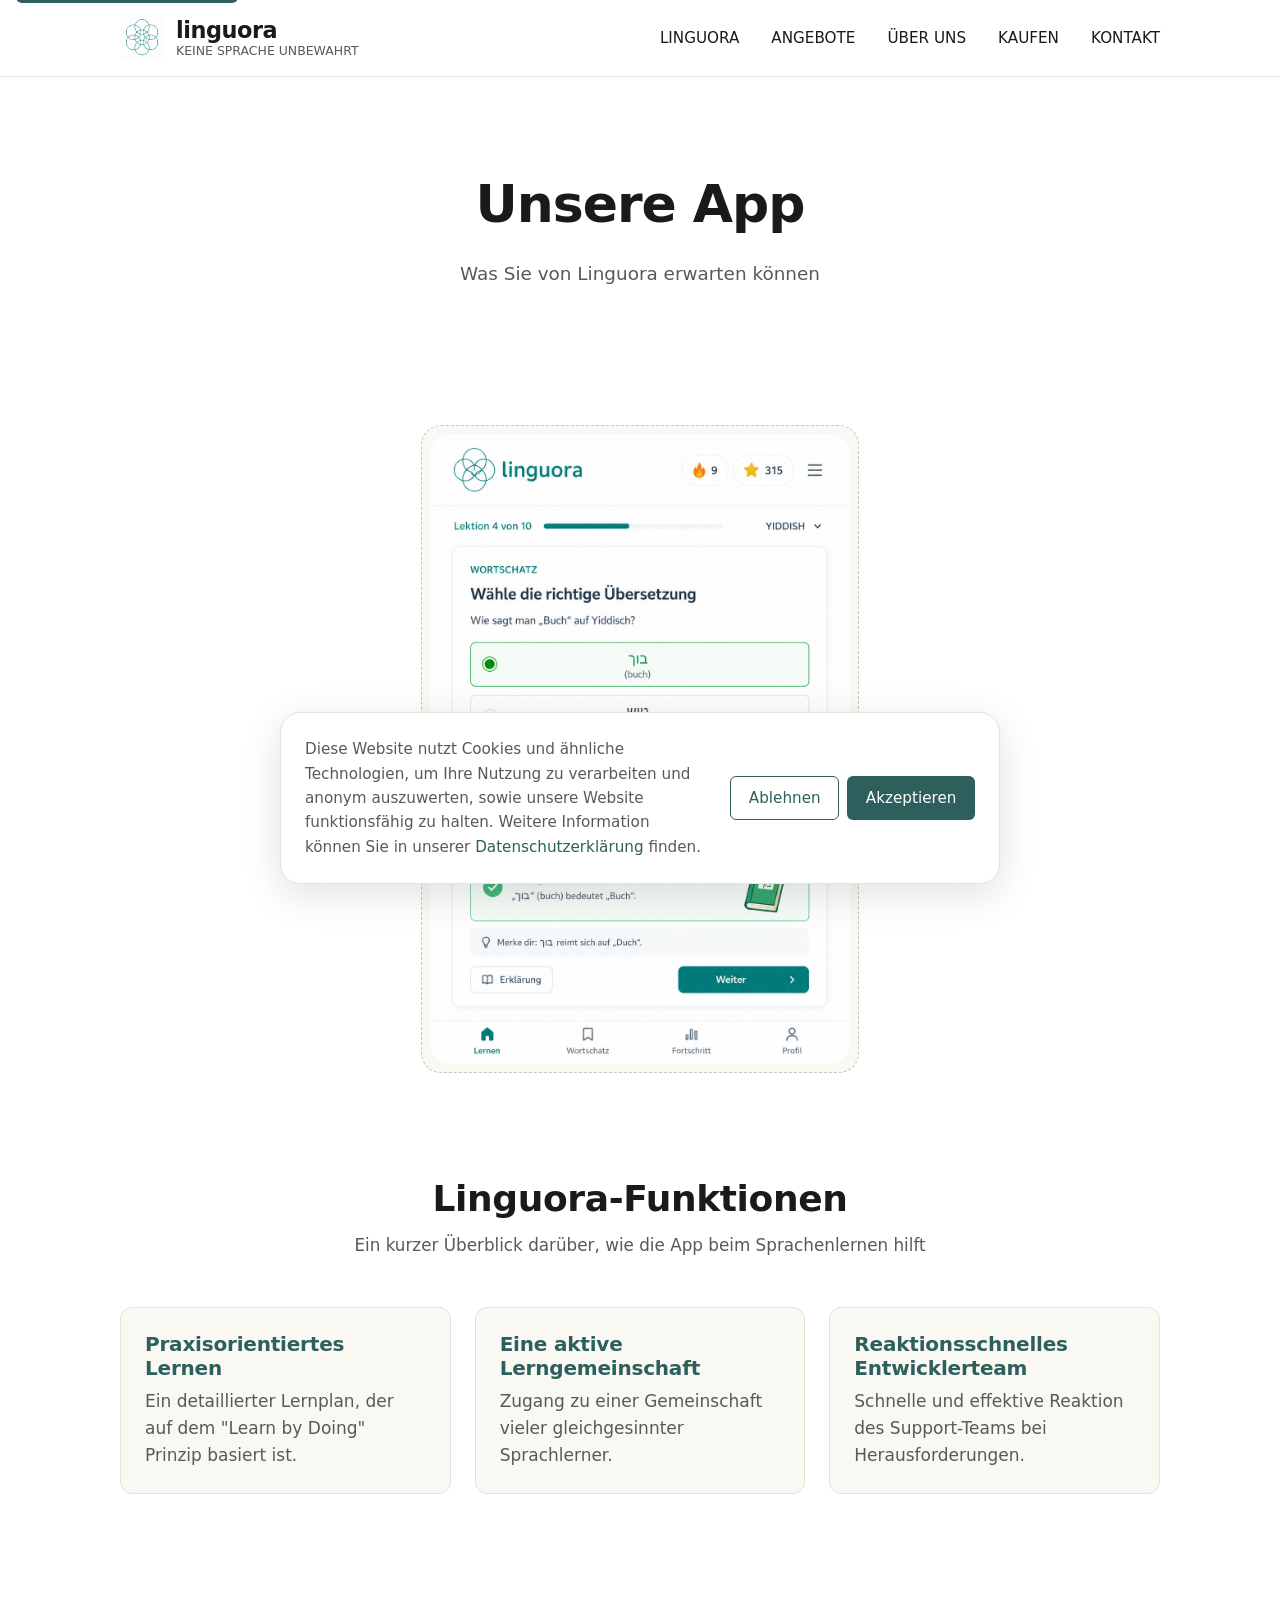
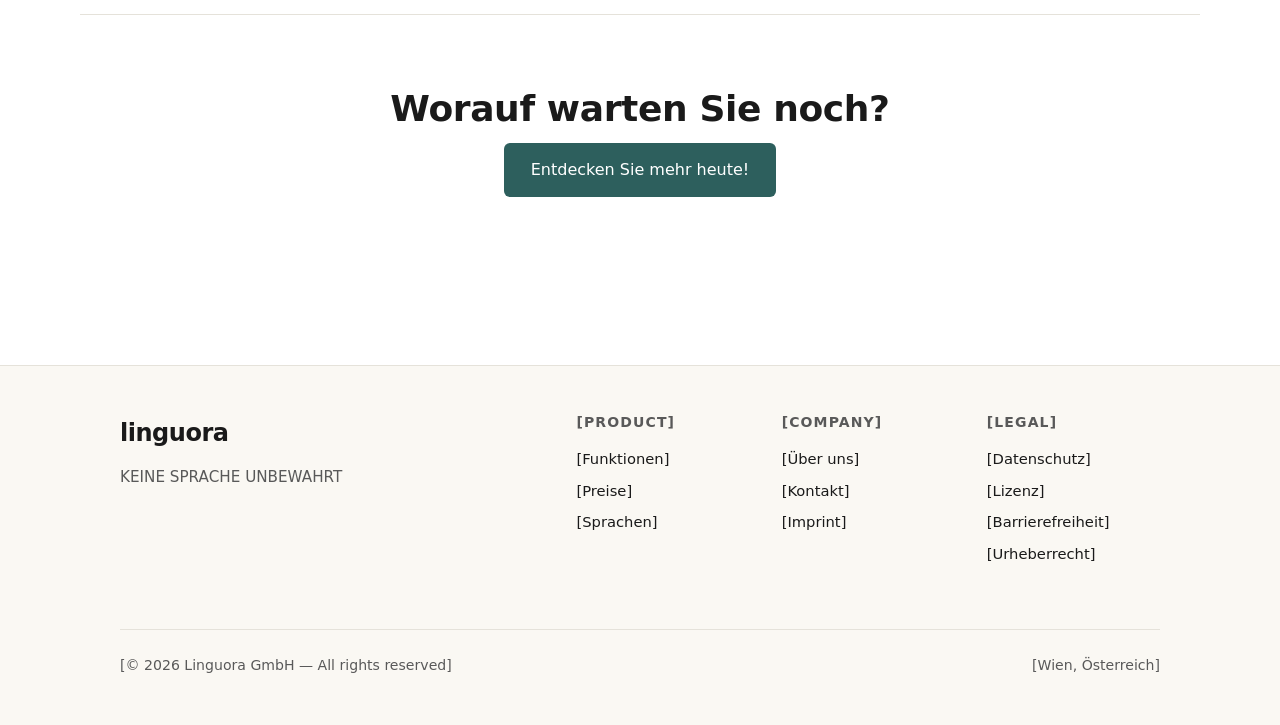
<file: product.html>
<!DOCTYPE html>
<html lang="en">
<head>
    <meta charset="UTF-8">
    <meta name="viewport" content="width=device-width, initial-scale=1.0">
    <title>Produkt</title>
    <link rel="stylesheet" href="style.css">
</head>
<body>
      <!-- Skip link for keyboard users -->
  <a class="skip-link" href="#main">[Skip to main content]</a>

  <!-- ============ HEADER ============ -->
  <header class="site-header">
    <div class="header-inner">
      <a href="index.html" class="brand" aria-label="linguora home">
        <div class="logo-slot" aria-hidden="true">
          <img src="assets/linguoraLogo.png" alt="">
        </div>
        <div class="brand-text">
          <span class="brand-name">linguora</span>
          <span class="brand-tagline">KEINE SPRACHE UNBEWAHRT</span>
        </div>
      </a>

      <nav class="primary-nav" aria-label="Primary">
        <a href="index.html">LINGUORA</a>
        <a href="product.html">ANGEBOTE</a>
        <a href="about.html">ÜBER UNS</a>
        <a href="buy.html">KAUFEN</a>
        <a href="contant.html">KONTAKT</a>
      </nav>
    </div>
  </header>
    <!-- ============ MAIN ============ -->
  <main id="main">

    <!-- Hero -->
    <section class="hero container" aria-labelledby="product-heading">
      <h1 id="product-heading">Unsere App</h1>
      <p class="hero-sub">Was Sie von Linguora erwarten können</p>
    </section>

    <!-- Mockup placeholder -->
    <section class="container">
      <div class="product-mockup" aria-label="App preview">
        <img src="assets/uiexample.png" alt="App screenshot">
      </div>
    </section>

    <!-- Features -->
    <section class="features container" aria-labelledby="features-heading">
      <header class="section-header">
        <h2 id="features-heading">Linguora-Funktionen</h2>
        <p class="section-sub">Ein kurzer Überblick darüber, wie die App beim Sprachenlernen hilft</p>
      </header>

      <div class="feature-grid">
        <article class="feature-card">
          <h3>Praxisorientiertes Lernen</h3>
          <p>Ein detaillierter Lernplan, der auf dem "Learn by Doing" Prinzip basiert ist.</p>
        </article>
        <article class="feature-card">
          <h3>Eine aktive Lerngemeinschaft</h3>
          <p>Zugang zu einer Gemeinschaft vieler gleichgesinnter Sprachlerner.</p>
        </article>
        <article class="feature-card">
          <h3>Reaktionsschnelles Entwicklerteam</h3>
          <p>Schnelle und effektive Reaktion des Support-Teams bei Herausforderungen.</p>
        </article>
      </div>
    </section>

    <!-- Final CTA -->
    <section class="cta-band container">
      <h2>Worauf warten Sie noch?</h2>
      <a href="buy.html" class="btn btn-primary">Entdecken Sie mehr heute!</a>
    </section>

  </main>

  <!-- ============ FOOTER ============ -->
  <footer class="site-footer">
    <div class="footer-inner">

      <div class="footer-brand">
        <span class="brand-name">linguora</span>
        <p class="footer-tagline">KEINE SPRACHE UNBEWAHRT</p>
      </div>

      <nav class="footer-nav" aria-label="Footer">
        <div class="footer-col">
          <h4>[Product]</h4>
          <a href="product.html">[Funktionen]</a>
          <a href="buy.html">[Preise]</a>
          <a href="index.html">[Sprachen]</a>
        </div>
        <div class="footer-col">
          <h4>[Company]</h4>
          <a href="about.html">[Über uns]</a>
          <a href="contant.html">[Kontakt]</a>
          <a href="imprint.html">[Imprint]</a>
        </div>
        <div class="footer-col">
          <h4>[Legal]</h4>
          <a href="privacy.html">[Datenschutz]</a>
          <a href="license.html">[Lizenz]</a>
          <a href="access.html">[Barrierefreiheit]</a>
          <a href="credits.html">[Urheberrecht]</a>
        </div>
      </nav>

      <div class="footer-meta">
        <p>[© 2026 Linguora GmbH — All rights reserved]</p>
        <p class="footer-address">[Wien, Österreich]</p>
      </div>

    </div>
  </footer>

<div id="cookie-banner" class="cookie-banner" role="dialog" aria-labelledby="cookie-title" hidden>
  <div class="cookie-content">
    <p id="cookie-title">Diese Website nutzt Cookies und ähnliche Technologien, um Ihre Nutzung zu verarbeiten und anonym auszuwerten, sowie unsere Website funktionsfähig zu halten. Weitere Information können Sie in unserer <a href="privacy.html">Datenschutzerklärung</a> finden.</p>
    <div class="cookie-actions">
      <button class="btn btn-secondary" data-cookie="reject">Ablehnen</button>
      <button class="btn btn-primary" data-cookie="accept">Akzeptieren</button>
    </div>
  </div>
</div>
    <script src="script.js"></script>
</body>
</html>
</file>
<file: style.css>
:root {
  /* Brand */
  --color-primary: #2D5F5D;
  --color-primary-dark: #1F4444;
  --color-primary-soft: #E5EFEE;

  /* Neutrals */
  --color-text: #1A1A1A;
  --color-text-muted: #595959;
  --color-text-subtle: #8A8A85;
  --color-bg: #FFFFFF;
  --color-bg-alt: #FAF8F3;
  --color-border: #E5E2DA;
  --color-border-strong: #C9C6BD;

  /* Status / accents */
  --color-warning: #B45309;

  /* Typography */
  --font-base: 'Manrope', system-ui, -apple-system, Segoe UI, sans-serif;

  /* Layout */
  --container-max: 1120px;
  --container-pad: clamp(1.25rem, 4vw, 2.5rem);

  /* Spacing scale */
  --space-1: 0.25rem;
  --space-2: 0.5rem;
  --space-3: 0.75rem;
  --space-4: 1rem;
  --space-5: 1.5rem;
  --space-6: 2rem;
  --space-8: 3rem;
  --space-10: 4.5rem;
  --space-12: 6rem;

  /* Radius */
  --radius-sm: 6px;
  --radius-md: 12px;
  --radius-lg: 20px;

  /* Misc */
  --transition-fast: 150ms ease;
  --transition-med: 300ms ease;
  --transition-slow: 500ms cubic-bezier(0.2, 0.8, 0.2, 1);
}

/* =========================================
   Reset / base
   ========================================= */

*, *::before, *::after { box-sizing: border-box; }

html { scroll-behavior: smooth; }

body {
  margin: 0;
  font-family: var(--font-base);
  font-weight: 400;
  font-size: 17px;
  line-height: 1.6;
  color: var(--color-text);
  background: var(--color-bg);
  -webkit-font-smoothing: antialiased;
  -moz-osx-font-smoothing: grayscale;
}

img, svg { display: block; max-width: 100%; }

button { font: inherit; cursor: pointer; }

a { color: var(--color-primary); text-decoration: none; }
a:hover { color: var(--color-primary-dark); }

h1, h2, h3, h4 { margin: 0; line-height: 1.2; font-weight: 600; letter-spacing: -0.01em; }
h1 { font-size: clamp(2rem, 4.5vw, 3.25rem); font-weight: 700; letter-spacing: -0.02em; }
h2 { font-size: clamp(1.5rem, 3vw, 2.25rem); }
h3 { font-size: 1.25rem; }
h4 { font-size: 0.875rem; text-transform: uppercase; letter-spacing: 0.08em; color: var(--color-text-muted); }

p { margin: 0; }

ul { list-style: none; padding: 0; margin: 0; }

/* =========================================
   Accessibility helpers
   ========================================= */

.skip-link {
  position: absolute;
  top: -40px;
  left: var(--space-4);
  background: var(--color-primary);
  color: #fff;
  padding: var(--space-2) var(--space-4);
  border-radius: var(--radius-sm);
  z-index: 100;
  transition: top var(--transition-fast);
}
.skip-link:focus { top: var(--space-4); color: #fff; }

:focus-visible {
  outline: 2px solid var(--color-primary);
  outline-offset: 3px;
  border-radius: 3px;
}

/* =========================================
   Layout — container
   ========================================= */

.container {
  width: 100%;
  max-width: var(--container-max);
  margin-inline: auto;
  padding-inline: var(--container-pad);
}

/* =========================================
   Header
   ========================================= */

.site-header {
  position: sticky;
  top: 0;
  z-index: 50;
  background: rgba(255, 255, 255, 0.92);
  backdrop-filter: saturate(180%) blur(10px);
  border-bottom: 1px solid var(--color-border);
}

.header-inner {
  width: 100%;
  max-width: var(--container-max);
  margin-inline: auto;
  padding: var(--space-4) var(--container-pad);
  display: flex;
  align-items: center;
  justify-content: space-between;
  gap: var(--space-6);
}

.brand {
  display: flex;
  align-items: center;
  gap: var(--space-3);
  text-decoration: none;
  color: var(--color-text);
}

.logo-slot {
  width: 44px;
  height: 44px;
  display: grid;
  place-items: center;
  flex-shrink: 0;
}

.brand-text {
  display: flex;
  flex-direction: column;
  line-height: 1.1;
}

.brand-name {
  font-size: 1.4rem;
  font-weight: 600;
  letter-spacing: -0.02em;
  color: var(--color-text);
}

.brand-tagline {
  font-size: 0.78rem;
  color: var(--color-text-muted);
  margin-top: 2px;
}

.primary-nav {
  display: flex;
  align-items: center;
  gap: var(--space-6);
}

.primary-nav a {
  color: var(--color-text);
  font-size: 0.95rem;
  font-weight: 500;
  transition: color var(--transition-fast);
}
.primary-nav a:hover { color: var(--color-primary); }

.nav-cta {
  background: var(--color-primary);
  color: #fff !important;
  padding: 0.55rem 1.1rem;
  border-radius: var(--radius-sm);
  transition: background var(--transition-fast);
}
.nav-cta:hover { background: var(--color-primary-dark); }

@media (max-width: 760px) {
  .header-inner { flex-direction: column; align-items: flex-start; gap: var(--space-3); }
  .primary-nav { flex-wrap: wrap; gap: var(--space-3) var(--space-4); width: 100%; }
}

/* =========================================
   Buttons
   ========================================= */

.btn {
  display: inline-block;
  padding: 0.85rem 1.6rem;
  border-radius: var(--radius-sm);
  font-weight: 500;
  font-size: 1rem;
  text-decoration: none;
  border: 1.5px solid transparent;
  transition: background var(--transition-fast), border-color var(--transition-fast), color var(--transition-fast), transform var(--transition-fast);
}

.btn-primary {
  background: var(--color-primary);
  color: #fff;
}
.btn-primary:hover { background: var(--color-primary-dark); color: #fff; transform: translateY(-1px); }

.btn-secondary {
  background: transparent;
  color: var(--color-primary);
  border-color: var(--color-primary);
}
.btn-secondary:hover { background: var(--color-primary-soft); }

/* =========================================
   Hero
   ========================================= */

.hero {
  padding-top: var(--space-12);
  padding-bottom: var(--space-10);
  text-align: center;
  max-width: 780px;
}

.hero h1 {
  margin-bottom: var(--space-5);
}

.hero-sub {
  font-size: 1.15rem;
  color: var(--color-text-muted);
  margin-bottom: var(--space-6);
  line-height: 1.6;
}

.hero-ctas {
  display: flex;
  gap: var(--space-3);
  justify-content: center;
  flex-wrap: wrap;
}

/* =========================================
   Sections — shared
   ========================================= */

.section-header {
  text-align: center;
  margin-bottom: var(--space-8);
  max-width: 640px;
  margin-inline: auto;
}

.section-header h2 { margin-bottom: var(--space-3); }

.section-sub {
  color: var(--color-text-muted);
  font-size: 1.05rem;
}

/* =========================================
   Languages carousel
   ========================================= */

.languages {
  padding-block: var(--space-10);
}

.carousel {
  position: relative;
  display: flex;
  align-items: stretch;
  gap: var(--space-3);
}

.carousel-viewport {
  flex: 1;
  overflow: hidden;
  border-radius: var(--radius-lg);
}

.carousel-track {
  display: flex;
  transition: transform var(--transition-slow);
  will-change: transform;
}

.language-card {
  flex: 0 0 100%;
  padding: clamp(2rem, 5vw, 3.5rem);
  background: var(--color-bg-alt);
  border: 1px solid var(--color-border);
  border-radius: var(--radius-lg);
  display: flex;
  flex-direction: column;
  gap: var(--space-4);
  min-height: 360px;
}

.card-script {
  font-size: clamp(2.5rem, 6vw, 4rem);
  font-weight: 300;
  color: var(--color-primary);
  line-height: 1;
  letter-spacing: -0.02em;
  margin-bottom: var(--space-2);
}

.card-name {
  font-size: 1.6rem;
  font-weight: 600;
}

.card-meta {
  font-size: 0.85rem;
  color: var(--color-text-muted);
  text-transform: uppercase;
  letter-spacing: 0.06em;
}

.card-desc {
  color: var(--color-text-muted);
  font-size: 1.02rem;
  max-width: 60ch;
  margin-top: var(--space-2);
}

.card-status {
  margin-top: auto;
  display: inline-flex;
  align-items: center;
  gap: var(--space-2);
  padding: 0.4rem 0.8rem;
  background: rgba(180, 83, 9, 0.08);
  border-radius: 999px;
  align-self: flex-start;
  font-size: 0.85rem;
  color: var(--color-warning);
  font-weight: 500;
}

.card-status-endangered {
  margin-top: auto;
  display: inline-flex;
  align-items: center;
  gap: var(--space-2);
  padding: 0.4rem 0.8rem;
  background: orange;
  border-radius: 999px;
  align-self: flex-start;
  font-size: 0.85rem;
  color: var(--color-warning);
  font-weight: 500;
}

.card-status-extinction {
  margin-top: auto;
  display: inline-flex;
  align-items: center;
  gap: var(--space-2);
  padding: 0.4rem 0.8rem;
  background: red;
  border-radius: 999px;
  align-self: flex-start;
  font-size: 0.85rem;
  color: var(--color-warning);
  font-weight: 500;
}

.status-dot {
  width: 8px;
  height: 8px;
  background: var(--color-warning);
  border-radius: 50%;
  flex-shrink: 0;
}

.carousel-btn {
  background: var(--color-bg);
  border: 1.5px solid var(--color-border);
  width: 48px;
  height: 48px;
  border-radius: 50%;
  color: var(--color-text);
  font-size: 1.2rem;
  align-self: center;
  flex-shrink: 0;
  transition: background var(--transition-fast), border-color var(--transition-fast), color var(--transition-fast);
}
.carousel-btn:hover {
  background: var(--color-primary);
  border-color: var(--color-primary);
  color: #fff;
}

.carousel-dots {
  display: flex;
  justify-content: center;
  gap: var(--space-2);
  margin-top: var(--space-5);
}

.carousel-dot {
  width: 9px;
  height: 9px;
  padding: 0;
  border: 0;
  border-radius: 50%;
  background: var(--color-border-strong);
  cursor: pointer;
  transition: background var(--transition-fast), transform var(--transition-fast);
}
.carousel-dot:hover { background: var(--color-text-muted); }
.carousel-dot.is-active {
  background: var(--color-primary);
  transform: scale(1.3);
}

@media (max-width: 600px) {
  .carousel { flex-direction: column; }
  .carousel-btn { display: none; }
  .language-card { min-height: 320px; }
}

/* =========================================
   Pricing
   ========================================= */

.pricing {
  padding-block: var(--space-10);
}

.pricing-grid {
  display: grid;
  grid-template-columns: repeat(auto-fit, minmax(260px, 1fr));
  gap: var(--space-5);
}

.pricing-card {
  position: relative;
  background: var(--color-bg);
  border: 1.5px solid var(--color-border);
  border-radius: var(--radius-lg);
  padding: var(--space-6);
  display: flex;
  flex-direction: column;
  gap: var(--space-4);
  transition: border-color var(--transition-fast), transform var(--transition-fast);
}
.pricing-card:hover {
  border-color: var(--color-primary);
  transform: translateY(-3px);
}

.pricing-card.is-featured {
  border-color: var(--color-primary);
  background: var(--color-primary-soft);
}

.featured-badge {
  position: absolute;
  top: -12px;
  left: 50%;
  transform: translateX(-50%);
  background: var(--color-primary);
  color: #fff;
  font-size: 0.75rem;
  font-weight: 600;
  text-transform: uppercase;
  letter-spacing: 0.08em;
  padding: 0.3rem 0.9rem;
  border-radius: 999px;
}

.tier-name {
  font-size: 1.2rem;
  color: var(--color-text);
}

.tier-price {
  display: flex;
  align-items: baseline;
  gap: var(--space-2);
}

.price-amount {
  font-size: 2.2rem;
  font-weight: 700;
  color: var(--color-text);
  letter-spacing: -0.02em;
}

.price-period {
  font-size: 0.95rem;
  color: var(--color-text-muted);
}

.tier-desc {
  color: var(--color-text-muted);
  font-size: 0.95rem;
}

.tier-features {
  display: flex;
  flex-direction: column;
  gap: var(--space-2);
  border-top: 1px solid var(--color-border);
  padding-top: var(--space-4);
  margin-top: var(--space-2);
}

.tier-features li {
  position: relative;
  padding-left: 1.4rem;
  color: var(--color-text);
  font-size: 0.95rem;
}
.tier-features li::before {
  content: '✓';
  position: absolute;
  left: 0;
  top: 0;
  color: var(--color-primary);
  font-weight: 600;
}

.tier-cta { margin-top: auto; text-align: center; }

/* =========================================
   Footer
   ========================================= */

.site-footer {
  margin-top: var(--space-12);
  background: var(--color-bg-alt);
  border-top: 1px solid var(--color-border);
  padding-block: var(--space-8);
}

.footer-inner {
  width: 100%;
  max-width: var(--container-max);
  margin-inline: auto;
  padding-inline: var(--container-pad);
  display: grid;
  grid-template-columns: 1.4fr 2fr;
  gap: var(--space-8);
}

.footer-brand .brand-name {
  display: block;
  font-size: 1.5rem;
  margin-bottom: var(--space-3);
}

.footer-tagline {
  color: var(--color-text-muted);
  font-size: 0.95rem;
  max-width: 30ch;
}

.footer-nav {
  display: grid;
  grid-template-columns: repeat(3, 1fr);
  gap: var(--space-6);
}

.footer-col {
  display: flex;
  flex-direction: column;
  gap: var(--space-2);
}

.footer-col h4 { margin-bottom: var(--space-2); }

.footer-col a {
  color: var(--color-text);
  font-size: 0.92rem;
  transition: color var(--transition-fast);
}
.footer-col a:hover { color: var(--color-primary); }

.footer-meta {
  grid-column: 1 / -1;
  margin-top: var(--space-4);
  padding-top: var(--space-5);
  border-top: 1px solid var(--color-border);
  display: flex;
  justify-content: space-between;
  flex-wrap: wrap;
  gap: var(--space-3);
  color: var(--color-text-muted);
  font-size: 0.88rem;
}

@media (max-width: 760px) {
  .footer-inner { grid-template-columns: 1fr; }
  .footer-nav { grid-template-columns: repeat(2, 1fr); }
}

@media (max-width: 480px) {
  .footer-nav { grid-template-columns: 1fr; }
}

/* =========================================
   Reduced motion
   ========================================= */

@media (prefers-reduced-motion: reduce) {
  *, *::before, *::after {
    animation-duration: 0.01ms !important;
    transition-duration: 0.01ms !important;
    scroll-behavior: auto !important;
  }
}

/* Product page */
.product-mockup {
  background: var(--color-bg-alt);
  border: 1px dashed var(--color-border-strong);
  border-radius: var(--radius-lg);
  display: grid;
  place-items: center;
  color: var(--color-text-subtle);
  margin-block: var(--space-6);
  width: fit-content;
  margin-inline: auto;
  padding: var(--space-2);
}

.product-mockup img {
  display: block;
  max-width: 100%;
  max-height: 630px;
  object-fit: contain;
  border-radius: var(--radius-lg);
}

.features { padding-block: var(--space-10); }

.feature-grid {
  display: grid;
  grid-template-columns: repeat(auto-fit, minmax(240px, 1fr));
  gap: var(--space-5);
}

.feature-card {
  padding: var(--space-5);
  background: var(--color-bg-alt);
  border: 1px solid var(--color-border);
  border-radius: var(--radius-md);
}
.feature-card h3 { color: var(--color-primary); margin-bottom: var(--space-2); }
.feature-card p { color: var(--color-text-muted); }

.cta-band {
  text-align: center;
  padding-block: var(--space-10);
  border-top: 1px solid var(--color-border);
  margin-top: var(--space-8);
}
.cta-band h2 { margin-bottom: var(--space-3); }
.cta-band p { color: var(--color-text-muted); margin-bottom: var(--space-5); }

/* Buy page */
.buy-container { padding-block: var(--space-10); }
.buy-container h1 { margin-bottom: var(--space-8); }

.buy-layout {
  display: grid;
  grid-template-columns: 1fr 320px;
  gap: var(--space-8);
  align-items: start;
}
@media (max-width: 760px) { .buy-layout { grid-template-columns: 1fr; } }

.buy-form { display: flex; flex-direction: column; gap: var(--space-5); }

.buy-form fieldset {
  margin: 0;
  padding: var(--space-5);
  border: 1px solid var(--color-border);
  border-radius: var(--radius-md);
  display: flex;
  flex-direction: column;
  gap: var(--space-4);
}
.buy-form legend { padding-inline: var(--space-3); font-weight: 600; }

.form-group { display: flex; flex-direction: column; gap: var(--space-2); }
.form-row { display: grid; grid-template-columns: 1fr 1fr; gap: var(--space-4); }
.form-group label { font-size: 0.9rem; font-weight: 500; }

.form-group input {
  padding: 0.7rem 0.9rem;
  border: 1.5px solid var(--color-border);
  border-radius: var(--radius-sm);
  font: inherit;
  background: var(--color-bg);
  color: var(--color-text);
}
.form-group input:focus {
  outline: none;
  border-color: var(--color-primary);
  box-shadow: 0 0 0 3px var(--color-primary-soft);
}

.checkbox-group { display: flex; align-items: flex-start; gap: var(--space-3); }
.checkbox-group input { width: 18px; height: 18px; margin-top: 0.2rem; flex-shrink: 0; accent-color: var(--color-primary); }
.checkbox-group label { color: var(--color-text-muted); }

.buy-submit { align-self: flex-start; }

.order-summary {
  padding: var(--space-5);
  background: var(--color-bg-alt);
  border: 1px solid var(--color-border);
  border-radius: var(--radius-md);
  position: sticky;
  top: 6rem;
}
.order-summary h2 { font-size: 1.1rem; margin-bottom: var(--space-4); }

.order-line, .order-total { display: flex; justify-content: space-between; padding: var(--space-2) 0; }
.order-line { color: var(--color-text-muted); font-size: 0.95rem; }
.order-total { padding-top: var(--space-3); margin-top: var(--space-3); border-top: 1px solid var(--color-border); font-weight: 600; font-size: 1.1rem; }

.buy-success {
  text-align: center;
  padding: var(--space-10) var(--space-5);
  background: var(--color-primary-soft);
  border-radius: var(--radius-lg);
}
.buy-success h2 { color: var(--color-primary); margin-bottom: var(--space-3); }
.buy-success p { color: var(--color-text-muted); margin-bottom: var(--space-6); }

/* Cookie banner */
.cookie-banner {
  position: fixed;
  bottom: var(--space-4);
  left: 50%;
  transform: translateX(-50%);
  width: calc(100% - var(--space-4) * 2);
  max-width: 720px;
  padding: var(--space-5);
  background: var(--color-bg);
  border: 1px solid var(--color-border);
  border-radius: var(--radius-lg);
  box-shadow: 0 10px 40px rgba(0,0,0,0.12);
  z-index: 60;
}
.cookie-content { display: flex; align-items: center; gap: var(--space-5); flex-wrap: wrap; }
.cookie-content p { flex: 1; min-width: 240px; color: var(--color-text-muted); font-size: 0.95rem; margin: 0; }
.cookie-actions { display: flex; gap: var(--space-2); }
.cookie-actions .btn { padding: 0.55rem 1.1rem; font-size: 0.95rem; }
@media (max-width: 480px) {
  .cookie-actions { width: 100%; }
  .cookie-actions .btn { flex: 1; text-align: center; }
}

/* Imprint page */
.imprint-container { padding-block: var(--space-10); }

.imprint-list {
  display: grid;
  grid-template-columns: minmax(180px, 260px) 1fr;
  gap: var(--space-3) var(--space-5);
  margin-block: var(--space-6);
  padding-block: var(--space-5);
  border-top: 1px solid var(--color-border);
  border-bottom: 1px solid var(--color-border);
}
.imprint-list dt { font-weight: 500; color: var(--color-text-muted); font-size: 0.95rem; }
.imprint-list dd { margin: 0; color: var(--color-text); }
.imprint-list dd a { color: var(--color-primary); }

@media (max-width: 600px) {
  .imprint-list { grid-template-columns: 1fr; gap: var(--space-1); }
  .imprint-list dt { padding-top: var(--space-3); font-size: 0.8rem; text-transform: uppercase; letter-spacing: 0.06em; }
}

.imprint-section { margin-block: var(--space-6); }
.imprint-section h2 { font-size: 1.2rem; margin-bottom: var(--space-3); }
.imprint-section p { color: var(--color-text-muted); line-height: 1.7; }

.imprint-meta { color: var(--color-text-subtle); font-size: 0.9rem; margin-top: var(--space-8); font-style: italic; }

/* Long-form legal text */
.privacy-container { padding-block: var(--space-10); }

.legal-content { max-width: 75ch; }

.legal-content h2 {
  font-size: 1.5rem;
  margin-top: var(--space-8);
  margin-bottom: var(--space-4);
  padding-top: var(--space-5);
  border-top: 1px solid var(--color-border);
}
.legal-content h2:first-child { margin-top: 0; padding-top: 0; border-top: none; }
.legal-content h3 { font-size: 1.15rem; margin-top: var(--space-5); margin-bottom: var(--space-3); }
.legal-content h4 { font-size: 1rem; font-weight: 600; margin-top: var(--space-4); margin-bottom: var(--space-2); color: var(--color-text); text-transform: none; letter-spacing: 0; }
.legal-content p { margin: 0 0 var(--space-3); color: var(--color-text); line-height: 1.7; }
.legal-content a { color: var(--color-primary); text-decoration: underline; }
.legal-content ul { margin: var(--space-3) 0; padding-left: var(--space-5); list-style: disc; }
.legal-content li { margin-bottom: var(--space-2); line-height: 1.7; }
.legal-content strong { font-weight: 600; }

.legal-meta { color: var(--color-text-subtle); font-size: 0.9rem; margin-top: var(--space-8); font-style: italic; }

/* About page */
.about-container { padding-block: var(--space-10); }

.about-story { max-width: 75ch; margin-block: var(--space-8); }
.about-story p { margin-bottom: var(--space-4); line-height: 1.7; color: var(--color-text-muted); }

.about-trademarks { margin-block: var(--space-12); }

.trademark {
  display: grid;
  grid-template-columns: 260px 1fr;
  gap: var(--space-8);
  align-items: center;
  padding-block: var(--space-6);
  border-bottom: 1px solid var(--color-border);
}
.trademark:last-of-type { border-bottom: none; }
@media (max-width: 760px) {
  .trademark { grid-template-columns: 1fr; gap: var(--space-4); }
}

.trademark-visual {
  display: grid;
  place-items: center;
  aspect-ratio: 1;
  background: var(--color-bg-alt);
  border: 1px solid var(--color-border);
  border-radius: var(--radius-lg);
  padding: var(--space-4);
}

.wordmark-display {
  font-size: 2.4rem;
  font-weight: 500;
  color: var(--color-primary);
  letter-spacing: -0.02em;
}

.bildmarke-placeholder {
  color: var(--color-text-subtle);
  font-size: 0.85rem;
}

.farbmarke-visual { flex-direction: column; gap: var(--space-3); }
.color-swatch {
  width: 65%;
  aspect-ratio: 1;
  background: var(--color-primary);
  border-radius: var(--radius-md);
}
.hex-code {
  font-family: ui-monospace, "SF Mono", Menlo, monospace;
  font-size: 0.95rem;
  color: var(--color-text-muted);
  margin-top: var(--space-2);
}

.trademark-type {
  display: inline-block;
  font-size: 0.8rem;
  font-weight: 600;
  letter-spacing: 0.1em;
  text-transform: uppercase;
  color: var(--color-primary);
  margin-bottom: var(--space-2);
}
.trademark-info h3 { margin-bottom: var(--space-3); }
.trademark-info p { color: var(--color-text-muted); line-height: 1.7; }

.about-classification { margin-block: var(--space-10); }
.nice-classes {
  display: flex;
  flex-direction: column;
  gap: var(--space-3);
  margin-top: var(--space-4);
}
.nice-classes li {
  display: grid;
  grid-template-columns: 100px 1fr;
  gap: var(--space-4);
  padding: var(--space-4);
  background: var(--color-bg-alt);
  border: 1px solid var(--color-border);
  border-radius: var(--radius-md);
}
.nice-classes strong { color: var(--color-primary); }
.nice-classes span { color: var(--color-text-muted); }

/* Credits page */
.credits-container { padding-block: var(--space-10); }
.credits-section { margin-block: var(--space-8); }
.credits-section h2 { margin-bottom: var(--space-4); }

.credits-table {
  width: 100%;
  border-collapse: collapse;
  font-size: 0.95rem;
}
.credits-table th, .credits-table td {
  padding: var(--space-3);
  text-align: left;
  border-bottom: 1px solid var(--color-border);
  vertical-align: top;
}
.credits-table th {
  background: var(--color-bg-alt);
  font-weight: 600;
  font-size: 0.8rem;
  text-transform: uppercase;
  letter-spacing: 0.06em;
  color: var(--color-text);
}
.credits-table td { color: var(--color-text-muted); }
.credits-table a { color: var(--color-primary); }

@media (max-width: 600px) {
  .credits-table { font-size: 0.85rem; }
  .credits-table th, .credits-table td { padding: var(--space-2); }
}

/* Contact page */
.contact-container { padding-block: var(--space-10); }

.contact-grid {
  display: grid;
  grid-template-columns: 1fr 320px;
  gap: var(--space-8);
  align-items: start;
}
@media (max-width: 760px) { .contact-grid { grid-template-columns: 1fr; } }

.contact-form { display: flex; flex-direction: column; gap: var(--space-4); }

.form-group select,
.form-group textarea {
  padding: 0.7rem 0.9rem;
  border: 1.5px solid var(--color-border);
  border-radius: var(--radius-sm);
  font: inherit;
  background: var(--color-bg);
  color: var(--color-text);
}
.form-group textarea { resize: vertical; min-height: 120px; }
.form-group select:focus,
.form-group textarea:focus {
  outline: none;
  border-color: var(--color-primary);
  box-shadow: 0 0 0 3px var(--color-primary-soft);
}

.contact-info {
  padding: var(--space-5);
  background: var(--color-bg-alt);
  border: 1px solid var(--color-border);
  border-radius: var(--radius-md);
  display: flex;
  flex-direction: column;
  gap: var(--space-4);
}
.contact-info h2 { font-size: 1.1rem; margin-bottom: var(--space-2); }
.contact-item h3 { font-size: 0.85rem; text-transform: uppercase; letter-spacing: 0.06em; color: var(--color-text-muted); margin-bottom: var(--space-1); }
.contact-item p { color: var(--color-text); line-height: 1.5; margin: 0; }

.ai-disclosure-list {
  list-style: none;
  padding: 0;
  margin: var(--space-4) 0;
  display: flex;
  flex-direction: column;
  gap: var(--space-3);
}
.ai-disclosure-list li {
  padding: var(--space-4);
  background: var(--color-bg-alt);
  border-left: 3px solid var(--color-primary);
  border-radius: var(--radius-sm);
  line-height: 1.7;
}
.ai-disclosure-list strong { color: var(--color-primary); }
</file>
